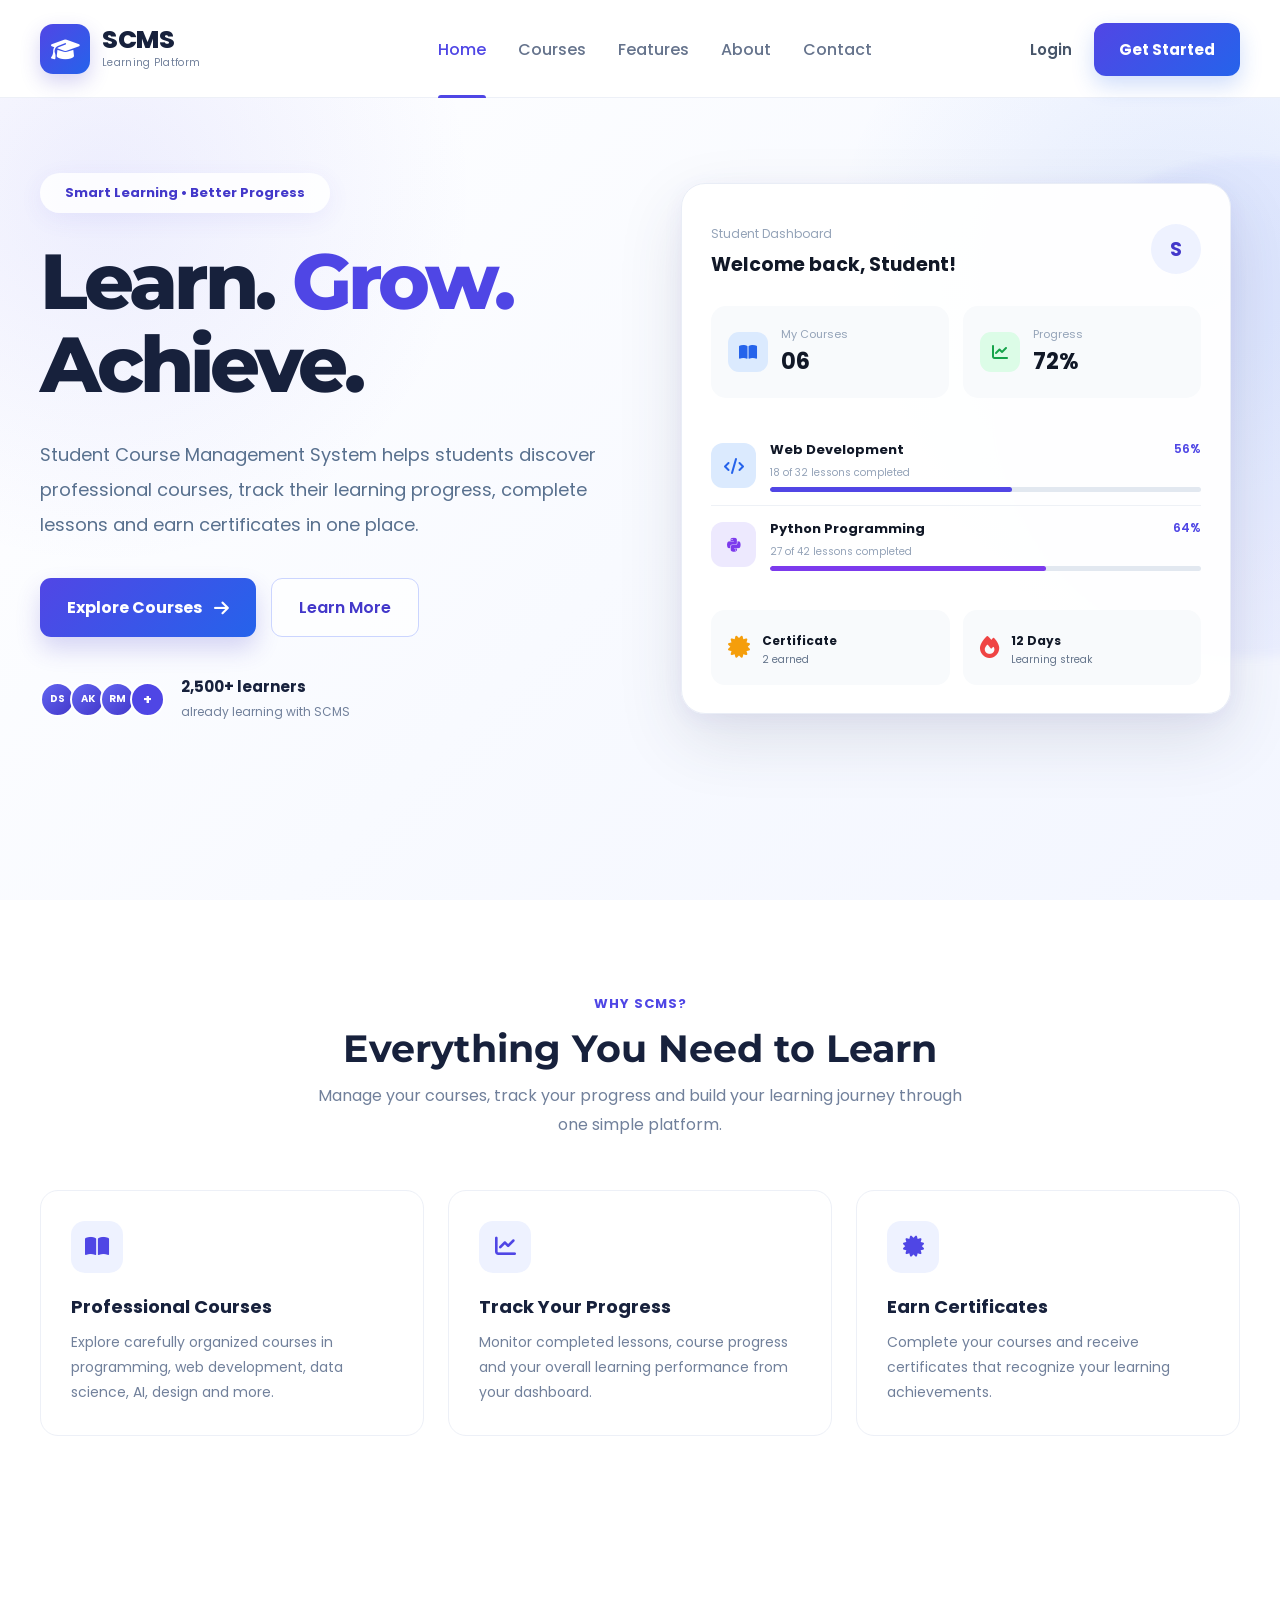
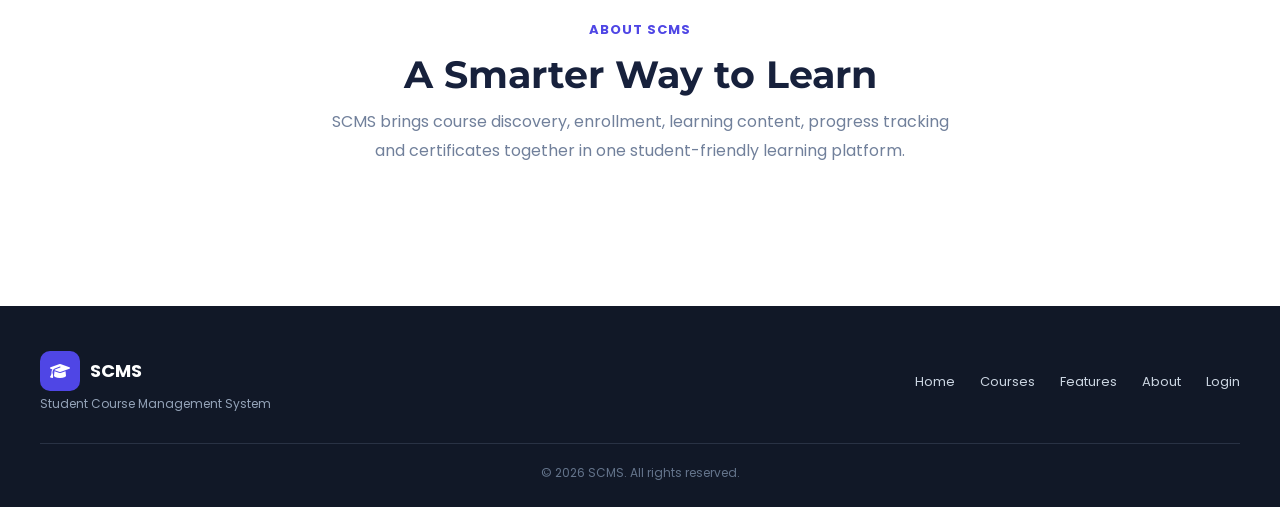
<file: index.html>
<!DOCTYPE html>
<html lang="en">
<head>
    <meta charset="UTF-8">
    <meta name="viewport" content="width=device-width, initial-scale=1.0">

    <title>SCMS | Student Course Management System</title>

    <link rel="preconnect" href="https://fonts.googleapis.com">
    <link rel="preconnect" href="https://fonts.gstatic.com" crossorigin>
    <link href="https://fonts.googleapis.com/css2?family=Montserrat:wght@500;600;700;800&family=Poppins:wght@400;500;600;700;800&display=swap" rel="stylesheet">

    <link rel="stylesheet"
          href="https://cdnjs.cloudflare.com/ajax/libs/font-awesome/6.5.2/css/all.min.css">

    <style>
        * {
            margin: 0;
            padding: 0;
            box-sizing: border-box;
        }

        html {
            scroll-behavior: smooth;
        }

        body {
            font-family: "Poppins", sans-serif;
            color: #17213c;
            background: #ffffff;
        }

        a {
            text-decoration: none;
            color: inherit;
        }

        button {
            font-family: inherit;
        }

        /* NAVBAR */

        .navbar {
            height: 98px;
            width: 100%;
            display: flex;
            align-items: center;
            border-bottom: 1px solid #edf0f7;
            background: rgba(255, 255, 255, 0.96);
            position: relative;
            z-index: 1000;
        }

        .nav-container {
            width: 1200px;
            max-width: calc(100% - 60px);
            margin: auto;
            display: flex;
            align-items: center;
            justify-content: space-between;
        }

        .brand {
            display: flex;
            align-items: center;
            gap: 12px;
        }

        .brand-icon {
            width: 50px;
            height: 50px;
            border-radius: 13px;
            background: linear-gradient(135deg, #5146e5, #2563eb);
            display: flex;
            align-items: center;
            justify-content: center;
            color: white;
            font-size: 23px;
            box-shadow: 0 8px 20px rgba(67, 56, 202, 0.22);
        }

        .brand-text h2 {
            font-size: 25px;
            font-weight: 800;
            line-height: 25px;
            letter-spacing: -0.5px;
        }

        .brand-text span {
            display: block;
            color: #71809b;
            font-size: 10px;
            margin-top: 3px;
            letter-spacing: 0.3px;
        }

        .nav-links {
            display: flex;
            align-items: center;
            gap: 32px;
            margin-left: 80px;
        }

        .nav-links a {
            height: 98px;
            display: flex;
            align-items: center;
            color: #65738c;
            font-size: 16px;
            font-weight: 500;
            position: relative;
            transition: 0.25s;
        }

        .nav-links a:hover,
        .nav-links a.active {
            color: #4f46e5;
        }

        .nav-links a.active::after {
            content: "";
            position: absolute;
            bottom: 0;
            left: 0;
            right: 0;
            height: 3px;
            background: #4f46e5;
            border-radius: 3px 3px 0 0;
        }

        .nav-actions {
            display: flex;
            align-items: center;
            gap: 22px;
        }

        .login-link {
            color: #475569;
            font-weight: 600;
            font-size: 15px;
        }

        .login-link:hover {
            color: #4f46e5;
        }

        .get-started {
            padding: 15px 25px;
            border-radius: 12px;
            color: white;
            background: linear-gradient(135deg, #5146e5, #2563eb);
            font-size: 15px;
            font-weight: 700;
            box-shadow: 0 9px 22px rgba(37, 99, 235, 0.22);
            transition: 0.25s;
        }

        .get-started:hover {
            transform: translateY(-2px);
            box-shadow: 0 13px 28px rgba(37, 99, 235, 0.3);
        }

        .mobile-menu {
            display: none;
            border: none;
            background: transparent;
            font-size: 23px;
            color: #334155;
            cursor: pointer;
        }

        /* HERO */

        .hero {
            min-height: calc(100vh - 98px);
            padding: 75px 0 85px;
            position: relative;
            overflow: hidden;
            background:
                radial-gradient(circle at 8% 12%, rgba(99, 102, 241, 0.11), transparent 27%),
                radial-gradient(circle at 94% 23%, rgba(37, 99, 235, 0.11), transparent 28%),
                linear-gradient(135deg, #ffffff 0%, #f8faff 52%, #f3f6ff 100%);
        }

        .hero::before {
            content: "";
            position: absolute;
            width: 500px;
            height: 500px;
            right: -220px;
            top: 60px;
            border-radius: 50%;
            background: rgba(129, 140, 248, 0.07);
            filter: blur(5px);
        }

        .hero-container {
            width: 1200px;
            max-width: calc(100% - 60px);
            margin: auto;
            display: grid;
            grid-template-columns: 1fr 1fr;
            align-items: center;
            gap: 65px;
        }

        .hero-left {
            position: relative;
            z-index: 2;
        }

        .hero-badge {
            display: inline-flex;
            align-items: center;
            padding: 10px 25px;
            border-radius: 30px;
            background: rgba(255, 255, 255, 0.85);
            color: #4338ca;
            font-size: 13px;
            font-weight: 700;
            box-shadow: 0 6px 25px rgba(79, 70, 229, 0.07);
            margin-bottom: 27px;
        }

        .hero-title {
            font-family: "Montserrat", sans-serif;
            font-size: 78px;
            line-height: 1.07;
            letter-spacing: -4px;
            font-weight: 800;
            color: #17213c;
            margin-bottom: 30px;
        }

        .hero-title .blue {
            color: #4f46e5;
        }

        .hero-description {
            max-width: 640px;
            color: #58708e;
            font-size: 18px;
            line-height: 1.95;
            margin-bottom: 36px;
        }

        .hero-buttons {
            display: flex;
            gap: 15px;
            align-items: center;
            margin-bottom: 38px;
        }

        .primary-btn {
            display: inline-flex;
            align-items: center;
            gap: 12px;
            padding: 17px 27px;
            border-radius: 11px;
            background: linear-gradient(135deg, #5146e5, #2563eb);
            color: white;
            font-size: 16px;
            font-weight: 700;
            box-shadow: 0 12px 24px rgba(67, 56, 202, 0.2);
            transition: 0.25s;
        }

        .primary-btn:hover {
            transform: translateY(-2px);
            box-shadow: 0 17px 30px rgba(67, 56, 202, 0.27);
        }

        .primary-btn i {
            font-size: 17px;
        }

        .secondary-btn {
            display: inline-flex;
            align-items: center;
            padding: 16px 27px;
            border-radius: 11px;
            border: 1px solid #cbd5ff;
            background: rgba(255, 255, 255, 0.7);
            color: #4338ca;
            font-size: 16px;
            font-weight: 600;
            transition: 0.25s;
        }

        .secondary-btn:hover {
            background: white;
            border-color: #6366f1;
            transform: translateY(-2px);
        }

        /* LEARNERS */

        .learners {
            display: flex;
            align-items: center;
            gap: 16px;
        }

        .avatars {
            display: flex;
            align-items: center;
        }

        .avatar {
            width: 35px;
            height: 35px;
            border-radius: 50%;
            margin-left: -5px;
            border: 2px solid white;
            background: linear-gradient(135deg, #6366f1, #4338ca);
            display: flex;
            align-items: center;
            justify-content: center;
            color: white;
            font-size: 10px;
            font-weight: 700;
        }

        .avatar:first-child {
            margin-left: 0;
        }

        .avatar.plus {
            background: #4f46e5;
            font-size: 14px;
        }

        .learner-text strong {
            display: block;
            color: #17213c;
            font-size: 15px;
        }

        .learner-text span {
            color: #71809b;
            font-size: 12px;
        }

        /* DASHBOARD PREVIEW */

        .hero-right {
            position: relative;
            min-height: 550px;
            display: flex;
            align-items: center;
            justify-content: center;
        }

        .dashboard-card {
            width: 550px;
            min-height: 505px;
            background: rgba(255, 255, 255, 0.96);
            border: 1px solid #e9edf6;
            border-radius: 24px;
            padding: 36px 29px 28px;
            box-shadow:
                0 25px 65px rgba(51, 65, 85, 0.13),
                0 5px 20px rgba(79, 70, 229, 0.06);
            position: relative;
            z-index: 2;
        }

        .dashboard-top {
            display: flex;
            justify-content: space-between;
            align-items: center;
            margin-bottom: 27px;
        }

        .welcome small {
            color: #94a3b8;
            font-size: 12px;
        }

        .welcome h3 {
            font-size: 19px;
            margin-top: 5px;
            color: #111827;
        }

        .student-avatar {
            width: 50px;
            height: 50px;
            border-radius: 50%;
            background: #eef2ff;
            color: #4338ca;
            display: flex;
            justify-content: center;
            align-items: center;
            font-size: 19px;
            font-weight: 700;
        }

        .dashboard-stats {
            display: grid;
            grid-template-columns: 1fr 1fr;
            gap: 14px;
            margin-bottom: 20px;
        }

        .dash-stat {
            padding: 20px 17px;
            border-radius: 15px;
            background: #f8fafc;
            display: flex;
            align-items: center;
            gap: 13px;
        }

        .stat-icon {
            width: 40px;
            height: 40px;
            border-radius: 11px;
            display: flex;
            justify-content: center;
            align-items: center;
            background: #dbeafe;
            color: #2563eb;
        }

        .stat-icon.green {
            background: #dcfce7;
            color: #16a34a;
        }

        .dash-stat small {
            display: block;
            color: #94a3b8;
            font-size: 11px;
            margin-bottom: 2px;
        }

        .dash-stat strong {
            font-size: 22px;
            color: #111827;
        }

        /* COURSE PROGRESS */

        .course-progress {
            padding: 9px 0;
        }

        .course-row {
            display: flex;
            align-items: center;
            gap: 14px;
            padding: 13px 0;
            border-bottom: 1px solid #eef1f6;
        }

        .course-row:last-child {
            border-bottom: none;
        }

        .course-icon {
            width: 45px;
            height: 45px;
            border-radius: 12px;
            display: flex;
            align-items: center;
            justify-content: center;
            background: #dbeafe;
            color: #2563eb;
            flex-shrink: 0;
        }

        .course-icon.python {
            background: #ede9fe;
            color: #7c3aed;
        }

        .course-info {
            flex: 1;
            min-width: 0;
        }

        .course-name {
            display: flex;
            justify-content: space-between;
            margin-bottom: 5px;
        }

        .course-name strong {
            font-size: 13px;
            color: #111827;
        }

        .course-name span {
            color: #4f46e5;
            font-size: 12px;
            font-weight: 600;
        }

        .lesson-text {
            font-size: 10px;
            color: #94a3b8;
            margin-bottom: 6px;
        }

        .progress-track {
            height: 5px;
            border-radius: 10px;
            background: #e2e8f0;
            overflow: hidden;
        }

        .progress-fill {
            height: 100%;
            border-radius: 10px;
            background: #5146e5;
        }

        .progress-fill.python {
            background: #7c3aed;
        }

        /* DASHBOARD BOTTOM */

        .dashboard-bottom {
            display: grid;
            grid-template-columns: 1fr 1fr;
            gap: 13px;
            margin-top: 17px;
        }

        .mini-stat {
            background: #f8fafc;
            padding: 17px;
            border-radius: 14px;
            display: flex;
            align-items: center;
            gap: 12px;
        }

        .mini-icon {
            font-size: 22px;
            color: #f59e0b;
        }

        .mini-icon.fire {
            color: #ef4444;
        }

        .mini-stat small {
            display: block;
            color: #64748b;
            font-size: 10px;
        }

        .mini-stat strong {
            font-size: 12px;
            color: #111827;
        }

        /* FLOATING NOTIFICATIONS */

        .floating-card {
            position: absolute;
            background: white;
            border-radius: 15px;
            padding: 14px 18px;
            display: flex;
            align-items: center;
            gap: 13px;
            box-shadow: 0 15px 35px rgba(30, 41, 59, 0.14);
            z-index: 4;
        }

        .floating-card.completed {
            top: 72px;
            left: -10px;
        }

        .floating-card.achievement {
            right: -20px;
            bottom: 65px;
        }

        .floating-icon {
            width: 37px;
            height: 37px;
            border-radius: 50%;
            display: flex;
            justify-content: center;
            align-items: center;
            background: #dcfce7;
            color: #16a34a;
        }

        .achievement .floating-icon {
            background: #fff7ed;
            color: #f59e0b;
        }

        .floating-text strong {
            display: block;
            color: #111827;
            font-size: 11px;
        }

        .floating-text span {
            display: block;
            color: #94a3b8;
            font-size: 10px;
            margin-top: 3px;
        }

        /* FEATURES SECTION */

        .features-section {
            padding: 90px 0;
            background: #ffffff;
        }

        .section-container {
            width: 1200px;
            max-width: calc(100% - 60px);
            margin: auto;
        }

        .section-heading {
            text-align: center;
            margin-bottom: 50px;
        }

        .section-heading span {
            color: #4f46e5;
            font-size: 13px;
            font-weight: 700;
            text-transform: uppercase;
            letter-spacing: 1px;
        }

        .section-heading h2 {
            font-family: "Montserrat", sans-serif;
            font-size: 38px;
            margin: 10px 0;
            color: #17213c;
        }

        .section-heading p {
            color: #71809b;
            max-width: 650px;
            margin: auto;
            line-height: 1.8;
        }

        .feature-grid {
            display: grid;
            grid-template-columns: repeat(3, 1fr);
            gap: 24px;
        }

        .feature-card {
            padding: 30px;
            border: 1px solid #edf0f7;
            border-radius: 18px;
            background: white;
            transition: 0.3s;
        }

        .feature-card:hover {
            transform: translateY(-7px);
            box-shadow: 0 18px 40px rgba(51, 65, 85, 0.09);
        }

        .feature-icon {
            width: 52px;
            height: 52px;
            border-radius: 14px;
            display: flex;
            align-items: center;
            justify-content: center;
            background: #eef2ff;
            color: #4f46e5;
            font-size: 21px;
            margin-bottom: 20px;
        }

        .feature-card h3 {
            font-size: 18px;
            margin-bottom: 10px;
        }

        .feature-card p {
            color: #71809b;
            font-size: 14px;
            line-height: 1.8;
        }

        /* FOOTER */

        footer {
            background: #111827;
            color: white;
            padding: 45px 0 25px;
        }

        .footer-container {
            width: 1200px;
            max-width: calc(100% - 60px);
            margin: auto;
            display: flex;
            justify-content: space-between;
            align-items: center;
        }

        .footer-brand {
            display: flex;
            align-items: center;
            gap: 10px;
        }

        .footer-brand-icon {
            width: 40px;
            height: 40px;
            border-radius: 10px;
            background: #4f46e5;
            display: flex;
            justify-content: center;
            align-items: center;
        }

        .footer-brand strong {
            font-size: 18px;
        }

        .footer-text {
            color: #94a3b8;
            font-size: 12px;
            margin-top: 4px;
        }

        .footer-links {
            display: flex;
            gap: 25px;
            color: #cbd5e1;
            font-size: 13px;
        }

        .footer-links a:hover {
            color: white;
        }

        .copyright {
            width: 1200px;
            max-width: calc(100% - 60px);
            margin: 30px auto 0;
            padding-top: 20px;
            border-top: 1px solid #293244;
            text-align: center;
            color: #64748b;
            font-size: 12px;
        }

        /* RESPONSIVE */

        @media (max-width: 1100px) {
            .hero-title {
                font-size: 62px;
            }

            .hero-container {
                gap: 30px;
            }

            .dashboard-card {
                width: 500px;
            }

            .floating-card.completed {
                left: -30px;
            }
        }

        @media (max-width: 900px) {
            .nav-links,
            .nav-actions {
                display: none;
            }

            .mobile-menu {
                display: block;
            }

            .hero {
                padding-top: 55px;
            }

            .hero-container {
                grid-template-columns: 1fr;
                text-align: center;
            }

            .hero-left {
                display: flex;
                flex-direction: column;
                align-items: center;
            }

            .hero-description {
                max-width: 700px;
            }

            .hero-right {
                min-height: 500px;
                margin-top: 10px;
            }

            .dashboard-card {
                width: min(550px, 100%);
            }

            .feature-grid {
                grid-template-columns: 1fr 1fr;
            }

            .footer-container {
                flex-direction: column;
                gap: 25px;
            }
        }

        @media (max-width: 600px) {
            .navbar {
                height: 78px;
            }

            .nav-container {
                max-width: calc(100% - 30px);
            }

            .brand-icon {
                width: 43px;
                height: 43px;
            }

            .brand-text h2 {
                font-size: 21px;
            }

            .hero {
                min-height: auto;
                padding: 50px 0 70px;
            }

            .hero-container,
            .section-container {
                max-width: calc(100% - 30px);
            }

            .hero-title {
                font-size: 45px;
                letter-spacing: -2px;
            }

            .hero-description {
                font-size: 15px;
                line-height: 1.8;
            }

            .hero-buttons {
                flex-direction: column;
                width: 100%;
            }

            .primary-btn,
            .secondary-btn {
                width: 100%;
                justify-content: center;
            }

            .learners {
                justify-content: center;
            }

            .hero-right {
                min-height: 430px;
            }

            .dashboard-card {
                padding: 24px 17px;
                min-height: auto;
                border-radius: 20px;
            }

            .dashboard-stats {
                gap: 8px;
            }

            .dash-stat {
                padding: 14px 10px;
            }

            .floating-card {
                transform: scale(0.82);
            }

            .floating-card.completed {
                left: -45px;
                top: 25px;
            }

            .floating-card.achievement {
                right: -45px;
                bottom: 25px;
            }

            .feature-grid {
                grid-template-columns: 1fr;
            }

            .section-heading h2 {
                font-size: 30px;
            }

            .footer-links {
                flex-wrap: wrap;
                justify-content: center;
            }

            .copyright {
                max-width: calc(100% - 30px);
            }
        }
    </style>
</head>

<body>

    <!-- NAVBAR -->
    <header class="navbar">
        <div class="nav-container">

            <a href="index.html" class="brand">
                <div class="brand-icon">
                    <i class="fa-solid fa-graduation-cap"></i>
                </div>

                <div class="brand-text">
                    <h2>SCMS</h2>
                    <span>Learning Platform</span>
                </div>
            </a>

            <nav class="nav-links">
                <a href="index.html" class="active">Home</a>
                <a href="student/courses.html">Courses</a>
                <a href="#features">Features</a>
                <a href="#about">About</a>
                <a href="#contact">Contact</a>
            </nav>

            <div class="nav-actions">
                <a href="student/login.html" class="login-link">Login</a>
                <a href="student/register.html" class="get-started">Get Started</a>
            </div>

            <button class="mobile-menu" id="mobileMenu">
                <i class="fa-solid fa-bars"></i>
            </button>

        </div>
    </header>


    <!-- HERO -->
    <section class="hero">

        <div class="hero-container">

            <!-- LEFT -->
            <div class="hero-left">

                <div class="hero-badge">
                    Smart Learning • Better Progress
                </div>

                <h1 class="hero-title">
                    Learn.
                    <span class="blue">Grow.</span><br>
                    Achieve.
                </h1>

                <p class="hero-description">
                    Student Course Management System helps students discover
                    professional courses, track their learning progress,
                    complete lessons and earn certificates in one place.
                </p>

                <div class="hero-buttons">

                    <a href="student/courses.html" class="primary-btn">
                        Explore Courses
                        <i class="fa-solid fa-arrow-right"></i>
                    </a>

                    <a href="#about" class="secondary-btn">
                        Learn More
                    </a>

                </div>

                <div class="learners">

                    <div class="avatars">
                        <div class="avatar">DS</div>
                        <div class="avatar">AK</div>
                        <div class="avatar">RM</div>
                        <div class="avatar plus">+</div>
                    </div>

                    <div class="learner-text">
                        <strong>2,500+ learners</strong>
                        <span>already learning with SCMS</span>
                    </div>

                </div>

            </div>


            <!-- RIGHT DASHBOARD -->
            <div class="hero-right">

                <div class="dashboard-card">

                    <div class="dashboard-top">

                        <div class="welcome">
                            <small>Student Dashboard</small>
                            <h3>Welcome back, Student!</h3>
                        </div>

                        <div class="student-avatar">
                            S
                        </div>

                    </div>


                    <div class="dashboard-stats">

                        <div class="dash-stat">

                            <div class="stat-icon">
                                <i class="fa-solid fa-book-open"></i>
                            </div>

                            <div>
                                <small>My Courses</small>
                                <strong>06</strong>
                            </div>

                        </div>

                        <div class="dash-stat">

                            <div class="stat-icon green">
                                <i class="fa-solid fa-chart-line"></i>
                            </div>

                            <div>
                                <small>Progress</small>
                                <strong>72%</strong>
                            </div>

                        </div>

                    </div>


                    <div class="course-progress">

                        <div class="course-row">

                            <div class="course-icon">
                                <i class="fa-solid fa-code"></i>
                            </div>

                            <div class="course-info">

                                <div class="course-name">
                                    <strong>Web Development</strong>
                                    <span>56%</span>
                                </div>

                                <div class="lesson-text">
                                    18 of 32 lessons completed
                                </div>

                                <div class="progress-track">
                                    <div class="progress-fill"
                                         style="width:56%;">
                                    </div>
                                </div>

                            </div>

                        </div>


                        <div class="course-row">

                            <div class="course-icon python">
                                <i class="fa-brands fa-python"></i>
                            </div>

                            <div class="course-info">

                                <div class="course-name">
                                    <strong>Python Programming</strong>
                                    <span>64%</span>
                                </div>

                                <div class="lesson-text">
                                    27 of 42 lessons completed
                                </div>

                                <div class="progress-track">
                                    <div class="progress-fill python"
                                         style="width:64%;">
                                    </div>
                                </div>

                            </div>

                        </div>

                    </div>


                    <div class="dashboard-bottom">

                        <div class="mini-stat">

                            <div class="mini-icon">
                                <i class="fa-solid fa-certificate"></i>
                            </div>

                            <div>
                                <strong>Certificate</strong>
                                <small>2 earned</small>
                            </div>

                        </div>

                        <div class="mini-stat">

                            <div class="mini-icon fire">
                                <i class="fa-solid fa-fire"></i>
                            </div>

                            <div>
                                <strong>12 Days</strong>
                                <small>Learning streak</small>
                            </div>

                        </div>

                    </div>

                </div>


               

            </div>

        </div>

    </section>


    <!-- FEATURES -->
    <section class="features-section" id="features">

        <div class="section-container">

            <div class="section-heading">

                <span>Why SCMS?</span>

                <h2>Everything You Need to Learn</h2>

                <p>
                    Manage your courses, track your progress and build your
                    learning journey through one simple platform.
                </p>

            </div>


            <div class="feature-grid">

                <div class="feature-card">

                    <div class="feature-icon">
                        <i class="fa-solid fa-book-open"></i>
                    </div>

                    <h3>Professional Courses</h3>

                    <p>
                        Explore carefully organized courses in programming,
                        web development, data science, AI, design and more.
                    </p>

                </div>


                <div class="feature-card">

                    <div class="feature-icon">
                        <i class="fa-solid fa-chart-line"></i>
                    </div>

                    <h3>Track Your Progress</h3>

                    <p>
                        Monitor completed lessons, course progress and your
                        overall learning performance from your dashboard.
                    </p>

                </div>


                <div class="feature-card">

                    <div class="feature-icon">
                        <i class="fa-solid fa-certificate"></i>
                    </div>

                    <h3>Earn Certificates</h3>

                    <p>
                        Complete your courses and receive certificates that
                        recognize your learning achievements.
                    </p>

                </div>

            </div>

        </div>

    </section>


    <!-- ABOUT -->
    <section class="features-section" id="about">

        <div class="section-container">

            <div class="section-heading">

                <span>About SCMS</span>

                <h2>A Smarter Way to Learn</h2>

                <p>
                    SCMS brings course discovery, enrollment, learning
                    content, progress tracking and certificates together
                    in one student-friendly learning platform.
                </p>

            </div>

        </div>

    </section>


    <!-- FOOTER -->
    <footer id="contact">

        <div class="footer-container">

            <div>

                <div class="footer-brand">

                    <div class="footer-brand-icon">
                        <i class="fa-solid fa-graduation-cap"></i>
                    </div>

                    <strong>SCMS</strong>

                </div>

                <div class="footer-text">
                    Student Course Management System
                </div>

            </div>


            <div class="footer-links">

                <a href="index.html">Home</a>
                <a href="student/courses.html">Courses</a>
                <a href="#features">Features</a>
                <a href="#about">About</a>
                <a href="student/login.html">Login</a>

            </div>

        </div>


        <div class="copyright">
            © 2026 SCMS. All rights reserved.
        </div>

    </footer>


    <script>
        const mobileMenu = document.getElementById("mobileMenu");

        mobileMenu.addEventListener("click", function () {

            const nav = document.querySelector(".nav-links");
            const actions = document.querySelector(".nav-actions");

            if (nav.style.display === "flex") {
                nav.style.display = "none";
                actions.style.display = "none";
            } else {
                nav.style.display = "flex";
                actions.style.display = "flex";

                nav.style.position = "absolute";
                nav.style.top = "78px";
                nav.style.left = "0";
                nav.style.right = "0";
                nav.style.height = "auto";
                nav.style.padding = "20px";
                nav.style.background = "#ffffff";
                nav.style.flexDirection = "column";
                nav.style.margin = "0";
                nav.style.gap = "20px";
                nav.style.boxShadow = "0 10px 25px rgba(0,0,0,0.08)";

                actions.style.position = "absolute";
                actions.style.top = "370px";
                actions.style.left = "0";
                actions.style.right = "0";
                actions.style.padding = "20px";
                actions.style.background = "#ffffff";
                actions.style.justifyContent = "center";
                actions.style.boxShadow = "0 15px 25px rgba(0,0,0,0.08)";
            }

        });
    </script>

</body>
</html>
</file>
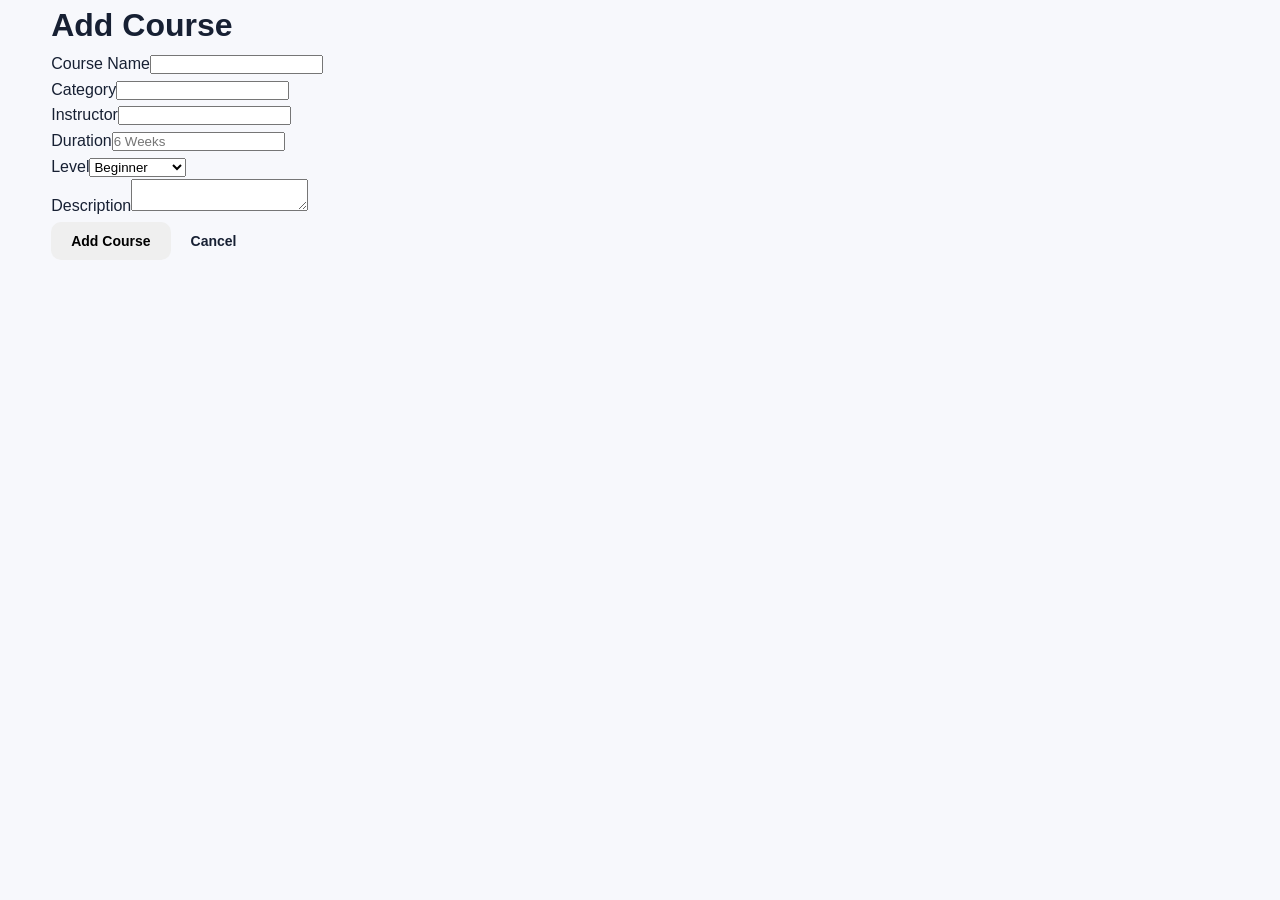
<file: admin/add-course.html>
<!DOCTYPE html>
<html lang="en">
<head>
<meta charset="UTF-8">
<meta name="viewport" content="width=device-width, initial-scale=1.0">
<title>Add Course | SCMS</title>
<link rel="stylesheet" href="../css/style.css">
</head>
<body>
<script>renderNav("admin")</script><main class="page"><div class="container"><div class="form-card"><h1>Add Course</h1><div id="msg"></div><form id="form"><div class="form-group"><label>Course Name</label><input id="title" required></div><div class="form-group"><label>Category</label><input id="category" required></div><div class="form-group"><label>Instructor</label><input id="instructor" required></div><div class="form-group"><label>Duration</label><input id="duration" placeholder="6 Weeks" required></div><div class="form-group"><label>Level</label><select id="level"><option>Beginner</option><option>Intermediate</option><option>Advanced</option></select></div><div class="form-group"><label>Description</label><textarea id="description" required></textarea></div><div class="form-actions"><button class="btn">Add Course</button><a class="btn secondary" href="courses.html">Cancel</a></div></form></div></div></main>
<script>if(protect("admin"))form.onsubmit=e=>{e.preventDefault();let l=getData("scms_courses",[]);l.push({id:Date.now(),title:title.value,category:category.value,instructor:instructor.value,duration:duration.value,level:level.value,description:description.value});saveData("scms_courses",l);location.href="courses.html"}</script>

<script src="../js/main.js"></script>
</body>
</html>
</file>
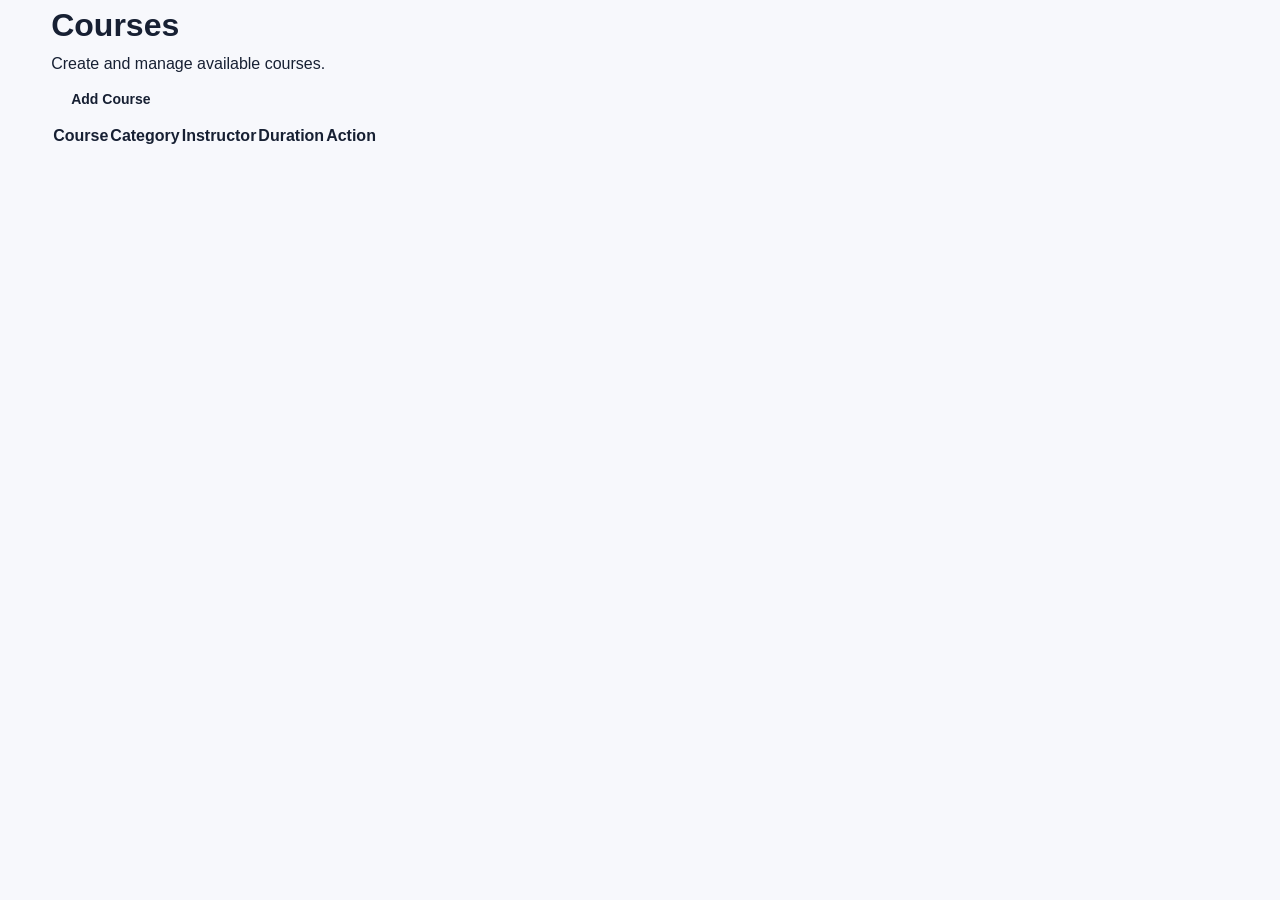
<file: admin/courses.html>
<!DOCTYPE html>
<html lang="en">
<head>
<meta charset="UTF-8">
<meta name="viewport" content="width=device-width, initial-scale=1.0">
<title>Courses | SCMS</title>
<link rel="stylesheet" href="../css/style.css">
</head>
<body>
<script>renderNav("admin")</script><main class="page"><div class="container"><div class="filter-bar"><div><h1 style="margin:0">Courses</h1><p class="muted">Create and manage available courses.</p></div><a class="btn" href="add-course.html">Add Course</a></div><div class="table-wrap"><table><thead><tr><th>Course</th><th>Category</th><th>Instructor</th><th>Duration</th><th>Action</th></tr></thead><tbody id="rows"></tbody></table></div></div></main>
<script>if(protect("admin")){let list=getData("scms_courses",courses);rows.innerHTML=list.map(c=>`<tr><td>${c.title}</td><td>${c.category}</td><td>${c.instructor}</td><td>${c.duration}</td><td class="actions"><a class="btn secondary" href="edit-course.html?id=${c.id}">Edit</a><button class="btn danger" onclick="removeCourse(${c.id})">Delete</button></td></tr>`).join("");window.removeCourse=id=>{if(confirm("Delete this course?")){let l=getData("scms_courses",[]).filter(c=>c.id!==id);saveData("scms_courses",l);location.reload()}}}</script>

<script src="../js/main.js"></script>
</body>
</html>
</file>
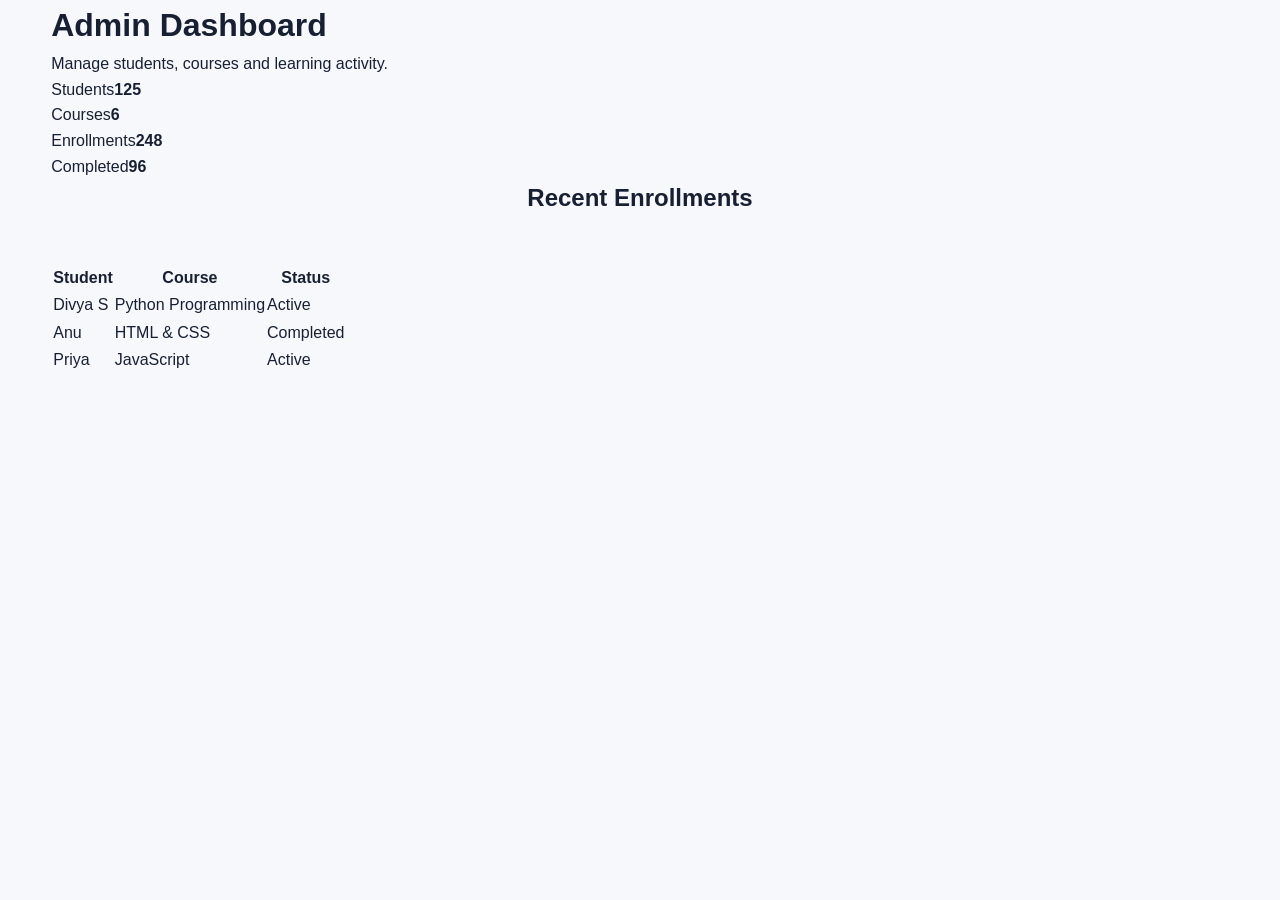
<file: admin/dashboard.html>
<!DOCTYPE html>
<html lang="en">
<head>
<meta charset="UTF-8">
<meta name="viewport" content="width=device-width, initial-scale=1.0">
<title>Admin Dashboard | SCMS</title>
<link rel="stylesheet" href="../css/style.css">
</head>
<body>
<script>renderNav("admin")</script><main class="page"><div class="container"><h1>Admin Dashboard</h1><p class="muted">Manage students, courses and learning activity.</p><div class="stats"><div class="stat">Students<strong>125</strong></div><div class="stat">Courses<strong>6</strong></div><div class="stat">Enrollments<strong>248</strong></div><div class="stat">Completed<strong>96</strong></div></div><h2 class="section-title">Recent Enrollments</h2><div class="table-wrap"><table><thead><tr><th>Student</th><th>Course</th><th>Status</th></tr></thead><tbody><tr><td>Divya S</td><td>Python Programming</td><td><span class="badge">Active</span></td></tr><tr><td>Anu</td><td>HTML & CSS</td><td><span class="badge">Completed</span></td></tr><tr><td>Priya</td><td>JavaScript</td><td><span class="badge">Active</span></td></tr></tbody></table></div></div></main><script>protect("admin")</script>

<script src="../js/main.js"></script>
</body>
</html>
</file>
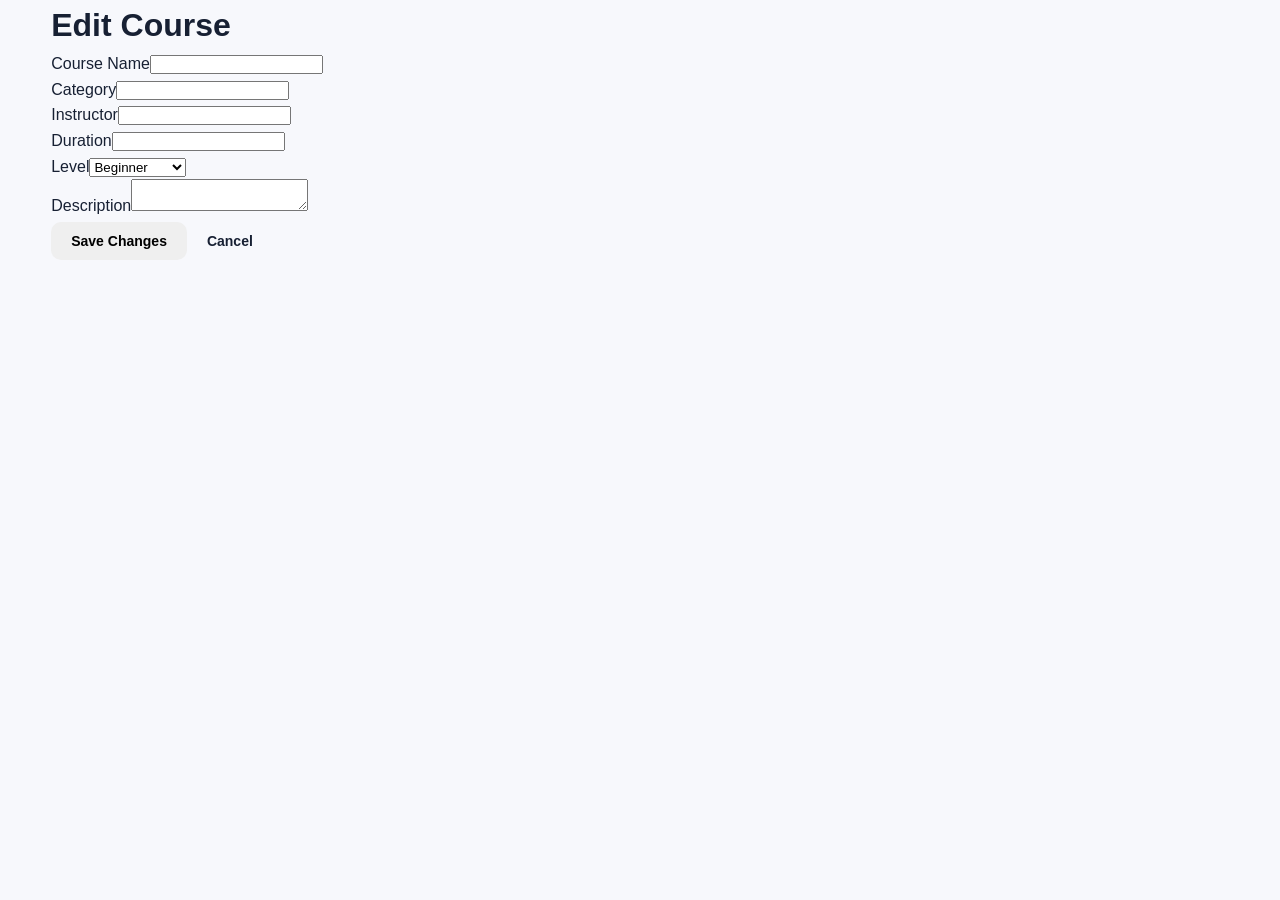
<file: admin/edit-course.html>
<!DOCTYPE html>
<html lang="en">
<head>
<meta charset="UTF-8">
<meta name="viewport" content="width=device-width, initial-scale=1.0">
<title>Edit Course | SCMS</title>
<link rel="stylesheet" href="../css/style.css">
</head>
<body>
<script>renderNav("admin")</script><main class="page"><div class="container"><div class="form-card"><h1>Edit Course</h1><form id="form"><div class="form-group"><label>Course Name</label><input id="title" required></div><div class="form-group"><label>Category</label><input id="category" required></div><div class="form-group"><label>Instructor</label><input id="instructor" required></div><div class="form-group"><label>Duration</label><input id="duration" required></div><div class="form-group"><label>Level</label><select id="level"><option>Beginner</option><option>Intermediate</option><option>Advanced</option></select></div><div class="form-group"><label>Description</label><textarea id="description" required></textarea></div><div class="form-actions"><button class="btn">Save Changes</button><a class="btn secondary" href="courses.html">Cancel</a></div></form></div></div></main>
<script>if(protect("admin")){let id=Number(new URLSearchParams(location.search).get("id"));let l=getData("scms_courses",courses);let c=l.find(x=>x.id===id)||l[0];title.value=c.title;category.value=c.category;instructor.value=c.instructor;duration.value=c.duration;level.value=c.level;description.value=c.description;form.onsubmit=e=>{e.preventDefault();Object.assign(c,{title:title.value,category:category.value,instructor:instructor.value,duration:duration.value,level:level.value,description:description.value});saveData("scms_courses",l);location.href="courses.html"}}}</script>

<script src="../js/main.js"></script>
</body>
</html>
</file>
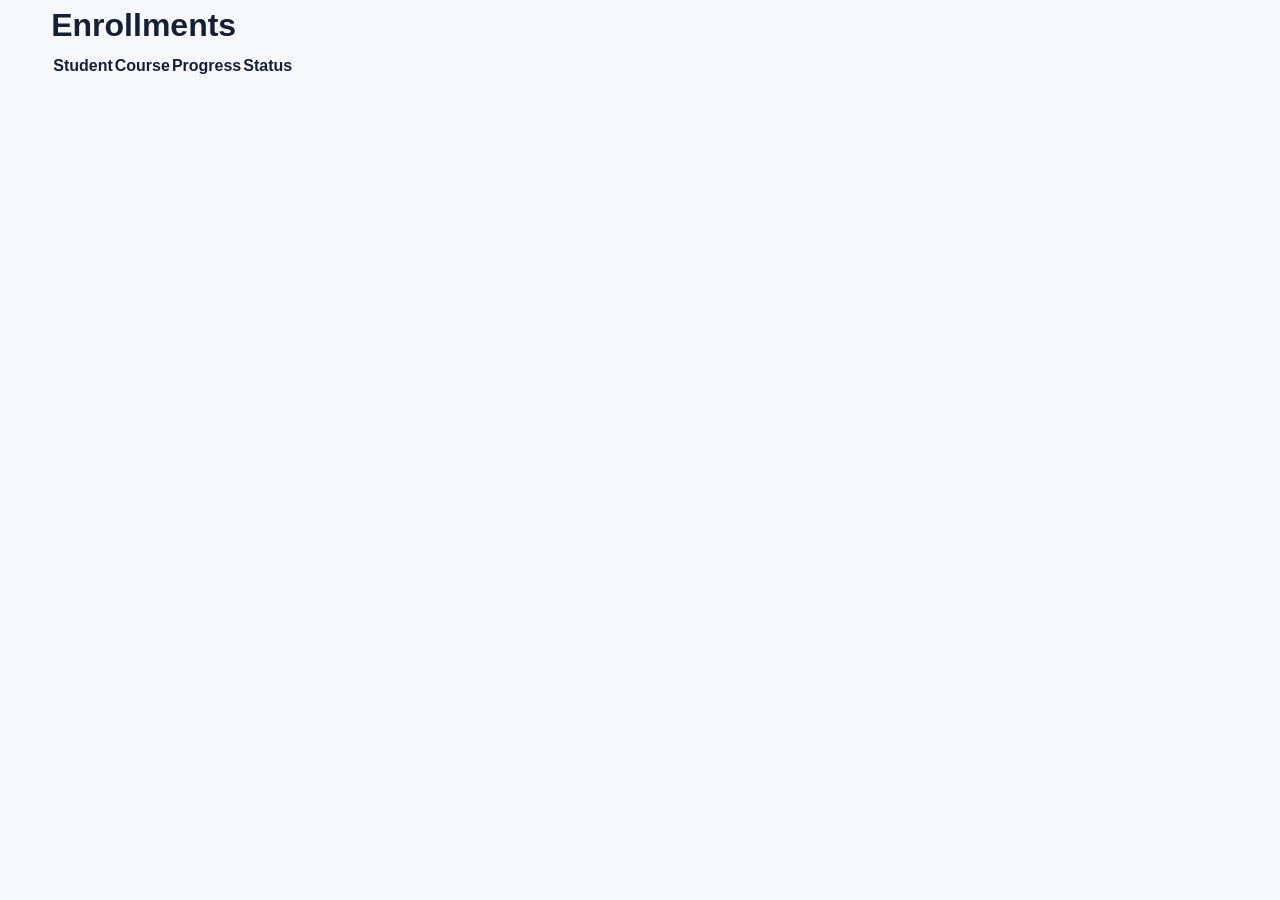
<file: admin/enrollments.html>
<!DOCTYPE html>
<html lang="en">
<head>
<meta charset="UTF-8">
<meta name="viewport" content="width=device-width, initial-scale=1.0">
<title>Enrollments | SCMS</title>
<link rel="stylesheet" href="../css/style.css">
</head>
<body>
<script>renderNav("admin")</script><main class="page"><div class="container"><h1>Enrollments</h1><div class="table-wrap"><table><thead><tr><th>Student</th><th>Course</th><th>Progress</th><th>Status</th></tr></thead><tbody id="rows"></tbody></table></div></div></main>
<script>if(protect("admin")){let e=getData("scms_enrollments",[]);let list=getData("scms_courses",courses);rows.innerHTML=e.map(x=>{let c=list.find(c=>c.id===x.courseId)||{title:"Unknown"};return `<tr><td>${x.student}</td><td>${c.title}</td><td>${x.progress}%</td><td><span class="badge">${x.status}</span></td></tr>`}).join("")||'<tr><td colspan="4">No enrollments yet.</td></tr>'}</script>

<script src="../js/main.js"></script>
</body>
</html>
</file>
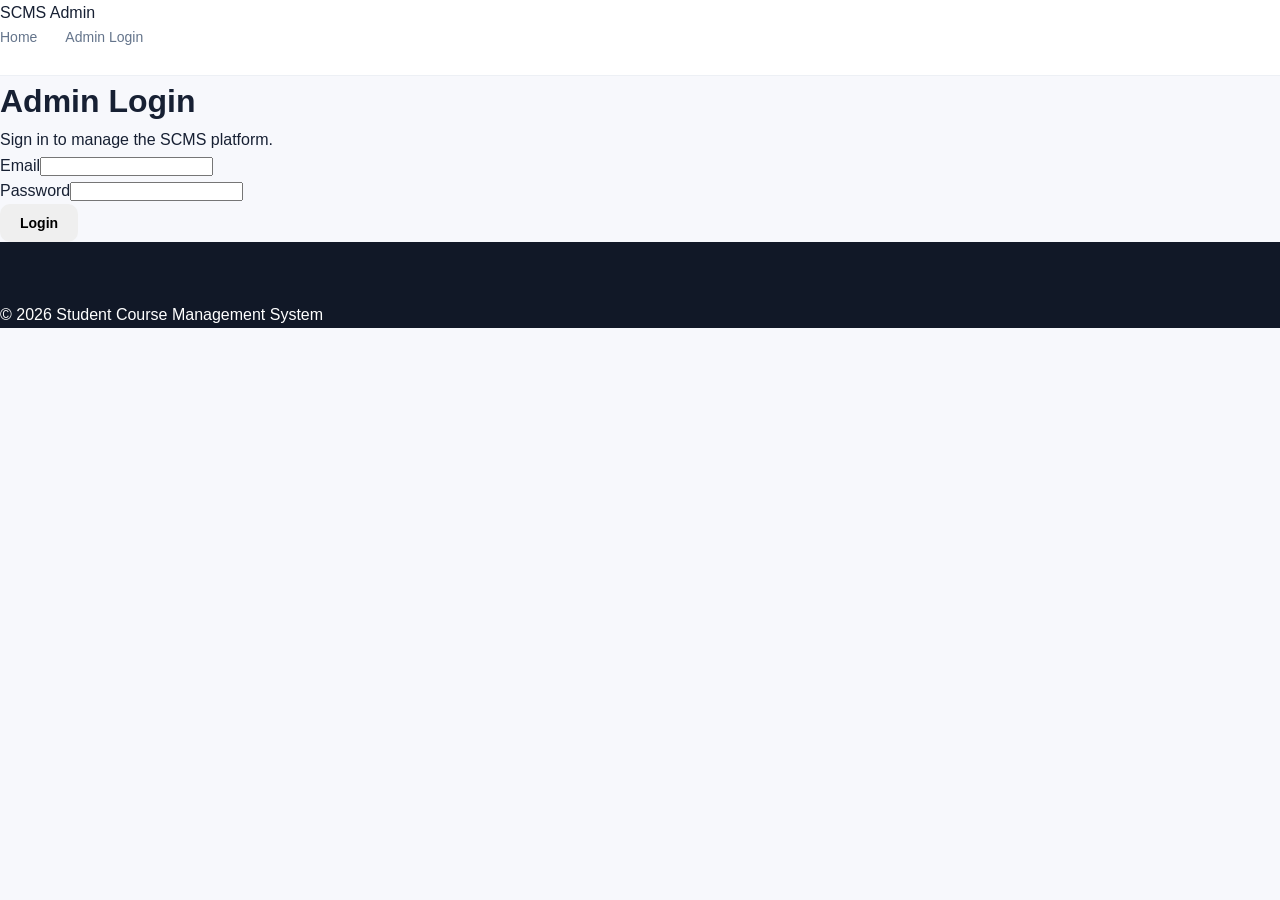
<file: admin/login.html>
<!DOCTYPE html>
<html lang="en"><head><meta charset="UTF-8"><meta name="viewport" content="width=device-width, initial-scale=1.0"><title>Admin Login | SCMS</title><link rel="stylesheet" href="../css/style.css"></head>
<body><header class="navbar"><a class="logo" href="../index.html">SCMS Admin</a><nav class="nav-links"><a href="../index.html">Home</a><a href="login.html">Admin Login</a></nav></header>
<main class="auth-page"><div class="auth-card"><h1>Admin Login</h1><p class="muted">Sign in to manage the SCMS platform.</p><div id="msg"></div><form id="form"><div class="form-group"><label>Email</label><input id="email" type="email" required></div><div class="form-group"><label>Password</label><input id="password" type="password" required></div><button class="btn" type="submit">Login</button></form></div></main><footer class="footer"><p>© 2026 Student Course Management System</p></footer>
<script src="../js/main.js"></script><script>form.onsubmit=e=>{e.preventDefault();if(loginAdmin(email.value,password.value))location.href="dashboard.html";else msg.innerHTML='<div class="alert error">Invalid admin credentials.</div>'}</script></body></html>
</file>
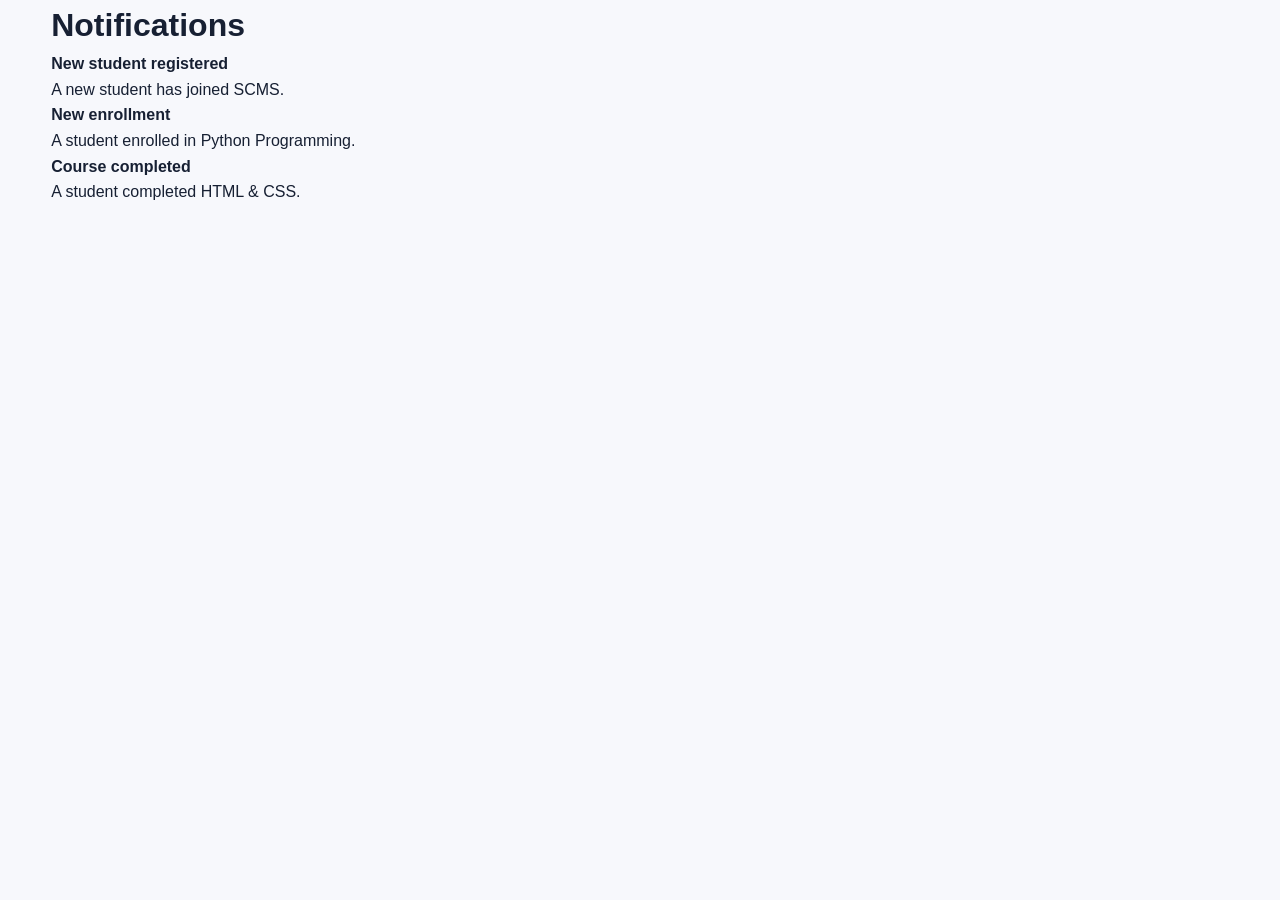
<file: admin/notifications.html>
<!DOCTYPE html>
<html lang="en">
<head>
<meta charset="UTF-8">
<meta name="viewport" content="width=device-width, initial-scale=1.0">
<title>Notifications | SCMS</title>
<link rel="stylesheet" href="../css/style.css">
</head>
<body>
<script>renderNav("admin")</script><main class="page"><div class="container"><h1>Notifications</h1><div class="card"><div class="notification"><strong>New student registered</strong><br><span class="muted">A new student has joined SCMS.</span></div><div class="notification"><strong>New enrollment</strong><br><span class="muted">A student enrolled in Python Programming.</span></div><div class="notification"><strong>Course completed</strong><br><span class="muted">A student completed HTML & CSS.</span></div></div></div></main>

<script src="../js/main.js"></script>
</body>
</html>
</file>
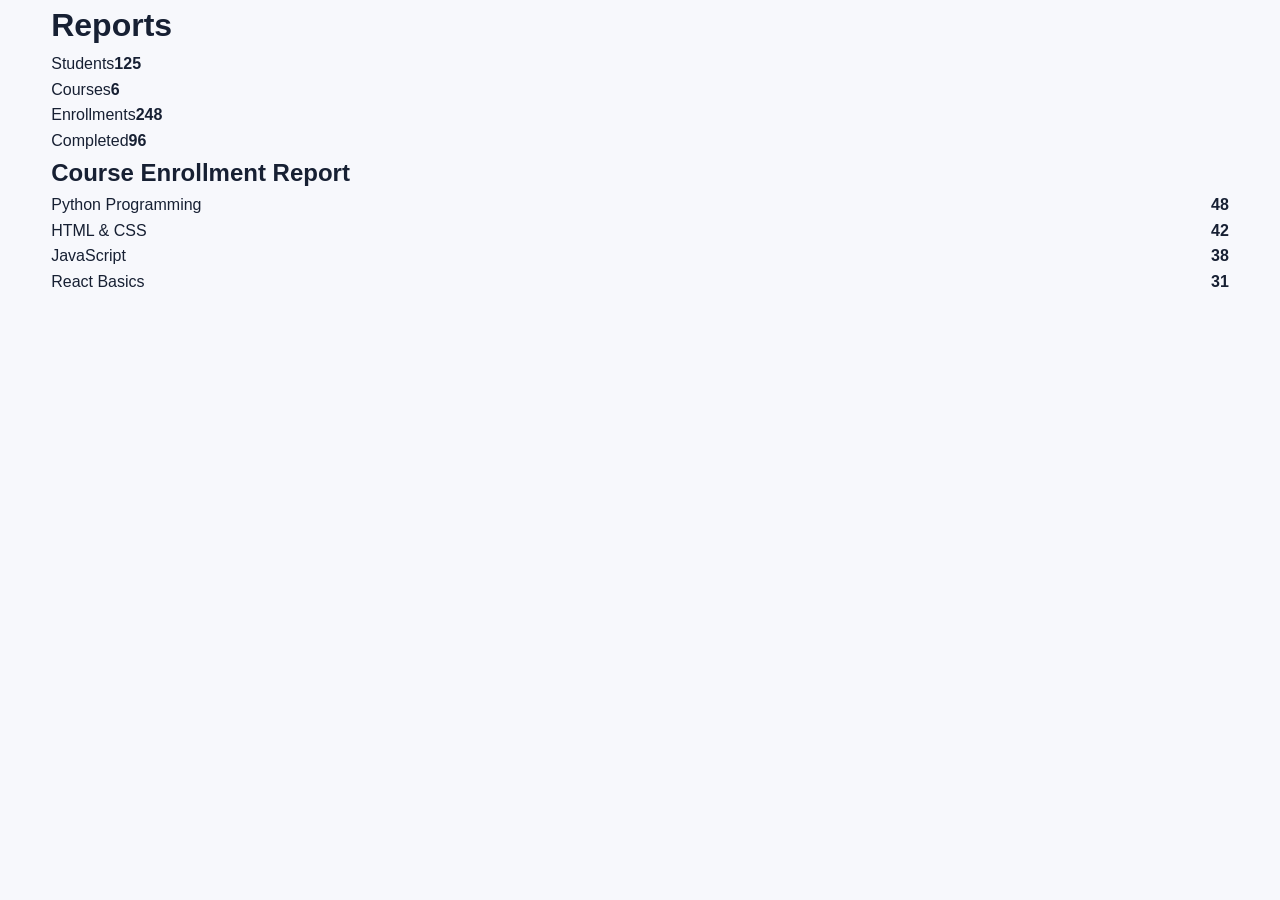
<file: admin/reports.html>
<!DOCTYPE html>
<html lang="en">
<head>
<meta charset="UTF-8">
<meta name="viewport" content="width=device-width, initial-scale=1.0">
<title>Reports | SCMS</title>
<link rel="stylesheet" href="../css/style.css">
</head>
<body>
<script>renderNav("admin")</script><main class="page"><div class="container"><h1>Reports</h1><div class="stats"><div class="stat">Students<strong>125</strong></div><div class="stat">Courses<strong>6</strong></div><div class="stat">Enrollments<strong>248</strong></div><div class="stat">Completed<strong>96</strong></div></div><div class="card"><h2>Course Enrollment Report</h2><div class="notification">Python Programming <strong style="float:right">48</strong></div><div class="notification">HTML & CSS <strong style="float:right">42</strong></div><div class="notification">JavaScript <strong style="float:right">38</strong></div><div class="notification">React Basics <strong style="float:right">31</strong></div></div></div></main>

<script src="../js/main.js"></script>
</body>
</html>
</file>
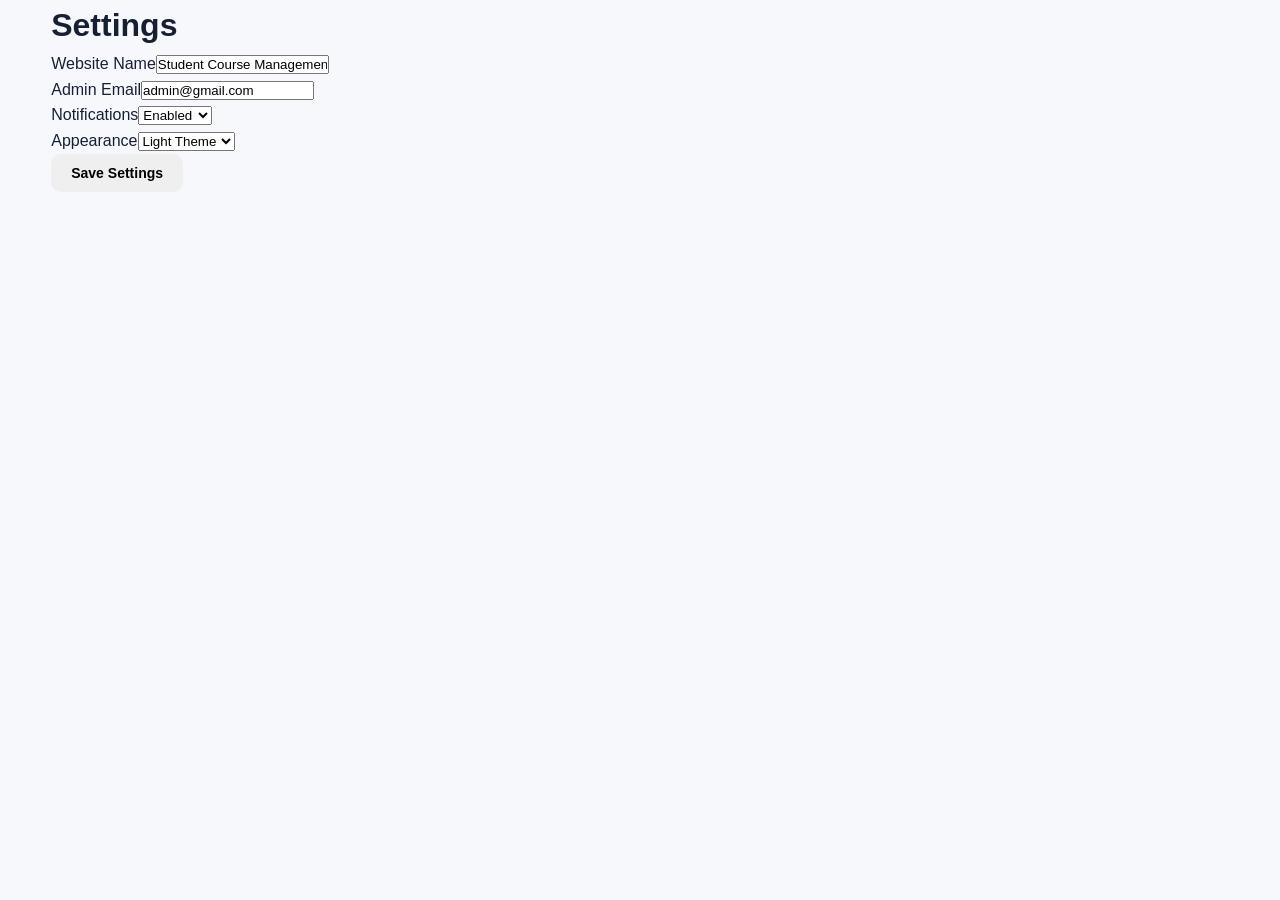
<file: admin/settings.html>
<!DOCTYPE html>
<html lang="en">
<head>
<meta charset="UTF-8">
<meta name="viewport" content="width=device-width, initial-scale=1.0">
<title>Settings | SCMS</title>
<link rel="stylesheet" href="../css/style.css">
</head>
<body>
<script>renderNav("admin")</script><main class="page"><div class="container"><div class="form-card" style="margin-left:0"><h1>Settings</h1><div id="msg"></div><form id="form"><div class="form-group"><label>Website Name</label><input id="siteName" value="Student Course Management System"></div><div class="form-group"><label>Admin Email</label><input id="email" type="email" value="admin@gmail.com"></div><div class="form-group"><label>Notifications</label><select id="notifications"><option>Enabled</option><option>Disabled</option></select></div><div class="form-group"><label>Appearance</label><select><option>Light Theme</option></select></div><button class="btn">Save Settings</button></form></div></div></main>
<script>if(protect("admin"))form.onsubmit=e=>{e.preventDefault();saveData("scms_settings",{siteName:siteName.value,email:email.value,notifications:notifications.value});msg.innerHTML='<div class="alert">Settings saved successfully.</div>'}</script>

<script src="../js/main.js"></script>
</body>
</html>
</file>
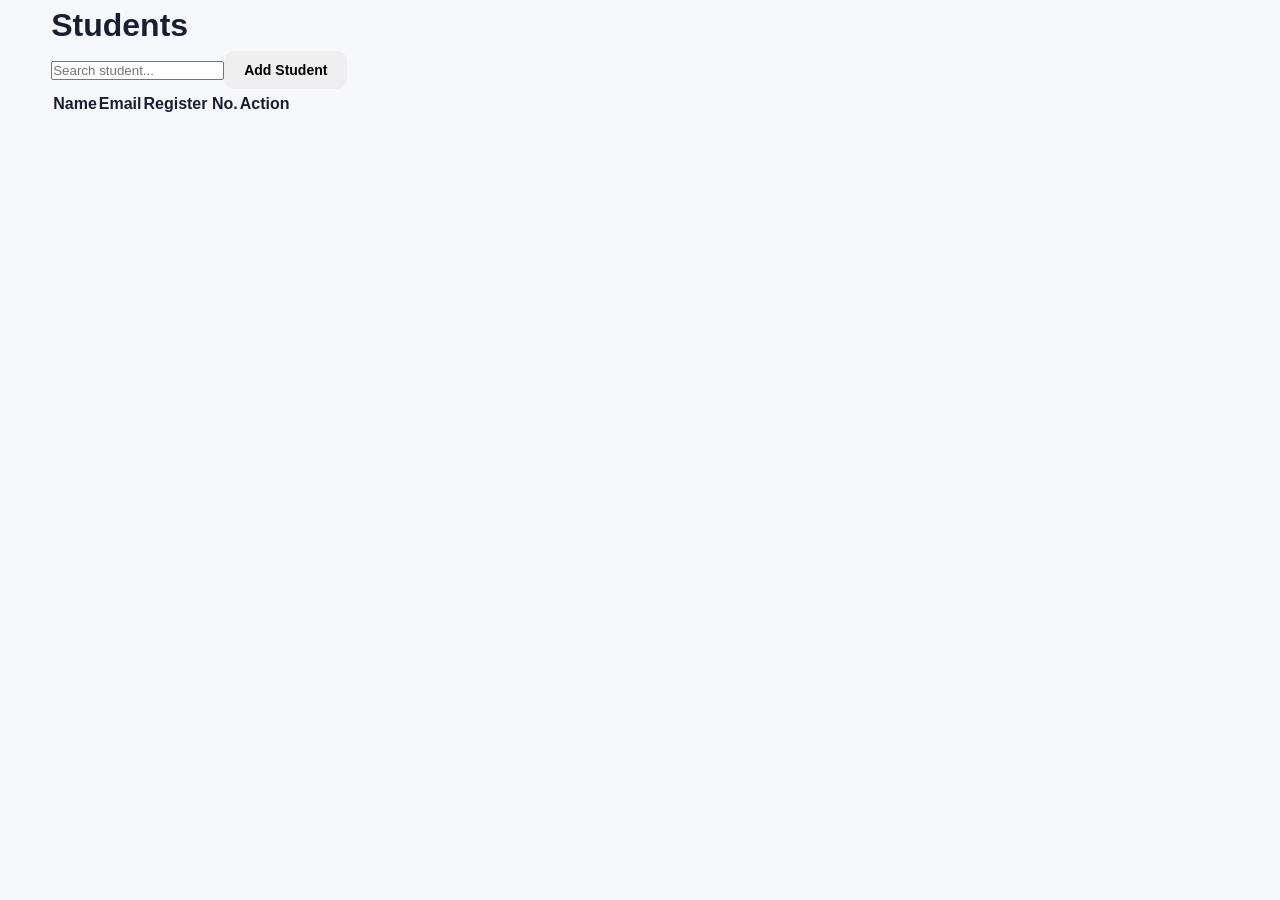
<file: admin/students.html>
<!DOCTYPE html>
<html lang="en">
<head>
<meta charset="UTF-8">
<meta name="viewport" content="width=device-width, initial-scale=1.0">
<title>Students | SCMS</title>
<link rel="stylesheet" href="../css/style.css">
</head>
<body>
<script>renderNav("admin")</script><main class="page"><div class="container"><h1>Students</h1><div class="filter-bar"><input id="search" placeholder="Search student..."><button class="btn" onclick="addDemo()">Add Student</button></div><div class="table-wrap"><table><thead><tr><th>Name</th><th>Email</th><th>Register No.</th><th>Action</th></tr></thead><tbody id="rows"></tbody></table></div></div></main>
<script>if(protect("admin")){function show(){let list=getData("scms_registered_students",[]);let q=search.value.toLowerCase();rows.innerHTML=list.filter(s=>(s.name+s.email+s.registerNo).toLowerCase().includes(q)).map((s,i)=>`<tr><td>${s.name}</td><td>${s.email}</td><td>${s.registerNo}</td><td><button class="btn danger" onclick="del(${i})">Delete</button></td></tr>`).join("")||'<tr><td colspan="4">No registered students found.</td></tr>'}function del(i){let l=getData("scms_registered_students",[]);l.splice(i,1);saveData("scms_registered_students",l);show()}function addDemo(){let l=getData("scms_registered_students",[]);l.push({name:"New Student",email:"student"+Date.now()+"@example.com",registerNo:"SCMS"+Date.now(),password:"student123"});saveData("scms_registered_students",l);show()}search.oninput=show;show()}</script>

<script src="../js/main.js"></script>
</body>
</html>
</file>
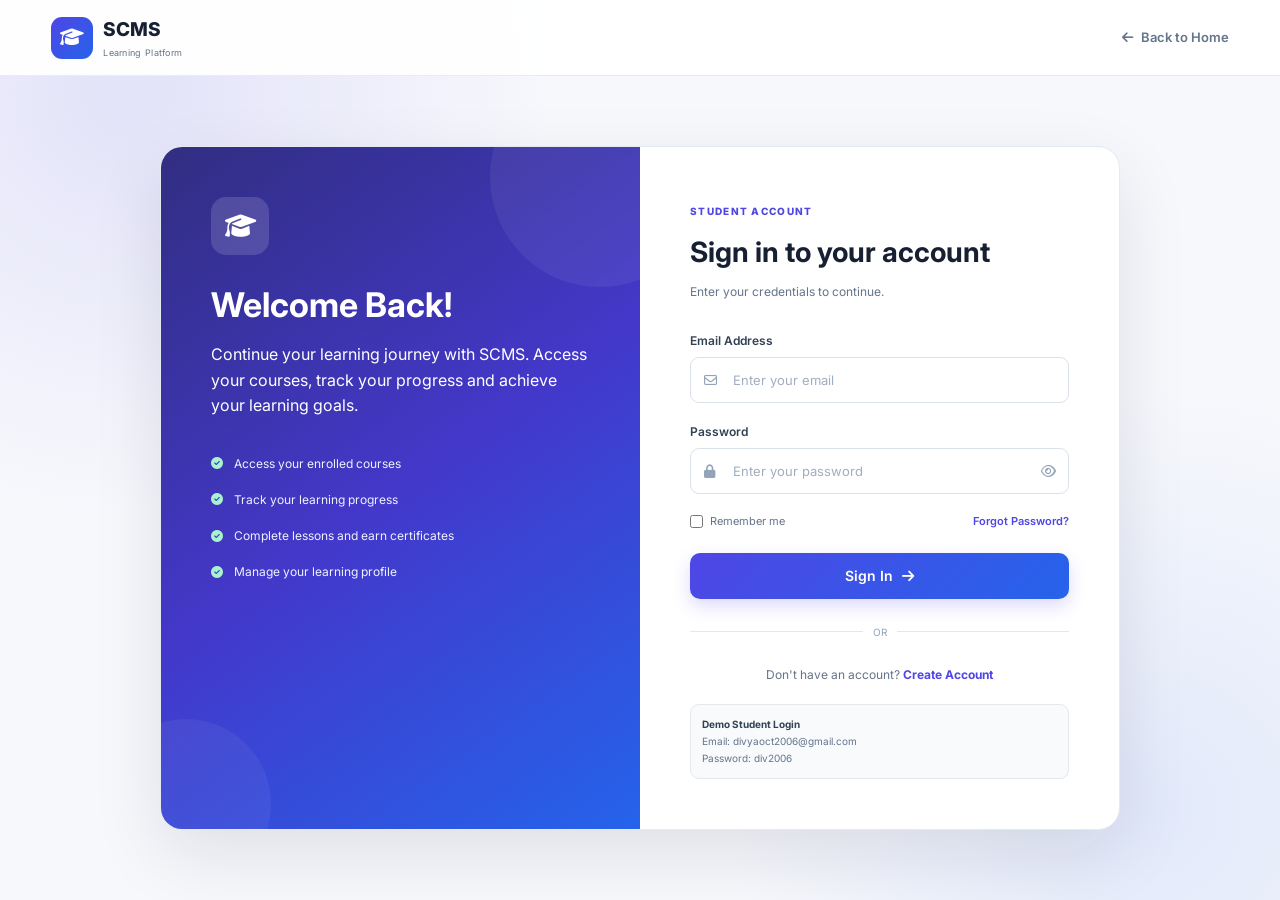
<file: student/certificate.html>
<!DOCTYPE html>
<html lang="en">
<head>
<meta charset="UTF-8">
<meta name="viewport" content="width=device-width, initial-scale=1.0">
<title>Certificates | SCMS</title>

<style>
*{
    margin:0;
    padding:0;
    box-sizing:border-box;
}

body{
    font-family:Arial,sans-serif;
    background:#f5f7ff;
    color:#1e293b;
}

.sidebar{
    position:fixed;
    left:0;
    top:0;
    width:250px;
    height:100vh;
    background:linear-gradient(180deg,#4338ca,#2563eb);
    color:white;
    padding:25px 15px;
}

.logo{
    display:flex;
    align-items:center;
    gap:12px;
    padding:0 12px 30px;
}

.logo-icon{
    width:45px;
    height:45px;
    border-radius:12px;
    background:white;
    color:#4338ca;
    display:flex;
    align-items:center;
    justify-content:center;
    font-size:22px;
    font-weight:bold;
}

.logo h2{
    font-size:20px;
}

.logo span{
    font-size:11px;
    opacity:.8;
}

.menu{
    display:flex;
    flex-direction:column;
    gap:7px;
}

.menu a{
    color:#e0e7ff;
    text-decoration:none;
    padding:13px 15px;
    border-radius:10px;
    font-size:14px;
}

.menu a:hover,
.menu a.active{
    background:rgba(255,255,255,.18);
    color:white;
}

.logout{
    position:absolute;
    bottom:25px;
    left:15px;
    right:15px;
}

.main{
    margin-left:250px;
    min-height:100vh;
}

.topbar{
    height:75px;
    background:white;
    border-bottom:1px solid #e5e7eb;
    display:flex;
    justify-content:space-between;
    align-items:center;
    padding:0 35px;
}

.topbar h3{
    font-size:21px;
}

.profile{
    display:flex;
    align-items:center;
    gap:12px;
}

.avatar{
    width:42px;
    height:42px;
    background:#e0e7ff;
    color:#4338ca;
    border-radius:50%;
    display:flex;
    align-items:center;
    justify-content:center;
    font-weight:bold;
}

.content{
    padding:35px;
}

.hero{
    background:linear-gradient(135deg,#4338ca,#2563eb);
    color:white;
    padding:30px;
    border-radius:18px;
    margin-bottom:25px;
}

.hero h1{
    font-size:28px;
    margin-bottom:8px;
}

.hero p{
    opacity:.9;
}

.stats{
    display:grid;
    grid-template-columns:repeat(3,1fr);
    gap:20px;
    margin-bottom:30px;
}

.stat{
    background:white;
    padding:22px;
    border-radius:15px;
    box-shadow:0 5px 20px rgba(0,0,0,.06);
}

.stat small{
    color:#64748b;
}

.stat h2{
    color:#4338ca;
    font-size:28px;
    margin-top:8px;
}

.section-title{
    font-size:21px;
    margin-bottom:18px;
}

.certificates{
    display:grid;
    grid-template-columns:repeat(2,1fr);
    gap:20px;
}

.certificate-card{
    background:white;
    border-radius:16px;
    padding:25px;
    box-shadow:0 5px 20px rgba(0,0,0,.06);
}

.cert-icon{
    font-size:40px;
    margin-bottom:15px;
}

.certificate-card h3{
    margin-bottom:8px;
}

.certificate-card p{
    color:#64748b;
    font-size:14px;
    margin-bottom:7px;
}

.btn{
    display:inline-block;
    border:none;
    background:#4338ca;
    color:white;
    padding:10px 17px;
    border-radius:8px;
    cursor:pointer;
    margin-top:12px;
}

.empty{
    background:white;
    padding:45px;
    border-radius:15px;
    text-align:center;
    color:#64748b;
    grid-column:1/-1;
}

.modal{
    display:none;
    position:fixed;
    inset:0;
    background:rgba(0,0,0,.65);
    justify-content:center;
    align-items:center;
    padding:20px;
    z-index:2000;
}

.modal.show{
    display:flex;
}

.certificate{
    background:white;
    width:850px;
    max-width:100%;
    padding:55px;
    text-align:center;
    border:10px solid #4338ca;
}

.certificate h1{
    color:#4338ca;
    font-family:Georgia,serif;
    font-size:38px;
    margin:15px 0;
}

.certificate h2{
    font-size:28px;
    margin:15px 0;
}

.line{
    width:160px;
    height:2px;
    background:#d97706;
    margin:20px auto;
}

.close{
    background:#64748b;
}

.mobile{
    display:none;
}

@media(max-width:850px){

    .certificates{
        grid-template-columns:1fr;
    }

    .stats{
        grid-template-columns:1fr;
    }
}

@media(max-width:700px){

    .sidebar{
        transform:translateX(-100%);
        transition:.3s;
        z-index:1000;
    }

    .sidebar.show{
        transform:translateX(0);
    }

    .main{
        margin-left:0;
    }

    .mobile{
        display:block;
        background:#4338ca;
        color:white;
        border:none;
        padding:9px 12px;
        border-radius:7px;
        font-size:18px;
    }

    .content{
        padding:20px;
    }

    .topbar{
        padding:0 20px;
    }

    .certificate{
        padding:30px 15px;
    }

    .certificate h1{
        font-size:28px;
    }

    .certificate h2{
        font-size:22px;
    }
}

@media print{

    body *{
        visibility:hidden;
    }

    .certificate,
    .certificate *{
        visibility:visible;
    }

    .certificate{
        position:absolute;
        left:0;
        top:0;
        width:100%;
    }
}
</style>
</head>

<body>

<aside class="sidebar" id="sidebar">

    <div class="logo">

        <div class="logo-icon">S</div>

        <div>
            <h2>SCMS</h2>
            <span>Learning Portal</span>
        </div>

    </div>

    <nav class="menu">

        <a href="dashboard.html">🏠 Dashboard</a>

        <a href="courses.html">📚 Browse Courses</a>

        <a href="my-courses.html">🎓 My Courses</a>

        <a href="progress.html">📊 Progress</a>

        <a href="certificate.html" class="active">
            🏆 Certificates
        </a>

        <a href="notifications.html">
            🔔 Notifications
        </a>

        <a href="profile.html">👤 Profile</a>

        <a href="help.html">❓ Help</a>

    </nav>

    <div class="logout">

        <a href="#" onclick="logoutUser()">
            🚪 Logout
        </a>

    </div>

</aside>

<main class="main">

<header class="topbar">

    <div style="display:flex;align-items:center;gap:15px">

        <button class="mobile"
                onclick="toggleSidebar()">
            ☰
        </button>

        <h3>My Certificates</h3>

    </div>

    <div class="profile">

        <div class="avatar" id="avatar">S</div>

        <span id="studentName">Student</span>

    </div>

</header>

<section class="content">

    <div class="hero">

        <h1>Learning Achievements 🏆</h1>

        <p>
            View the certificates you have earned
            by successfully completing courses.
        </p>

    </div>

    <div class="stats">

        <div class="stat">

            <small>Total Certificates</small>

            <h2 id="totalCertificates">0</h2>

        </div>

        <div class="stat">

            <small>Completed Courses</small>

            <h2 id="completedCourses">0</h2>

        </div>

        <div class="stat">

            <small>Learning Status</small>

            <h2 id="learningStatus">Learning</h2>

        </div>

    </div>

    <h2 class="section-title">
        Earned Certificates
    </h2>

    <div id="certificateList"
         class="certificates">
    </div>

</section>

</main>

<div class="modal" id="certificateModal">

    <div class="certificate">

        <div style="font-size:50px">
            🏆
        </div>

        <h1>Certificate of Completion</h1>

        <p>This certificate is proudly presented to</p>

        <h2 id="certificateStudent">
            Student Name
        </h2>

        <div class="line"></div>

        <p>
            for successfully completing
        </p>

        <h2 id="certificateCourse">
            Course Name
        </h2>

        <p id="certificateDate"></p>

        <p style="margin-top:25px">
            Student Course Management System
        </p>

        <button class="btn"
                onclick="window.print()">
            Print Certificate
        </button>

        <button class="btn close"
                onclick="closeCertificate()">
            Close
        </button>

    </div>

</div>

<script>

const courseData = {

    "html-css":{
        title:"HTML & CSS Fundamentals",
        lessons:8
    },

    "javascript":{
        title:"JavaScript Essentials",
        lessons:10
    },

    "react":{
        title:"React Development",
        lessons:10
    },

    "python":{
        title:"Python Programming",
        lessons:12
    },

    "java":{
        title:"Java Programming",
        lessons:12
    },

    "dsa":{
        title:"Data Structures & Algorithms",
        lessons:14
    },

    "sql":{
        title:"SQL & Database Management",
        lessons:9
    },

    "data-science":{
        title:"Data Science Fundamentals",
        lessons:12
    },

    "machine-learning":{
        title:"Machine Learning Basics",
        lessons:14
    },

    "uiux":{
        title:"UI/UX Design Fundamentals",
        lessons:8
    },

    "git":{
        title:"Git & GitHub",
        lessons:6
    },

    "cloud":{
        title:"Cloud Computing Fundamentals",
        lessons:10
    }

};

function getStudent(){

    let data =
        localStorage.getItem("studentSession");

    if(data){

        try{
            return JSON.parse(data);
        }catch(error){}
    }

    data =
        localStorage.getItem("loggedInStudent");

    if(data){

        try{
            return JSON.parse(data);
        }catch(error){}
    }

    return null;
}

function getEnrollments(){

    const data =
        localStorage.getItem("enrolledCourses");

    if(!data){
        return [];
    }

    try{
        return JSON.parse(data);
    }catch(error){
        return [];
    }
}

function getProgress(courseId,enrollment){

    const saved =
        localStorage.getItem(
            "courseProgress_" + courseId
        );

    if(saved){

        try{

            const data = JSON.parse(saved);

            if(Array.isArray(data.completed)){

                const course =
                    courseData[courseId];

                if(course){

                    return Math.round(
                        (
                            data.completed.length /
                            course.lessons
                        ) * 100
                    );

                }

            }

        }catch(error){}
    }

    if(
        enrollment &&
        typeof enrollment.progress === "number"
    ){

        return enrollment.progress;

    }

    return 0;
}

function loadPage(){

    const student = getStudent();

    if(!student){

        window.location.href="login.html";

        return;
    }

    const name =
        student.name ||
        student.fullName ||
        "Student";

    document.getElementById(
        "studentName"
    ).textContent = name;

    document.getElementById(
        "avatar"
    ).textContent =
        name.charAt(0).toUpperCase();

    let enrollments =
        getEnrollments();

    if(student.email){

        enrollments =
            enrollments.filter(
                enrollment =>
                    !enrollment.studentEmail ||
                    enrollment.studentEmail === student.email
            );

    }

    const completed =
        enrollments.filter(enrollment => {

            const id =
                enrollment.courseId ||
                enrollment.id;

            return getProgress(
                id,
                enrollment
            ) >= 100;

        });

    document.getElementById(
        "totalCertificates"
    ).textContent =
        completed.length;

    document.getElementById(
        "completedCourses"
    ).textContent =
        completed.length;

    document.getElementById(
        "learningStatus"
    ).textContent =
        completed.length > 0
        ? "Completed"
        : "Learning";

    const list =
        document.getElementById(
            "certificateList"
        );

    if(completed.length === 0){

        list.innerHTML = `

            <div class="empty">

                <h3>No Certificates Yet</h3>

                <p>
                    Complete a course to receive
                    your certificate.
                </p>

                <a
                    href="my-courses.html"
                    class="btn"
                    style="text-decoration:none;">
                    Continue Learning
                </a>

            </div>

        `;

        return;
    }

    list.innerHTML = "";

    completed.forEach(enrollment => {

        const id =
            enrollment.courseId ||
            enrollment.id;

        const course =
            courseData[id];

        if(!course){
            return;
        }

        list.innerHTML += `

            <div class="certificate-card">

                <div class="cert-icon">
                    🏆
                </div>

                <h3>
                    ${course.title}
                </h3>

                <p>
                    Certificate of Completion
                </p>

                <p>
                    Awarded to:
                    <strong>${name}</strong>
                </p>

                <button
                    class="btn"
                    onclick="openCertificate('${id}')">
                    View Certificate
                </button>

            </div>

        `;

    });

}

function openCertificate(id){

    const student = getStudent();

    const course = courseData[id];

    if(!student || !course){
        return;
    }

    const name =
        student.name ||
        student.fullName ||
        "Student";

    document.getElementById(
        "certificateStudent"
    ).textContent = name;

    document.getElementById(
        "certificateCourse"
    ).textContent =
        course.title;

    document.getElementById(
        "certificateDate"
    ).textContent =
        "Issued on " +
        new Date().toLocaleDateString();

    document.getElementById(
        "certificateModal"
    ).classList.add("show");

}

function closeCertificate(){

    document.getElementById(
        "certificateModal"
    ).classList.remove("show");

}

function toggleSidebar(){

    document.getElementById(
        "sidebar"
    ).classList.toggle("show");

}

function logoutUser(){

    localStorage.removeItem("studentSession");

    localStorage.removeItem("loggedInStudent");

    window.location.href =
        "login.html";

}

loadPage();

</script>

</body>
</html>
</file>
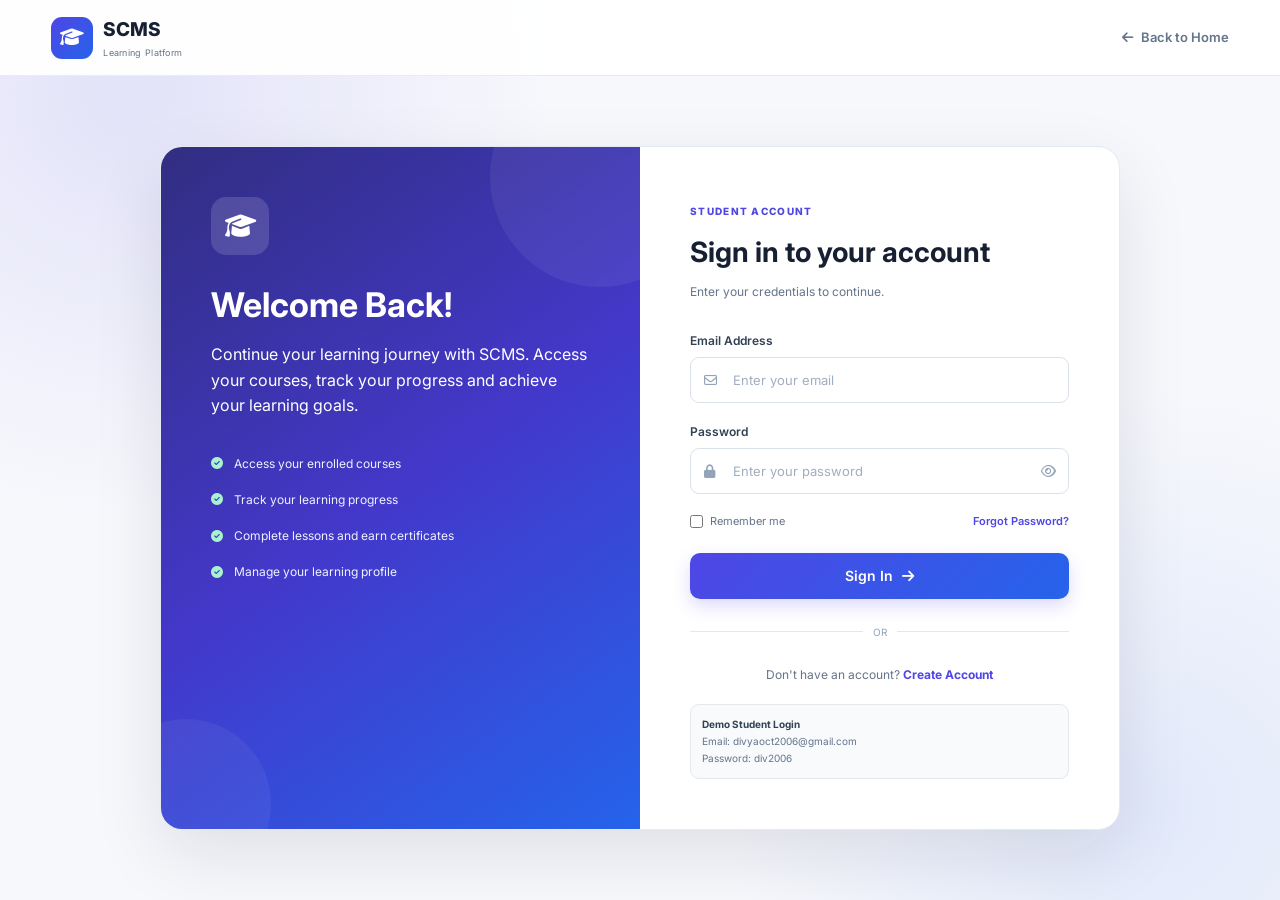
<file: student/course-content.html>
<!DOCTYPE html>
<html lang="en">
<head>
    <meta charset="UTF-8">
    <meta name="viewport" content="width=device-width, initial-scale=1.0">

    <title>Course Content - SCMS</title>

    <link rel="preconnect" href="https://fonts.googleapis.com">
    <link rel="preconnect" href="https://fonts.gstatic.com" crossorigin>

    <link href="https://fonts.googleapis.com/css2?family=Montserrat:wght@500;600;700&family=Poppins:wght@300;400;500;600;700&display=swap" rel="stylesheet">

    <link rel="stylesheet"
          href="https://cdnjs.cloudflare.com/ajax/libs/font-awesome/6.5.2/css/all.min.css">

    <link rel="stylesheet" href="../css/style.css">

    <style>
        * {
            box-sizing: border-box;
        }

        body {
            margin: 0;
            font-family: "Poppins", sans-serif;
            background: #f5f7fb;
            color: #1e293b;
        }

        .page-wrapper {
            display: flex;
            min-height: 100vh;
        }

        /* SIDEBAR */

        .sidebar {
            width: 250px;
            min-height: 100vh;
            background: linear-gradient(180deg, #4338ca, #2563eb);
            color: white;
            position: fixed;
            left: 0;
            top: 0;
            bottom: 0;
            z-index: 1000;
            overflow-y: auto;
        }

        .sidebar-logo {
            padding: 25px 22px;
            display: flex;
            align-items: center;
            gap: 12px;
            border-bottom: 1px solid rgba(255,255,255,0.15);
        }

        .sidebar-logo-icon {
            width: 42px;
            height: 42px;
            border-radius: 12px;
            background: rgba(255,255,255,0.18);
            display: flex;
            align-items: center;
            justify-content: center;
            font-size: 20px;
        }

        .sidebar-logo h2 {
            margin: 0;
            font-size: 19px;
            font-weight: 700;
        }

        .sidebar-logo span {
            display: block;
            font-size: 11px;
            opacity: 0.75;
        }

        .sidebar-menu {
            padding: 20px 12px;
        }

        .menu-title {
            font-size: 11px;
            text-transform: uppercase;
            letter-spacing: 1px;
            opacity: 0.6;
            padding: 10px 13px;
            margin-bottom: 5px;
        }

        .sidebar-menu a {
            display: flex;
            align-items: center;
            gap: 13px;
            color: rgba(255,255,255,0.82);
            text-decoration: none;
            padding: 13px 14px;
            border-radius: 10px;
            margin-bottom: 5px;
            font-size: 14px;
            transition: 0.25s;
        }

        .sidebar-menu a i {
            width: 20px;
            text-align: center;
        }

        .sidebar-menu a:hover,
        .sidebar-menu a.active {
            background: rgba(255,255,255,0.16);
            color: white;
        }

        .sidebar-menu a.active {
            box-shadow: inset 3px 0 0 white;
        }

        .logout-link {
            margin-top: 20px;
            border-top: 1px solid rgba(255,255,255,0.12);
            padding-top: 18px !important;
        }

        /* MAIN */

        .main-content {
            margin-left: 250px;
            width: calc(100% - 250px);
            min-height: 100vh;
        }

        /* TOPBAR */

        .topbar {
            height: 75px;
            background: white;
            border-bottom: 1px solid #e5e7eb;
            display: flex;
            align-items: center;
            justify-content: space-between;
            padding: 0 32px;
            position: sticky;
            top: 0;
            z-index: 900;
        }

        .topbar-left {
            display: flex;
            align-items: center;
            gap: 12px;
        }

        .topbar-left h1 {
            margin: 0;
            font-size: 20px;
            font-family: "Montserrat", sans-serif;
            color: #172033;
        }

        .topbar-left p {
            margin: 3px 0 0;
            font-size: 12px;
            color: #64748b;
        }

        .topbar-right {
            display: flex;
            align-items: center;
            gap: 20px;
        }

        .notification-icon {
            width: 40px;
            height: 40px;
            border-radius: 10px;
            background: #f1f5f9;
            display: flex;
            align-items: center;
            justify-content: center;
            color: #475569;
            text-decoration: none;
            position: relative;
        }

        .notification-dot {
            position: absolute;
            width: 8px;
            height: 8px;
            background: #ef4444;
            border-radius: 50%;
            top: 8px;
            right: 8px;
            border: 2px solid white;
        }

        .profile-box {
            display: flex;
            align-items: center;
            gap: 10px;
        }

        .profile-avatar {
            width: 40px;
            height: 40px;
            border-radius: 50%;
            background: linear-gradient(135deg, #4338ca, #2563eb);
            color: white;
            display: flex;
            align-items: center;
            justify-content: center;
            font-weight: 600;
        }

        .profile-info strong {
            display: block;
            font-size: 13px;
        }

        .profile-info span {
            display: block;
            font-size: 11px;
            color: #64748b;
        }

        .mobile-menu-btn {
            display: none;
            border: none;
            background: #eef2ff;
            color: #4338ca;
            width: 40px;
            height: 40px;
            border-radius: 9px;
            cursor: pointer;
        }

        /* CONTENT */

        .content {
            padding: 30px;
        }

        .course-header {
            background: linear-gradient(135deg, #4338ca, #2563eb);
            color: white;
            border-radius: 18px;
            padding: 28px;
            margin-bottom: 25px;
        }

        .course-header-top {
            display: flex;
            justify-content: space-between;
            align-items: flex-start;
            gap: 20px;
        }

        .course-header h2 {
            margin: 0 0 8px;
            font-family: "Montserrat", sans-serif;
            font-size: 25px;
        }

        .course-header p {
            margin: 0;
            color: rgba(255,255,255,0.85);
            font-size: 13px;
            max-width: 700px;
            line-height: 1.7;
        }

        .course-category {
            display: inline-block;
            background: rgba(255,255,255,0.17);
            border: 1px solid rgba(255,255,255,0.25);
            padding: 6px 11px;
            border-radius: 20px;
            font-size: 10px;
            margin-bottom: 10px;
        }

        .header-progress {
            margin-top: 22px;
        }

        .header-progress-label {
            display: flex;
            justify-content: space-between;
            margin-bottom: 7px;
            font-size: 11px;
        }

        .header-progress-bar {
            height: 9px;
            background: rgba(255,255,255,0.2);
            border-radius: 20px;
            overflow: hidden;
        }

        .header-progress-fill {
            height: 100%;
            background: white;
            border-radius: 20px;
            transition: width 0.4s ease;
        }

        /* LAYOUT */

        .learning-layout {
            display: grid;
            grid-template-columns: 310px 1fr;
            gap: 22px;
            align-items: start;
        }

        /* MODULE SIDEBAR */

        .modules-card {
            background: white;
            border: 1px solid #e5e7eb;
            border-radius: 16px;
            overflow: hidden;
            box-shadow: 0 5px 18px rgba(15,23,42,0.04);
            position: sticky;
            top: 100px;
        }

        .modules-title {
            padding: 18px 20px;
            border-bottom: 1px solid #e5e7eb;
        }

        .modules-title h3 {
            margin: 0;
            font-size: 16px;
            font-family: "Montserrat", sans-serif;
        }

        .modules-title p {
            margin: 4px 0 0;
            color: #64748b;
            font-size: 11px;
        }

        .module {
            border-bottom: 1px solid #edf0f4;
        }

        .module:last-child {
            border-bottom: none;
        }

        .module-header {
            padding: 15px 18px;
            display: flex;
            align-items: center;
            justify-content: space-between;
            gap: 10px;
            cursor: pointer;
            background: #fff;
        }

        .module-header:hover {
            background: #f8fafc;
        }

        .module-name {
            display: flex;
            align-items: center;
            gap: 10px;
            font-size: 12px;
            font-weight: 600;
        }

        .module-number {
            width: 27px;
            height: 27px;
            border-radius: 8px;
            background: #eef2ff;
            color: #4338ca;
            display: flex;
            align-items: center;
            justify-content: center;
            font-size: 10px;
            flex-shrink: 0;
        }

        .module-arrow {
            color: #94a3b8;
            transition: 0.2s;
        }

        .module.open .module-arrow {
            transform: rotate(180deg);
        }

        .lessons {
            display: none;
            background: #f8fafc;
            padding: 5px 10px 10px;
        }

        .module.open .lessons {
            display: block;
        }

        .lesson {
            padding: 10px 11px;
            border-radius: 8px;
            display: flex;
            align-items: center;
            gap: 9px;
            cursor: pointer;
            transition: 0.2s;
            margin-bottom: 3px;
        }

        .lesson:hover {
            background: #eef2ff;
        }

        .lesson.active {
            background: #e0e7ff;
            color: #4338ca;
        }

        .lesson.completed {
            color: #16a34a;
        }

        .lesson-icon {
            width: 24px;
            height: 24px;
            border-radius: 6px;
            background: white;
            display: flex;
            align-items: center;
            justify-content: center;
            font-size: 9px;
            color: #64748b;
            flex-shrink: 0;
        }

        .lesson.completed .lesson-icon {
            background: #dcfce7;
            color: #16a34a;
        }

        .lesson.active .lesson-icon {
            background: #4338ca;
            color: white;
        }

        .lesson-info {
            min-width: 0;
        }

        .lesson-title {
            font-size: 11px;
            line-height: 1.4;
            font-weight: 500;
        }

        .lesson-duration {
            font-size: 9px;
            color: #94a3b8;
            margin-top: 2px;
        }

        /* LESSON CONTENT */

        .lesson-card {
            background: white;
            border: 1px solid #e5e7eb;
            border-radius: 16px;
            overflow: hidden;
            box-shadow: 0 5px 18px rgba(15,23,42,0.04);
        }

        .video-area {
            height: 330px;
            background: linear-gradient(135deg, #111827, #1e293b);
            display: flex;
            align-items: center;
            justify-content: center;
            position: relative;
        }

        .video-content {
            text-align: center;
            color: white;
        }

        .play-button {
            width: 72px;
            height: 72px;
            border-radius: 50%;
            border: none;
            background: #4338ca;
            color: white;
            font-size: 24px;
            cursor: pointer;
            box-shadow: 0 8px 25px rgba(67,56,202,0.45);
            transition: 0.25s;
        }

        .play-button:hover {
            transform: scale(1.08);
            background: #4f46e5;
        }

        .video-content h3 {
            margin: 17px 0 4px;
            font-size: 17px;
        }

        .video-content p {
            margin: 0;
            font-size: 11px;
            color: #cbd5e1;
        }

        .video-label {
            position: absolute;
            top: 18px;
            left: 18px;
            background: rgba(255,255,255,0.1);
            padding: 6px 10px;
            border-radius: 7px;
            font-size: 10px;
            color: #cbd5e1;
        }

        .lesson-content {
            padding: 26px;
        }

        .lesson-top {
            display: flex;
            justify-content: space-between;
            align-items: flex-start;
            gap: 20px;
            margin-bottom: 18px;
        }

        .lesson-top h2 {
            margin: 0 0 5px;
            font-family: "Montserrat", sans-serif;
            font-size: 21px;
            color: #172033;
        }

        .lesson-top p {
            margin: 0;
            color: #64748b;
            font-size: 11px;
        }

        .lesson-status {
            padding: 7px 11px;
            border-radius: 20px;
            background: #fef3c7;
            color: #b45309;
            font-size: 10px;
            white-space: nowrap;
        }

        .lesson-status.completed {
            background: #dcfce7;
            color: #15803d;
        }

        .lesson-description {
            color: #475569;
            font-size: 13px;
            line-height: 1.8;
            margin-bottom: 20px;
        }

        .learning-points {
            background: #f8fafc;
            border-radius: 12px;
            padding: 18px;
            margin-bottom: 22px;
        }

        .learning-points h3 {
            margin: 0 0 12px;
            font-size: 14px;
        }

        .learning-points ul {
            margin: 0;
            padding-left: 20px;
        }

        .learning-points li {
            color: #64748b;
            font-size: 12px;
            margin-bottom: 7px;
        }

        .lesson-actions {
            border-top: 1px solid #e5e7eb;
            padding-top: 20px;
            display: flex;
            justify-content: space-between;
            gap: 12px;
        }

        .lesson-btn {
            border: none;
            padding: 11px 17px;
            border-radius: 9px;
            font-family: "Poppins", sans-serif;
            font-size: 11px;
            font-weight: 600;
            cursor: pointer;
            display: inline-flex;
            align-items: center;
            gap: 7px;
        }

        .prev-btn {
            background: #f1f5f9;
            color: #475569;
        }

        .prev-btn:hover {
            background: #e2e8f0;
        }

        .next-btn {
            background: #4338ca;
            color: white;
        }

        .next-btn:hover {
            background: #3730a3;
        }

        .complete-btn {
            background: #16a34a;
            color: white;
        }

        .complete-btn:hover {
            background: #15803d;
        }

        .complete-btn.completed {
            background: #dcfce7;
            color: #15803d;
            cursor: default;
        }

        /* COMPLETION */

        .completion-message {
            display: none;
            margin-top: 20px;
            background: linear-gradient(135deg, #ecfdf5, #f0fdf4);
            border: 1px solid #bbf7d0;
            border-radius: 14px;
            padding: 20px;
            text-align: center;
        }

        .completion-message.show {
            display: block;
        }

        .completion-icon {
            width: 55px;
            height: 55px;
            background: #16a34a;
            color: white;
            border-radius: 50%;
            margin: 0 auto 10px;
            display: flex;
            align-items: center;
            justify-content: center;
            font-size: 22px;
        }

        .completion-message h3 {
            margin: 0 0 5px;
            color: #166534;
        }

        .completion-message p {
            margin: 0 0 15px;
            font-size: 11px;
            color: #15803d;
        }

        .certificate-link {
            display: inline-flex;
            background: #166534;
            color: white;
            text-decoration: none;
            padding: 9px 14px;
            border-radius: 8px;
            font-size: 11px;
            font-weight: 600;
        }

        /* TOAST */

        .toast {
            position: fixed;
            right: 25px;
            bottom: 25px;
            background: #172033;
            color: white;
            padding: 13px 18px;
            border-radius: 10px;
            font-size: 12px;
            box-shadow: 0 10px 25px rgba(0,0,0,0.2);
            opacity: 0;
            transform: translateY(15px);
            pointer-events: none;
            transition: 0.3s;
            z-index: 3000;
        }

        .toast.show {
            opacity: 1;
            transform: translateY(0);
        }

        /* RESPONSIVE */

        @media (max-width: 1050px) {
            .learning-layout {
                grid-template-columns: 270px 1fr;
            }

            .video-area {
                height: 280px;
            }
        }

        @media (max-width: 850px) {

            .sidebar {
                transform: translateX(-100%);
                transition: 0.3s;
            }

            .sidebar.open {
                transform: translateX(0);
            }

            .main-content {
                margin-left: 0;
                width: 100%;
            }

            .mobile-menu-btn {
                display: block;
            }

            .learning-layout {
                grid-template-columns: 1fr;
            }

            .modules-card {
                position: static;
            }

            .modules-title {
                cursor: pointer;
            }

            .topbar {
                padding: 0 18px;
            }

            .content {
                padding: 20px;
            }
        }

        @media (max-width: 600px) {

            .profile-info {
                display: none;
            }

            .course-header {
                padding: 22px;
            }

            .course-header h2 {
                font-size: 20px;
            }

            .course-header-top {
                flex-direction: column;
            }

            .video-area {
                height: 230px;
            }

            .lesson-content {
                padding: 20px;
            }

            .lesson-top {
                flex-direction: column;
            }

            .lesson-actions {
                flex-wrap: wrap;
            }

            .lesson-btn {
                flex: 1;
                justify-content: center;
            }
        }
    </style>
</head>

<body>

<div class="page-wrapper">

    <!-- SIDEBAR -->

    <aside class="sidebar" id="sidebar">

        <div class="sidebar-logo">

            <div class="sidebar-logo-icon">
                <i class="fas fa-graduation-cap"></i>
            </div>

            <div>
                <h2>SCMS</h2>
                <span>Learning Management</span>
            </div>

        </div>


        <nav class="sidebar-menu">

            <div class="menu-title">
                Main Menu
            </div>

            <a href="dashboard.html">
                <i class="fas fa-chart-pie"></i>
                <span>Dashboard</span>
            </a>

            <a href="courses.html">
                <i class="fas fa-book-open"></i>
                <span>Browse Courses</span>
            </a>

            <a href="my-courses.html">
                <i class="fas fa-layer-group"></i>
                <span>My Courses</span>
            </a>

            <a href="course-content.html" class="active">
                <i class="fas fa-play-circle"></i>
                <span>Course Content</span>
            </a>

            <a href="progress.html">
                <i class="fas fa-chart-line"></i>
                <span>My Progress</span>
            </a>

            <a href="certificate.html">
                <i class="fas fa-certificate"></i>
                <span>Certificates</span>
            </a>


            <div class="menu-title">
                Account
            </div>

            <a href="notifications.html">
                <i class="fas fa-bell"></i>
                <span>Notifications</span>
            </a>

            <a href="profile.html">
                <i class="fas fa-user"></i>
                <span>My Profile</span>
            </a>

            <a href="help.html">
                <i class="fas fa-circle-question"></i>
                <span>Help & Support</span>
            </a>

            <a href="#" class="logout-link" id="logoutBtn">
                <i class="fas fa-right-from-bracket"></i>
                <span>Logout</span>
            </a>

        </nav>

    </aside>


    <!-- MAIN -->

    <main class="main-content">

        <!-- TOPBAR -->

        <header class="topbar">

            <div class="topbar-left">

                <button class="mobile-menu-btn" id="mobileMenuBtn">
                    <i class="fas fa-bars"></i>
                </button>

                <div>
                    <h1>Course Learning</h1>
                    <p id="topCourseName">
                        Continue your course
                    </p>
                </div>

            </div>


            <div class="topbar-right">

                <a href="notifications.html"
                   class="notification-icon">

                    <i class="fas fa-bell"></i>

                    <span class="notification-dot"></span>

                </a>


                <div class="profile-box">

                    <div class="profile-avatar"
                         id="profileAvatar">
                        D
                    </div>

                    <div class="profile-info">

                        <strong id="profileName">
                            Student
                        </strong>

                        <span>
                            Student
                        </span>

                    </div>

                </div>

            </div>

        </header>


        <!-- CONTENT -->

        <section class="content">


            <!-- COURSE HEADER -->

            <div class="course-header">

                <div class="course-header-top">

                    <div>

                        <span class="course-category"
                              id="courseCategory">
                            Course
                        </span>

                        <h2 id="courseTitle">
                            Loading Course...
                        </h2>

                        <p id="courseDescription">
                            Loading course information...
                        </p>

                    </div>

                </div>


                <div class="header-progress">

                    <div class="header-progress-label">

                        <span>
                            Your Course Progress
                        </span>

                        <strong id="progressText">
                            0%
                        </strong>

                    </div>

                    <div class="header-progress-bar">

                        <div class="header-progress-fill"
                             id="progressFill"
                             style="width:0%">
                        </div>

                    </div>

                </div>

            </div>


            <!-- LEARNING LAYOUT -->

            <div class="learning-layout">


                <!-- MODULES -->

                <div class="modules-card">

                    <div class="modules-title">

                        <h3>
                            Course Curriculum
                        </h3>

                        <p id="lessonCountText">
                            Lessons
                        </p>

                    </div>

                    <div id="modulesContainer"></div>

                </div>


                <!-- LESSON -->

                <div>

                    <div class="lesson-card">


                        <!-- VIDEO -->

                        <div class="video-area">

                            <span class="video-label">
                                <i class="fas fa-video"></i>
                                Lesson Preview
                            </span>

                            <div class="video-content">

                                <button class="play-button"
                                        id="playButton">

                                    <i class="fas fa-play"></i>

                                </button>

                                <h3 id="videoTitle">
                                    Lesson
                                </h3>

                                <p>
                                    Video learning content
                                </p>

                            </div>

                        </div>


                        <!-- LESSON CONTENT -->

                        <div class="lesson-content">

                            <div class="lesson-top">

                                <div>

                                    <h2 id="lessonTitle">
                                        Select a lesson
                                    </h2>

                                    <p id="lessonMeta">
                                        Choose a lesson from the curriculum
                                    </p>

                                </div>

                                <span class="lesson-status"
                                      id="lessonStatus">
                                    Not Started
                                </span>

                            </div>


                            <div class="lesson-description"
                                 id="lessonDescription">

                                Select a lesson from the course curriculum
                                to start learning.

                            </div>


                            <div class="learning-points">

                                <h3>
                                    <i class="fas fa-lightbulb"></i>
                                    What You Will Learn
                                </h3>

                                <ul id="learningPoints">

                                    <li>
                                        Select a lesson to see learning objectives.
                                    </li>

                                </ul>

                            </div>


                            <div class="lesson-actions">

                                <button class="lesson-btn prev-btn"
                                        id="previousBtn">

                                    <i class="fas fa-arrow-left"></i>
                                    Previous

                                </button>


                                <button class="lesson-btn complete-btn"
                                        id="completeBtn">

                                    <i class="fas fa-check"></i>
                                    Mark as Complete

                                </button>


                                <button class="lesson-btn next-btn"
                                        id="nextBtn">

                                    Next
                                    <i class="fas fa-arrow-right"></i>

                                </button>

                            </div>

                        </div>

                    </div>


                    <!-- COMPLETION -->

                    <div class="completion-message"
                         id="completionMessage">

                        <div class="completion-icon">
                            <i class="fas fa-trophy"></i>
                        </div>

                        <h3>
                            Congratulations! 🎉
                        </h3>

                        <p>
                            You have successfully completed this course.
                        </p>

                        <a href="certificate.html"
                           class="certificate-link">

                            <i class="fas fa-certificate"></i>
                            View Certificate

                        </a>

                    </div>

                </div>

            </div>

        </section>

    </main>

</div>


<div class="toast" id="toast"></div>


<script src="../js/data.js"></script>
<script src="../js/state.js"></script>
<script src="../js/auth.js"></script>
<script src="../js/ui.js"></script>
<script src="../js/validation.js"></script>


<script>

document.addEventListener("DOMContentLoaded", function () {

    /* ==============================
       STUDENT
    ============================== */

    let student = null;

    if (typeof getCurrentStudent === "function") {
        student = getCurrentStudent();
    }

    if (!student) {

        try {
            student = JSON.parse(
                localStorage.getItem("studentSession")
            );
        } catch (error) {
            student = null;
        }

    }

    if (!student) {

        try {
            student = JSON.parse(
                localStorage.getItem("loggedInStudent")
            );
        } catch (error) {
            student = null;
        }

    }


    if (!student) {

        window.location.href = "login.html";
        return;

    }


    const studentName =
        student.name || "Student";

    document.getElementById("profileName").textContent =
        studentName;

    document.getElementById("profileAvatar").textContent =
        studentName.charAt(0).toUpperCase();


    /* ==============================
       COURSE ID
    ============================== */

    const params =
        new URLSearchParams(window.location.search);

    const courseId =
        params.get("id") || "html-css";


    /* ==============================
       COURSE DATA
    ============================== */

    const courseData = {

        "html-css": {

            title: "HTML & CSS Fundamentals",

            category: "Web Development",

            description:
                "Learn how to create beautiful and responsive websites using HTML and CSS.",

            modules: [

                {
                    title: "Introduction to Web Development",
                    lessons: [
                        {
                            title: "What is HTML?",
                            duration: "12 min",
                            description:
                                "Understand what HTML is and how it is used to structure web pages.",
                            points: [
                                "Understand the purpose of HTML",
                                "Learn how HTML documents are structured",
                                "Understand HTML elements and tags"
                            ]
                        },
                        {
                            title: "HTML Document Structure",
                            duration: "15 min",
                            description:
                                "Learn the basic structure of a complete HTML document.",
                            points: [
                                "DOCTYPE declaration",
                                "HTML, head and body elements",
                                "Basic page structure"
                            ]
                        },
                        {
                            title: "HTML Headings and Paragraphs",
                            duration: "10 min",
                            description:
                                "Learn how to organize text using headings and paragraphs.",
                            points: [
                                "Heading elements",
                                "Paragraph elements",
                                "Text organization"
                            ]
                        }
                    ]
                },

                {
                    title: "HTML Elements",
                    lessons: [
                        {
                            title: "Links and Images",
                            duration: "14 min",
                            description:
                                "Learn how to add links and images to web pages.",
                            points: [
                                "Anchor elements",
                                "Image elements",
                                "Relative and absolute paths"
                            ]
                        },
                        {
                            title: "HTML Lists",
                            duration: "11 min",
                            description:
                                "Create ordered and unordered lists using HTML.",
                            points: [
                                "Ordered lists",
                                "Unordered lists",
                                "Nested lists"
                            ]
                        },
                        {
                            title: "HTML Forms",
                            duration: "18 min",
                            description:
                                "Understand how forms collect information from users.",
                            points: [
                                "Input elements",
                                "Labels and buttons",
                                "Basic form structure"
                            ]
                        }
                    ]
                },

                {
                    title: "CSS Fundamentals",
                    lessons: [
                        {
                            title: "Introduction to CSS",
                            duration: "13 min",
                            description:
                                "Understand CSS and how it controls the appearance of web pages.",
                            points: [
                                "What CSS is",
                                "CSS syntax",
                                "Applying CSS to HTML"
                            ]
                        },
                        {
                            title: "Colors and Typography",
                            duration: "16 min",
                            description:
                                "Learn how to style text and colors using CSS.",
                            points: [
                                "Color properties",
                                "Font properties",
                                "Text styling"
                            ]
                        },
                        {
                            title: "Box Model",
                            duration: "17 min",
                            description:
                                "Understand margin, border, padding and content.",
                            points: [
                                "CSS box model",
                                "Margin and padding",
                                "Borders and sizing"
                            ]
                        }
                    ]
                },

                {
                    title: "Responsive Web Design",
                    lessons: [
                        {
                            title: "CSS Flexbox",
                            duration: "20 min",
                            description:
                                "Learn how Flexbox makes it easier to create flexible layouts.",
                            points: [
                                "Flex containers",
                                "Main and cross axis",
                                "Alignment and spacing"
                            ]
                        },
                        {
                            title: "CSS Grid",
                            duration: "20 min",
                            description:
                                "Learn how CSS Grid can create modern page layouts.",
                            points: [
                                "Grid rows and columns",
                                "Grid areas",
                                "Responsive layouts"
                            ]
                        },
                        {
                            title: "Media Queries",
                            duration: "15 min",
                            description:
                                "Make websites responsive across different screen sizes.",
                            points: [
                                "Media query syntax",
                                "Mobile responsive design",
                                "Desktop and mobile layouts"
                            ]
                        }
                    ]
                }

            ]

        },


        "javascript": {

            title: "JavaScript Essentials",

            category: "Frontend Development",

            description:
                "Learn JavaScript fundamentals and create interactive web applications.",

            modules: [

                {
                    title: "JavaScript Basics",
                    lessons: [
                        {
                            title: "Introduction to JavaScript",
                            duration: "15 min",
                            description:
                                "Understand JavaScript and its role in modern websites.",
                            points: [
                                "What JavaScript is",
                                "JavaScript in browsers",
                                "Adding JavaScript to HTML"
                            ]
                        },
                        {
                            title: "Variables and Data Types",
                            duration: "18 min",
                            description:
                                "Learn how JavaScript stores and works with information.",
                            points: [
                                "let and const",
                                "Strings and numbers",
                                "Boolean values"
                            ]
                        }
                    ]
                },

                {
                    title: "Functions and Logic",
                    lessons: [
                        {
                            title: "Functions",
                            duration: "20 min",
                            description:
                                "Learn how functions organize reusable JavaScript code.",
                            points: [
                                "Function declaration",
                                "Parameters",
                                "Return values"
                            ]
                        },
                        {
                            title: "Conditional Statements",
                            duration: "16 min",
                            description:
                                "Use conditions to control program execution.",
                            points: [
                                "if statements",
                                "else statements",
                                "Comparison operators"
                            ]
                        }
                    ]
                },

                {
                    title: "DOM Manipulation",
                    lessons: [
                        {
                            title: "Understanding the DOM",
                            duration: "18 min",
                            description:
                                "Learn how JavaScript interacts with HTML elements.",
                            points: [
                                "DOM structure",
                                "Selecting elements",
                                "Changing content"
                            ]
                        },
                        {
                            title: "Events",
                            duration: "20 min",
                            description:
                                "Make web pages respond to user actions.",
                            points: [
                                "Click events",
                                "Input events",
                                "Event listeners"
                            ]
                        }
                    ]
                }

            ]

        },


        "python": {

            title: "Python Programming",

            category: "Programming",

            description:
                "Learn Python programming from basics to practical applications.",

            modules: [

                {
                    title: "Python Basics",
                    lessons: [
                        {
                            title: "Introduction to Python",
                            duration: "15 min",
                            description:
                                "Understand Python and its applications.",
                            points: [
                                "Python features",
                                "Python installation",
                                "First Python program"
                            ]
                        },
                        {
                            title: "Variables and Data Types",
                            duration: "18 min",
                            description:
                                "Learn how Python handles different types of data.",
                            points: [
                                "Variables",
                                "Strings",
                                "Numbers and booleans"
                            ]
                        }
                    ]
                },

                {
                    title: "Control Flow",
                    lessons: [
                        {
                            title: "Conditional Statements",
                            duration: "18 min",
                            description:
                                "Learn how to make decisions in Python programs.",
                            points: [
                                "if statements",
                                "elif",
                                "else"
                            ]
                        },
                        {
                            title: "Loops",
                            duration: "20 min",
                            description:
                                "Repeat tasks using Python loops.",
                            points: [
                                "for loops",
                                "while loops",
                                "break and continue"
                            ]
                        }
                    ]
                },

                {
                    title: "Functions",
                    lessons: [
                        {
                            title: "Creating Functions",
                            duration: "20 min",
                            description:
                                "Create reusable blocks of Python code.",
                            points: [
                                "Function definition",
                                "Parameters",
                                "Return values"
                            ]
                        }
                    ]
                }

            ]

        }

    };


    /* ==============================
       DEFAULT COURSE
    ============================== */

    if (!courseData[courseId]) {

        courseData[courseId] = {

            title:
                "Course Learning",

            category:
                "Online Course",

            description:
                "Continue learning through the available lessons in this course.",

            modules: [

                {
                    title: "Course Introduction",
                    lessons: [
                        {
                            title: "Introduction",
                            duration: "15 min",
                            description:
                                "Introduction to the course and the main concepts you will learn.",
                            points: [
                                "Understand course objectives",
                                "Learn the main concepts",
                                "Prepare for the upcoming lessons"
                            ]
                        },
                        {
                            title: "Core Concepts",
                            duration: "20 min",
                            description:
                                "Learn the important concepts covered by this course.",
                            points: [
                                "Understand key concepts",
                                "Practice important skills",
                                "Build a strong foundation"
                            ]
                        },
                        {
                            title: "Practical Application",
                            duration: "25 min",
                            description:
                                "Apply the concepts learned through practical examples.",
                            points: [
                                "Apply learned concepts",
                                "Solve practical problems",
                                "Build confidence"
                            ]
                        }
                    ]
                },

                {
                    title: "Advanced Topics",
                    lessons: [
                        {
                            title: "Advanced Concepts",
                            duration: "20 min",
                            description:
                                "Explore advanced concepts related to the course.",
                            points: [
                                "Advanced concepts",
                                "Practical examples",
                                "Problem solving"
                            ]
                        },
                        {
                            title: "Final Project",
                            duration: "30 min",
                            description:
                                "Complete a practical project using the concepts learned.",
                            points: [
                                "Plan the project",
                                "Implement the solution",
                                "Review the final result"
                            ]
                        }
                    ]
                }

            ]

        };

    }


    const course =
        courseData[courseId];


    /* ==============================
       FLATTEN LESSONS
    ============================== */

    let allLessons = [];

    course.modules.forEach(function (module, moduleIndex) {

        module.lessons.forEach(function (lesson, lessonIndex) {

            allLessons.push({

                moduleIndex: moduleIndex,

                lessonIndex: lessonIndex,

                moduleTitle: module.title,

                ...lesson

            });

        });

    });


    /* ==============================
       COURSE STATE
    ============================== */

    const progressKey =
        "courseProgress_" + courseId;

    let courseState = {

        completed: [],

        currentLesson: 0

    };


    try {

        const saved =
            JSON.parse(
                localStorage.getItem(progressKey)
            );

        if (saved) {
            courseState = saved;
        }

    } catch (error) {

        courseState = {
            completed: [],
            currentLesson: 0
        };

    }


    if (!Array.isArray(courseState.completed)) {
        courseState.completed = [];
    }


    if (
        courseState.currentLesson < 0 ||
        courseState.currentLesson >= allLessons.length
    ) {

        courseState.currentLesson = 0;

    }


    /* ==============================
       ELEMENTS
    ============================== */

    const modulesContainer =
        document.getElementById("modulesContainer");

    const lessonTitle =
        document.getElementById("lessonTitle");

    const lessonMeta =
        document.getElementById("lessonMeta");

    const lessonDescription =
        document.getElementById("lessonDescription");

    const learningPoints =
        document.getElementById("learningPoints");

    const lessonStatus =
        document.getElementById("lessonStatus");

    const completeBtn =
        document.getElementById("completeBtn");

    const previousBtn =
        document.getElementById("previousBtn");

    const nextBtn =
        document.getElementById("nextBtn");

    const videoTitle =
        document.getElementById("videoTitle");

    const progressText =
        document.getElementById("progressText");

    const progressFill =
        document.getElementById("progressFill");

    const completionMessage =
        document.getElementById("completionMessage");


    /* ==============================
       COURSE HEADER
    ============================== */

    document.getElementById("courseCategory").textContent =
        course.category;

    document.getElementById("courseTitle").textContent =
        course.title;

    document.getElementById("courseDescription").textContent =
        course.description;

    document.getElementById("topCourseName").textContent =
        course.title;

    document.getElementById("lessonCountText").textContent =
        allLessons.length + " lessons";


    /* ==============================
       SAVE STATE
    ============================== */

    function saveCourseState() {

        localStorage.setItem(
            progressKey,
            JSON.stringify(courseState)
        );

    }


    /* ==============================
       UPDATE ENROLLMENT
    ============================== */

    function updateEnrollmentProgress(progress) {

        let enrolledCourses = [];

        try {

            enrolledCourses =
                JSON.parse(
                    localStorage.getItem("enrolledCourses")
                );

        } catch (error) {

            enrolledCourses = [];

        }


        if (!Array.isArray(enrolledCourses)) {
            enrolledCourses = [];
        }


        let changed = false;


        enrolledCourses.forEach(function (item) {

            const itemId =
                item.courseId ||
                item.id ||
                item.courseKey;

            if (itemId === courseId) {

                item.progress = progress;

                item.status =
                    progress >= 100
                        ? "Completed"
                        : "Active";

                changed = true;

            }

        });


        if (changed) {

            localStorage.setItem(
                "enrolledCourses",
                JSON.stringify(enrolledCourses)
            );

        }

    }


    /* ==============================
       CALCULATE PROGRESS
    ============================== */

    function calculateProgress() {

        if (allLessons.length === 0) {
            return 0;
        }

        return Math.round(
            (courseState.completed.length /
                allLessons.length) * 100
        );

    }


    /* ==============================
       RENDER PROGRESS
    ============================== */

    function renderProgress() {

        const progress =
            calculateProgress();

        progressText.textContent =
            progress + "%";

        progressFill.style.width =
            progress + "%";

        updateEnrollmentProgress(progress);


        if (progress >= 100) {

            completionMessage.classList.add("show");

        } else {

            completionMessage.classList.remove("show");

        }

    }


    /* ==============================
       RENDER MODULES
    ============================== */

    function renderModules() {

        modulesContainer.innerHTML = "";


        course.modules.forEach(function (module, moduleIndex) {

            const moduleElement =
                document.createElement("div");

            moduleElement.className =
                "module";


            const moduleHeader =
                document.createElement("div");

            moduleHeader.className =
                "module-header";


            moduleHeader.innerHTML = `

                <div class="module-name">

                    <span class="module-number">
                        ${moduleIndex + 1}
                    </span>

                    <span>
                        ${module.title}
                    </span>

                </div>

                <i class="fas fa-chevron-down module-arrow"></i>

            `;


            const lessonsElement =
                document.createElement("div");

            lessonsElement.className =
                "lessons";


            module.lessons.forEach(function (lesson, lessonIndex) {

                const globalIndex =
                    getGlobalLessonIndex(
                        moduleIndex,
                        lessonIndex
                    );


                const lessonElement =
                    document.createElement("div");

                lessonElement.className =
                    "lesson";


                if (
                    courseState.currentLesson ===
                    globalIndex
                ) {

                    lessonElement.classList.add("active");

                }


                if (
                    courseState.completed.includes(
                        globalIndex
                    )
                ) {

                    lessonElement.classList.add("completed");

                }


                const completed =
                    courseState.completed.includes(
                        globalIndex
                    );


                lessonElement.innerHTML = `

                    <div class="lesson-icon">

                        <i class="fas ${
                            completed
                                ? "fa-check"
                                : "fa-play"
                        }"></i>

                    </div>

                    <div class="lesson-info">

                        <div class="lesson-title">
                            ${lesson.title}
                        </div>

                        <div class="lesson-duration">
                            ${lesson.duration}
                        </div>

                    </div>

                `;


                lessonElement.addEventListener(
                    "click",
                    function () {

                        courseState.currentLesson =
                            globalIndex;

                        saveCourseState();

                        renderModules();

                        renderLesson();

                    }
                );


                lessonsElement.appendChild(
                    lessonElement
                );

            });


            moduleHeader.addEventListener(
                "click",
                function () {

                    moduleElement.classList.toggle(
                        "open"
                    );

                }
            );


            moduleElement.appendChild(
                moduleHeader
            );

            moduleElement.appendChild(
                lessonsElement
            );

            modulesContainer.appendChild(
                moduleElement
            );


            const currentModule =
                allLessons[
                    courseState.currentLesson
                ]?.moduleIndex;


            if (currentModule === moduleIndex) {

                moduleElement.classList.add("open");

            }

        });

    }


    /* ==============================
       GLOBAL LESSON INDEX
    ============================== */

    function getGlobalLessonIndex(
        moduleIndex,
        lessonIndex
    ) {

        let index = 0;

        for (
            let i = 0;
            i < moduleIndex;
            i++
        ) {

            index +=
                course.modules[i].lessons.length;

        }

        return index + lessonIndex;

    }


    /* ==============================
       RENDER LESSON
    ============================== */

    function renderLesson() {

        const current =
            allLessons[
                courseState.currentLesson
            ];


        if (!current) {
            return;
        }


        lessonTitle.textContent =
            current.title;

        videoTitle.textContent =
            current.title;


        lessonMeta.textContent =
            current.moduleTitle +
            " • " +
            current.duration;


        lessonDescription.textContent =
            current.description;


        learningPoints.innerHTML = "";


        current.points.forEach(function (point) {

            const li =
                document.createElement("li");

            li.textContent =
                point;

            learningPoints.appendChild(li);

        });


        const completed =
            courseState.completed.includes(
                courseState.currentLesson
            );


        if (completed) {

            lessonStatus.textContent =
                "Completed";

            lessonStatus.classList.add(
                "completed"
            );

            completeBtn.innerHTML =
                '<i class="fas fa-check"></i> Completed';

            completeBtn.classList.add(
                "completed"
            );

            completeBtn.disabled = true;

        } else {

            lessonStatus.textContent =
                "Not Completed";

            lessonStatus.classList.remove(
                "completed"
            );

            completeBtn.innerHTML =
                '<i class="fas fa-check"></i> Mark as Complete';

            completeBtn.classList.remove(
                "completed"
            );

            completeBtn.disabled = false;

        }


        previousBtn.disabled =
            courseState.currentLesson === 0;


        if (
            courseState.currentLesson ===
            allLessons.length - 1
        ) {

            nextBtn.innerHTML =
                'Finish <i class="fas fa-flag-checkered"></i>';

        } else {

            nextBtn.innerHTML =
                'Next <i class="fas fa-arrow-right"></i>';

        }


        renderProgress();

        renderModules();

    }


    /* ==============================
       COMPLETE LESSON
    ============================== */

    completeBtn.addEventListener(
        "click",
        function () {

            const current =
                courseState.currentLesson;


            if (
                !courseState.completed.includes(
                    current
                )
            ) {

                courseState.completed.push(
                    current
                );

                courseState.completed.sort(
                    function (a, b) {
                        return a - b;
                    }
                );


                saveCourseState();

                renderLesson();

                showToast(
                    "Lesson marked as completed!"
                );


                if (
                    calculateProgress() >= 100
                ) {

                    showToast(
                        "Congratulations! Course completed."
                    );

                }

            }

        }
    );


    /* ==============================
       NEXT
    ============================== */

    nextBtn.addEventListener(
        "click",
        function () {

            const current =
                courseState.currentLesson;


            if (
                current <
                allLessons.length - 1
            ) {

                courseState.currentLesson =
                    current + 1;

                saveCourseState();

                renderLesson();

                window.scrollTo({
                    top: 0,
                    behavior: "smooth"
                });

            } else {

                if (
                    !courseState.completed.includes(
                        current
                    )
                ) {

                    courseState.completed.push(
                        current
                    );

                    saveCourseState();

                    renderLesson();

                }


                if (
                    calculateProgress() >= 100
                ) {

                    showToast(
                        "You completed the course!"
                    );

                } else {

                    showToast(
                        "This is the last lesson."
                    );

                }

            }

        }
    );


    /* ==============================
       PREVIOUS
    ============================== */

    previousBtn.addEventListener(
        "click",
        function () {

            if (
                courseState.currentLesson > 0
            ) {

                courseState.currentLesson--;

                saveCourseState();

                renderLesson();

                window.scrollTo({
                    top: 0,
                    behavior: "smooth"
                });

            }

        }
    );


    /* ==============================
       VIDEO BUTTON
    ============================== */

    document.getElementById("playButton")
        .addEventListener(
            "click",
            function () {

                showToast(
                    "Video preview will be available when course videos are connected."
                );

            }
        );


    /* ==============================
       TOAST
    ============================== */

    function showToast(message) {

        const toast =
            document.getElementById("toast");

        toast.textContent =
            message;

        toast.classList.add("show");


        setTimeout(function () {

            toast.classList.remove("show");

        }, 2500);

    }


    /* ==============================
       MOBILE SIDEBAR
    ============================== */

    document.getElementById("mobileMenuBtn")
        .addEventListener(
            "click",
            function () {

                document
                    .getElementById("sidebar")
                    .classList.toggle("open");

            }
        );


    document
        .querySelectorAll(".sidebar-menu a")
        .forEach(function (link) {

            link.addEventListener(
                "click",
                function () {

                    if (
                        window.innerWidth <= 850
                    ) {

                        document
                            .getElementById("sidebar")
                            .classList.remove("open");

                    }

                }
            );

        });


    /* ==============================
       LOGOUT
    ============================== */

    document.getElementById("logoutBtn")
        .addEventListener(
            "click",
            function (event) {

                event.preventDefault();


                if (
                    typeof logoutStudent ===
                    "function"
                ) {

                    logoutStudent();

                } else {

                    localStorage.removeItem(
                        "studentSession"
                    );

                    localStorage.removeItem(
                        "loggedInStudent"
                    );

                }


                window.location.href =
                    "login.html";

            }
        );


    /* ==============================
       INITIAL LOAD
    ============================== */

    renderModules();

    renderLesson();

});

</script>

</body>
</html>
</file>
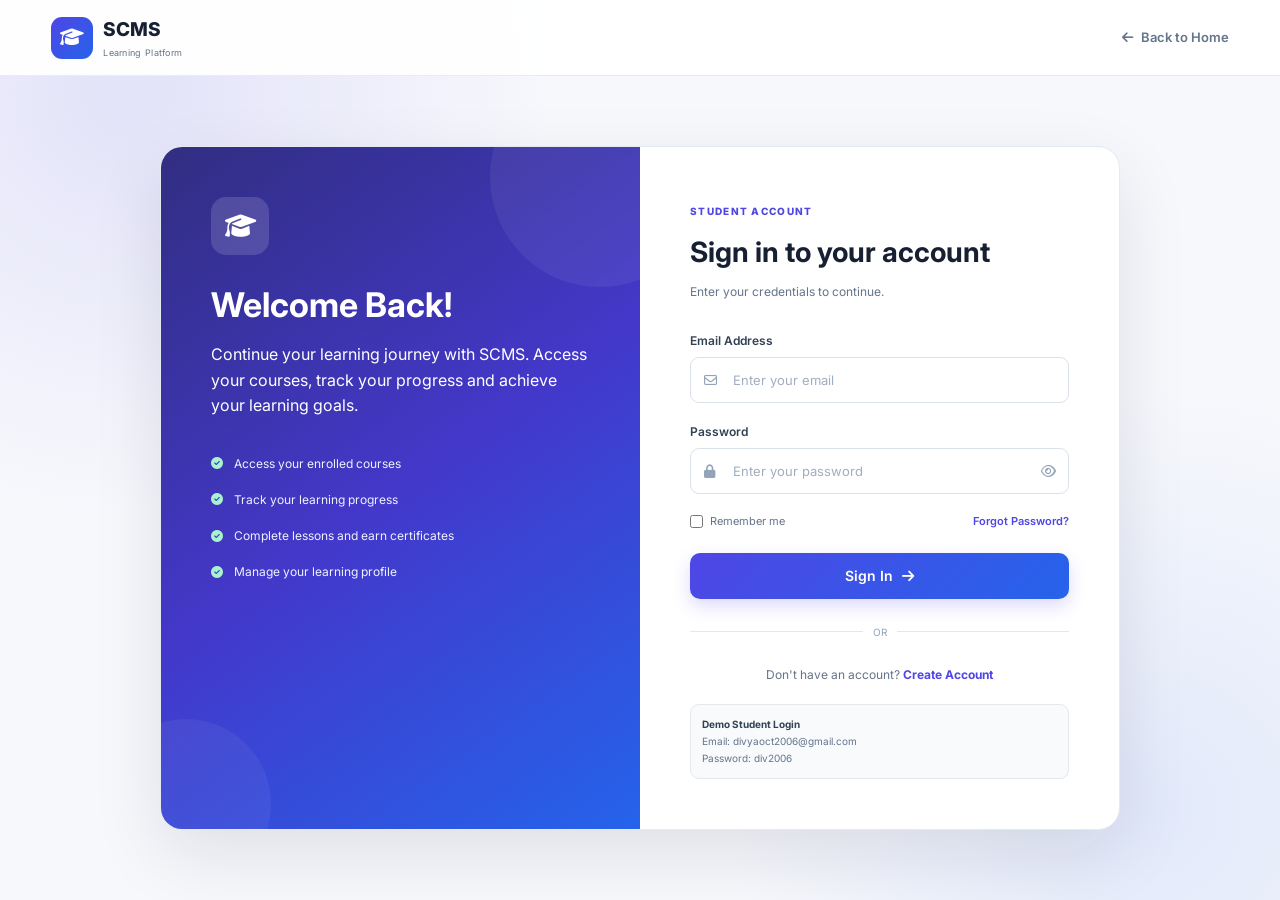
<file: student/course-details.html>
<!DOCTYPE html>
<html lang="en">
<head>
    <meta charset="UTF-8">
    <meta name="viewport" content="width=device-width, initial-scale=1.0">

    <title>Course Details | SCMS</title>

    <link rel="preconnect" href="https://fonts.googleapis.com">
    <link rel="preconnect" href="https://fonts.gstatic.com" crossorigin>

    <link href="https://fonts.googleapis.com/css2?family=Montserrat:wght@500;600;700;800&family=Poppins:wght@400;500;600;700&display=swap" rel="stylesheet">

    <link rel="stylesheet" href="../css/style.css">

    <style>

        * {
            box-sizing: border-box;
        }

        body {
            margin: 0;
            font-family: "Poppins", sans-serif;
            background: #f5f7fb;
            color: #1f2937;
        }

        .dashboard-layout {
            display: flex;
            min-height: 100vh;
        }

        /* SIDEBAR */

        .sidebar {
            width: 260px;
            background: linear-gradient(180deg, #4338ca, #2563eb);
            color: white;
            position: fixed;
            left: 0;
            top: 0;
            bottom: 0;
            z-index: 1000;
            overflow-y: auto;
        }

        .sidebar-brand {
            height: 85px;
            display: flex;
            align-items: center;
            padding: 0 22px;
            border-bottom: 1px solid rgba(255,255,255,0.15);
        }

        .brand-icon {
            width: 44px;
            height: 44px;
            border-radius: 12px;
            background: rgba(255,255,255,0.15);
            display: flex;
            align-items: center;
            justify-content: center;
            font-size: 21px;
            margin-right: 12px;
        }

        .brand-text h2 {
            margin: 0;
            font-size: 18px;
            font-family: "Montserrat", sans-serif;
        }

        .brand-text span {
            font-size: 10px;
            opacity: 0.8;
        }

        .sidebar-menu {
            padding: 22px 14px;
        }

        .menu-title {
            font-size: 11px;
            text-transform: uppercase;
            letter-spacing: 1px;
            opacity: 0.6;
            padding: 0 14px 10px;
        }

        .sidebar-menu a {
            display: flex;
            align-items: center;
            gap: 13px;
            padding: 13px 15px;
            margin-bottom: 5px;
            color: rgba(255,255,255,0.82);
            text-decoration: none;
            border-radius: 10px;
            font-size: 13px;
            transition: 0.25s;
        }

        .sidebar-menu a:hover,
        .sidebar-menu a.active {
            background: rgba(255,255,255,0.16);
            color: white;
        }

        .sidebar-menu a.active {
            box-shadow: inset 3px 0 0 white;
        }

        .menu-icon {
            width: 20px;
            text-align: center;
            font-size: 16px;
        }

        .sidebar-bottom {
            padding: 15px 14px 25px;
        }

        .logout-btn {
            width: 100%;
            border: 1px solid rgba(255,255,255,0.2);
            background: rgba(255,255,255,0.08);
            color: white;
            padding: 12px;
            border-radius: 10px;
            cursor: pointer;
            font-family: "Poppins";
        }

        /* MAIN */

        .main-content {
            margin-left: 260px;
            width: calc(100% - 260px);
            min-height: 100vh;
        }

        /* TOPBAR */

        .topbar {
            height: 85px;
            background: white;
            border-bottom: 1px solid #e5e7eb;
            display: flex;
            align-items: center;
            justify-content: space-between;
            padding: 0 32px;
            position: sticky;
            top: 0;
            z-index: 500;
        }

        .mobile-menu {
            display: none;
            border: none;
            background: #eef2ff;
            color: #4338ca;
            width: 40px;
            height: 40px;
            border-radius: 9px;
            cursor: pointer;
        }

        .page-heading h1 {
            margin: 0;
            font-family: "Montserrat";
            font-size: 21px;
        }

        .page-heading p {
            margin: 4px 0 0;
            font-size: 12px;
            color: #6b7280;
        }

        .topbar-right {
            display: flex;
            align-items: center;
            gap: 20px;
        }

        .notification-icon {
            width: 40px;
            height: 40px;
            border-radius: 10px;
            background: #f5f3ff;
            color: #4338ca;
            display: flex;
            align-items: center;
            justify-content: center;
            text-decoration: none;
            position: relative;
        }

        .notification-dot {
            position: absolute;
            top: 8px;
            right: 8px;
            width: 7px;
            height: 7px;
            border-radius: 50%;
            background: #ef4444;
            border: 2px solid white;
        }

        .student-profile {
            display: flex;
            align-items: center;
            gap: 10px;
            text-decoration: none;
            color: #1f2937;
        }

        .student-avatar {
            width: 42px;
            height: 42px;
            border-radius: 50%;
            background: linear-gradient(135deg, #4338ca, #2563eb);
            color: white;
            display: flex;
            align-items: center;
            justify-content: center;
            font-weight: 700;
            font-size: 14px;
        }

        .student-name {
            font-size: 13px;
            font-weight: 600;
        }

        .student-role {
            display: block;
            font-size: 10px;
            color: #9ca3af;
            font-weight: 400;
        }

        /* CONTENT */

        .content-wrapper {
            padding: 30px 32px 45px;
        }

        .back-link {
            display: inline-flex;
            align-items: center;
            gap: 7px;
            color: #4338ca;
            text-decoration: none;
            font-size: 11px;
            font-weight: 600;
            margin-bottom: 18px;
        }

        /* HERO */

        .course-hero {
            background: linear-gradient(120deg, #4338ca, #2563eb);
            color: white;
            border-radius: 18px;
            padding: 32px;
            position: relative;
            overflow: hidden;
            margin-bottom: 24px;
        }

        .course-hero::after {
            content: "";
            position: absolute;
            width: 270px;
            height: 270px;
            border-radius: 50%;
            background: rgba(255,255,255,0.08);
            right: -70px;
            top: -100px;
        }

        .hero-content {
            position: relative;
            z-index: 2;
            max-width: 780px;
        }

        .category-badge {
            display: inline-block;
            background: rgba(255,255,255,0.16);
            padding: 7px 11px;
            border-radius: 7px;
            font-size: 10px;
            margin-bottom: 13px;
        }

        .course-hero h2 {
            margin: 0 0 10px;
            font-family: "Montserrat";
            font-size: 30px;
            line-height: 1.3;
        }

        .hero-description {
            margin: 0 0 18px;
            font-size: 13px;
            line-height: 1.8;
            opacity: 0.88;
        }

        .hero-rating {
            display: flex;
            align-items: center;
            flex-wrap: wrap;
            gap: 9px;
            font-size: 11px;
        }

        .stars {
            color: #fbbf24;
            letter-spacing: 2px;
        }

        /* COURSE META */

        .hero-meta {
            display: flex;
            flex-wrap: wrap;
            gap: 25px;
            margin-top: 22px;
            padding-top: 18px;
            border-top: 1px solid rgba(255,255,255,0.2);
        }

        .hero-meta-item {
            display: flex;
            align-items: center;
            gap: 9px;
        }

        .hero-meta-icon {
            width: 34px;
            height: 34px;
            border-radius: 8px;
            background: rgba(255,255,255,0.12);
            display: flex;
            align-items: center;
            justify-content: center;
        }

        .hero-meta-item span {
            display: block;
            font-size: 9px;
            opacity: 0.7;
        }

        .hero-meta-item strong {
            display: block;
            font-size: 11px;
        }

        /* MAIN GRID */

        .details-grid {
            display: grid;
            grid-template-columns: minmax(0, 1.7fr) minmax(280px, 0.8fr);
            gap: 23px;
            align-items: start;
        }

        .left-column,
        .right-column {
            display: flex;
            flex-direction: column;
            gap: 20px;
        }

        .panel {
            background: white;
            border: 1px solid #e7e9ef;
            border-radius: 15px;
            padding: 23px;
        }

        .panel-title {
            margin: 0 0 18px;
            font-family: "Montserrat";
            font-size: 17px;
            color: #111827;
        }

        .panel-description {
            margin: 0;
            color: #697386;
            font-size: 11px;
            line-height: 1.9;
        }

        /* VIDEO PREVIEW */

        .video-preview {
            height: 260px;
            border-radius: 12px;
            background: linear-gradient(135deg, #312e81, #2563eb);
            display: flex;
            align-items: center;
            justify-content: center;
            position: relative;
            overflow: hidden;
        }

        .video-preview::before {
            content: "";
            width: 220px;
            height: 220px;
            position: absolute;
            border-radius: 50%;
            background: rgba(255,255,255,0.06);
            left: -70px;
            bottom: -100px;
        }

        .play-button {
            width: 70px;
            height: 70px;
            border-radius: 50%;
            background: white;
            color: #4338ca;
            border: none;
            font-size: 25px;
            cursor: pointer;
            position: relative;
            z-index: 2;
            padding-left: 5px;
            box-shadow: 0 8px 25px rgba(0,0,0,0.2);
            transition: 0.25s;
        }

        .play-button:hover {
            transform: scale(1.08);
        }

        .preview-text {
            position: absolute;
            bottom: 18px;
            left: 20px;
            color: white;
            z-index: 2;
        }

        .preview-text strong {
            display: block;
            font-size: 13px;
        }

        .preview-text span {
            font-size: 9px;
            opacity: 0.75;
        }

        /* LEARNING */

        .learning-grid {
            display: grid;
            grid-template-columns: 1fr 1fr;
            gap: 11px;
        }

        .learning-item {
            display: flex;
            gap: 9px;
            align-items: flex-start;
            padding: 11px;
            border-radius: 9px;
            background: #f8fafc;
        }

        .learning-check {
            color: #059669;
            font-weight: 700;
        }

        .learning-item span:last-child {
            color: #5f6879;
            font-size: 10px;
            line-height: 1.6;
        }

        /* CURRICULUM */

        .module {
            border: 1px solid #e7e9ef;
            border-radius: 11px;
            margin-bottom: 11px;
            overflow: hidden;
        }

        .module:last-child {
            margin-bottom: 0;
        }

        .module-header {
            width: 100%;
            border: none;
            background: #fafbff;
            padding: 15px;
            display: flex;
            justify-content: space-between;
            align-items: center;
            cursor: pointer;
            font-family: "Poppins";
            text-align: left;
        }

        .module-title {
            display: flex;
            align-items: center;
            gap: 11px;
        }

        .module-number {
            width: 31px;
            height: 31px;
            border-radius: 8px;
            background: #eef2ff;
            color: #4338ca;
            display: flex;
            align-items: center;
            justify-content: center;
            font-size: 10px;
            font-weight: 700;
        }

        .module-title strong {
            display: block;
            color: #374151;
            font-size: 11px;
        }

        .module-title span {
            display: block;
            color: #9ca3af;
            font-size: 9px;
            margin-top: 2px;
        }

        .module-arrow {
            color: #6b7280;
            transition: 0.25s;
        }

        .module.open .module-arrow {
            transform: rotate(180deg);
        }

        .lessons {
            display: none;
            border-top: 1px solid #edf0f4;
        }

        .module.open .lessons {
            display: block;
        }

        .lesson {
            padding: 12px 16px;
            border-bottom: 1px solid #f0f2f5;
            display: flex;
            align-items: center;
            gap: 10px;
        }

        .lesson:last-child {
            border-bottom: none;
        }

        .lesson-icon {
            color: #4338ca;
            width: 25px;
        }

        .lesson-info {
            flex: 1;
        }

        .lesson-info strong {
            display: block;
            font-size: 10px;
            color: #4b5563;
        }

        .lesson-info span {
            display: block;
            font-size: 8px;
            color: #9ca3af;
            margin-top: 2px;
        }

        .lesson-time {
            color: #9ca3af;
            font-size: 9px;
        }

        /* REQUIREMENTS */

        .requirements {
            display: flex;
            flex-direction: column;
            gap: 10px;
        }

        .requirement {
            display: flex;
            gap: 10px;
            font-size: 10px;
            color: #687386;
            line-height: 1.6;
        }

        .requirement-icon {
            color: #4338ca;
        }

        /* ENROLL CARD */

        .enroll-card {
            position: sticky;
            top: 105px;
        }

        .enroll-card h3 {
            margin: 0 0 6px;
            font-family: "Montserrat";
            font-size: 18px;
        }

        .enroll-card > p {
            margin: 0 0 18px;
            color: #8b93a3;
            font-size: 10px;
            line-height: 1.6;
        }

        .price-box {
            background: #f5f3ff;
            border-radius: 10px;
            padding: 16px;
            margin-bottom: 16px;
        }

        .price-box span {
            display: block;
            color: #8b93a3;
            font-size: 9px;
        }

        .price-box strong {
            color: #4338ca;
            font-family: "Montserrat";
            font-size: 22px;
        }

        .enroll-main-btn {
            width: 100%;
            height: 46px;
            border: none;
            border-radius: 9px;
            background: #4338ca;
            color: white;
            font-family: "Poppins";
            font-weight: 600;
            cursor: pointer;
            transition: 0.25s;
        }

        .enroll-main-btn:hover {
            background: #3730a3;
            transform: translateY(-2px);
        }

        .enroll-main-btn.enrolled {
            background: #059669;
        }

        .guarantee {
            text-align: center;
            color: #9ca3af;
            font-size: 9px;
            margin-top: 11px;
        }

        /* INFO LIST */

        .info-list {
            display: flex;
            flex-direction: column;
        }

        .info-row {
            display: flex;
            align-items: center;
            justify-content: space-between;
            padding: 11px 0;
            border-bottom: 1px solid #edf0f4;
        }

        .info-row:last-child {
            border-bottom: none;
        }

        .info-row span {
            color: #9299a8;
            font-size: 10px;
        }

        .info-row strong {
            color: #374151;
            font-size: 10px;
            text-align: right;
        }

        /* INSTRUCTOR */

        .instructor-card {
            display: flex;
            align-items: center;
            gap: 13px;
        }

        .instructor-big-avatar {
            width: 52px;
            height: 52px;
            border-radius: 50%;
            background: #eef2ff;
            color: #4338ca;
            display: flex;
            align-items: center;
            justify-content: center;
            font-weight: 700;
        }

        .instructor-card strong {
            display: block;
            font-size: 12px;
        }

        .instructor-card span {
            display: block;
            color: #9299a8;
            font-size: 9px;
            margin-top: 3px;
        }

        /* CERTIFICATE */

        .certificate-box {
            background: linear-gradient(135deg, #faf5ff, #eef2ff);
            border: 1px solid #ddd6fe;
            border-radius: 11px;
            padding: 17px;
            text-align: center;
        }

        .certificate-box-icon {
            font-size: 28px;
            margin-bottom: 7px;
        }

        .certificate-box h4 {
            margin: 0 0 5px;
            font-family: "Montserrat";
            font-size: 12px;
        }

        .certificate-box p {
            margin: 0;
            color: #7b8495;
            font-size: 9px;
            line-height: 1.6;
        }

        /* TOAST */

        .toast {
            position: fixed;
            right: 25px;
            bottom: 25px;
            background: #111827;
            color: white;
            padding: 13px 18px;
            border-radius: 9px;
            font-size: 11px;
            box-shadow: 0 10px 30px rgba(0,0,0,0.2);
            transform: translateY(100px);
            opacity: 0;
            transition: 0.3s;
            z-index: 3000;
        }

        .toast.show {
            transform: translateY(0);
            opacity: 1;
        }

        /* RESPONSIVE */

        .sidebar-overlay {
            display: none;
            position: fixed;
            inset: 0;
            background: rgba(15,23,42,0.45);
            z-index: 900;
        }

        @media (max-width: 1000px) {

            .details-grid {
                grid-template-columns: 1fr;
            }

            .enroll-card {
                position: static;
            }

        }

        @media (max-width: 850px) {

            .sidebar {
                transform: translateX(-100%);
                transition: 0.3s;
            }

            .sidebar.open {
                transform: translateX(0);
            }

            .sidebar-overlay.show {
                display: block;
            }

            .main-content {
                margin-left: 0;
                width: 100%;
            }

            .mobile-menu {
                display: block;
            }

            .page-heading {
                display: none;
            }

        }

        @media (max-width: 600px) {

            .content-wrapper {
                padding: 20px 15px 35px;
            }

            .topbar {
                padding: 0 18px;
            }

            .student-name {
                display: none;
            }

            .course-hero {
                padding: 23px;
            }

            .course-hero h2 {
                font-size: 23px;
            }

            .hero-meta {
                gap: 15px;
            }

            .learning-grid {
                grid-template-columns: 1fr;
            }

            .video-preview {
                height: 210px;
            }

        }

    </style>
</head>

<body>

<div class="dashboard-layout">

    <!-- SIDEBAR -->

    <aside class="sidebar" id="sidebar">

        <div class="sidebar-brand">

            <div class="brand-icon">
                🎓
            </div>

            <div class="brand-text">
                <h2>SCMS</h2>
                <span>Learning Portal</span>
            </div>

        </div>

        <nav class="sidebar-menu">

            <div class="menu-title">
                Main Menu
            </div>

            <a href="dashboard.html">
                <span class="menu-icon">🏠</span>
                Dashboard
            </a>

            <a href="courses.html" class="active">
                <span class="menu-icon">📚</span>
                Browse Courses
            </a>

            <a href="my-courses.html">
                <span class="menu-icon">🎯</span>
                My Courses
            </a>

            <a href="progress.html">
                <span class="menu-icon">📊</span>
                My Progress
            </a>

            <a href="certificate.html">
                <span class="menu-icon">🏆</span>
                Certificates
            </a>

            <div class="menu-title" style="margin-top:22px;">
                Account
            </div>

            <a href="notifications.html">
                <span class="menu-icon">🔔</span>
                Notifications
            </a>

            <a href="profile.html">
                <span class="menu-icon">👤</span>
                My Profile
            </a>

            <a href="help.html">
                <span class="menu-icon">❓</span>
                Help & Support
            </a>

        </nav>

        <div class="sidebar-bottom">

            <button class="logout-btn" id="logoutBtn">
                🚪 &nbsp; Logout
            </button>

        </div>

    </aside>

    <div class="sidebar-overlay" id="sidebarOverlay"></div>

    <!-- MAIN -->

    <main class="main-content">

        <header class="topbar">

            <div style="display:flex;align-items:center;gap:13px;">

                <button class="mobile-menu" id="mobileMenu">
                    ☰
                </button>

                <div class="page-heading">

                    <h1>Course Details</h1>

                    <p>
                        Explore the course before you start learning.
                    </p>

                </div>

            </div>

            <div class="topbar-right">

                <a href="notifications.html"
                   class="notification-icon">

                    🔔

                    <span class="notification-dot"></span>

                </a>

                <a href="profile.html"
                   class="student-profile">

                    <div class="student-avatar"
                         id="studentAvatar">
                        DS
                    </div>

                    <div class="student-name">

                        <span id="studentName">
                            Student
                        </span>

                        <span class="student-role">
                            Learner
                        </span>

                    </div>

                </a>

            </div>

        </header>

        <div class="content-wrapper">

            <a href="courses.html" class="back-link">
                ← Back to Browse Courses
            </a>

            <!-- COURSE HERO -->

            <section class="course-hero">

                <div class="hero-content">

                    <span class="category-badge"
                          id="courseCategory">
                        Web Development
                    </span>

                    <h2 id="courseTitle">
                        HTML & CSS Fundamentals
                    </h2>

                    <p class="hero-description"
                       id="courseDescription">
                        Learn how to create modern, responsive and
                        professional websites using HTML and CSS.
                    </p>

                    <div class="hero-rating">

                        <span class="stars">
                            ★★★★★
                        </span>

                        <strong id="courseRating">
                            4.8
                        </strong>

                        <span>
                            Course Rating
                        </span>

                        <span>•</span>

                        <span id="studentCount">
                            1,240 students
                        </span>

                    </div>

                    <div class="hero-meta">

                        <div class="hero-meta-item">

                            <div class="hero-meta-icon">
                                ⏱️
                            </div>

                            <div>
                                <span>Duration</span>
                                <strong id="courseDuration">
                                    4 Weeks
                                </strong>
                            </div>

                        </div>

                        <div class="hero-meta-item">

                            <div class="hero-meta-icon">
                                📖
                            </div>

                            <div>
                                <span>Lessons</span>
                                <strong id="courseLessons">
                                    25 Lessons
                                </strong>
                            </div>

                        </div>

                        <div class="hero-meta-item">

                            <div class="hero-meta-icon">
                                📈
                            </div>

                            <div>
                                <span>Level</span>
                                <strong id="courseLevel">
                                    Beginner
                                </strong>
                            </div>

                        </div>

                        <div class="hero-meta-item">

                            <div class="hero-meta-icon">
                                👨‍🏫
                            </div>

                            <div>
                                <span>Instructor</span>
                                <strong id="courseInstructor">
                                    John David
                                </strong>
                            </div>

                        </div>

                    </div>

                </div>

            </section>

            <!-- DETAILS -->

            <div class="details-grid">

                <div class="left-column">

                    <!-- PREVIEW -->

                    <section class="panel">

                        <h3 class="panel-title">
                            Course Preview
                        </h3>

                        <div class="video-preview">

                            <button class="play-button"
                                    id="previewButton">
                                ▶
                            </button>

                            <div class="preview-text">

                                <strong>
                                    Course Introduction
                                </strong>

                                <span>
                                    Preview lesson
                                </span>

                            </div>

                        </div>

                    </section>

                    <!-- OVERVIEW -->

                    <section class="panel">

                        <h3 class="panel-title">
                            About This Course
                        </h3>

                        <p class="panel-description"
                           id="aboutCourse">
                            This course provides a practical introduction
                            to the fundamental concepts required to create
                            modern websites. You will learn how to structure
                            webpages with HTML and style them using CSS.
                            The course includes practical examples,
                            exercises and project-based learning.
                        </p>

                    </section>

                    <!-- LEARNING OUTCOMES -->

                    <section class="panel">

                        <h3 class="panel-title">
                            What You Will Learn
                        </h3>

                        <div class="learning-grid"
                             id="learningList">

                            <div class="learning-item">
                                <span class="learning-check">✓</span>
                                <span>Create structured webpages using HTML.</span>
                            </div>

                            <div class="learning-item">
                                <span class="learning-check">✓</span>
                                <span>Design responsive layouts using CSS.</span>
                            </div>

                            <div class="learning-item">
                                <span class="learning-check">✓</span>
                                <span>Use Flexbox and CSS Grid effectively.</span>
                            </div>

                            <div class="learning-item">
                                <span class="learning-check">✓</span>
                                <span>Create mobile-friendly interfaces.</span>
                            </div>

                            <div class="learning-item">
                                <span class="learning-check">✓</span>
                                <span>Build reusable webpage components.</span>
                            </div>

                            <div class="learning-item">
                                <span class="learning-check">✓</span>
                                <span>Complete a practical website project.</span>
                            </div>

                        </div>

                    </section>

                    <!-- CURRICULUM -->

                    <section class="panel">

                        <h3 class="panel-title">
                            Course Curriculum
                        </h3>

                        <div id="curriculum">

                            <div class="module open">

                                <button class="module-header">

                                    <div class="module-title">

                                        <div class="module-number">
                                            01
                                        </div>

                                        <div>

                                            <strong>
                                                Introduction to Web Development
                                            </strong>

                                            <span>
                                                5 lessons • 45 minutes
                                            </span>

                                        </div>

                                    </div>

                                    <span class="module-arrow">
                                        ▼
                                    </span>

                                </button>

                                <div class="lessons">

                                    <div class="lesson">

                                        <div class="lesson-icon">
                                            ▶
                                        </div>

                                        <div class="lesson-info">

                                            <strong>
                                                Introduction to Websites
                                            </strong>

                                            <span>
                                                Video Lesson
                                            </span>

                                        </div>

                                        <span class="lesson-time">
                                            08:30
                                        </span>

                                    </div>

                                    <div class="lesson">

                                        <div class="lesson-icon">
                                            📄
                                        </div>

                                        <div class="lesson-info">

                                            <strong>
                                                How the Web Works
                                            </strong>

                                            <span>
                                                Reading
                                            </span>

                                        </div>

                                        <span class="lesson-time">
                                            07:20
                                        </span>

                                    </div>

                                    <div class="lesson">

                                        <div class="lesson-icon">
                                            ▶
                                        </div>

                                        <div class="lesson-info">

                                            <strong>
                                                HTML Basics
                                            </strong>

                                            <span>
                                                Video Lesson
                                            </span>

                                        </div>

                                        <span class="lesson-time">
                                            12:10
                                        </span>

                                    </div>

                                    <div class="lesson">

                                        <div class="lesson-icon">
                                            📝
                                        </div>

                                        <div class="lesson-info">

                                            <strong>
                                                HTML Practice
                                            </strong>

                                            <span>
                                                Exercise
                                            </span>

                                        </div>

                                        <span class="lesson-time">
                                            10:00
                                        </span>

                                    </div>

                                </div>

                            </div>

                            <div class="module">

                                <button class="module-header">

                                    <div class="module-title">

                                        <div class="module-number">
                                            02
                                        </div>

                                        <div>

                                            <strong>
                                                HTML Structure & Elements
                                            </strong>

                                            <span>
                                                5 lessons • 55 minutes
                                            </span>

                                        </div>

                                    </div>

                                    <span class="module-arrow">
                                        ▼
                                    </span>

                                </button>

                                <div class="lessons">

                                    <div class="lesson">

                                        <div class="lesson-icon">
                                            ▶
                                        </div>

                                        <div class="lesson-info">

                                            <strong>
                                                HTML Elements
                                            </strong>

                                            <span>
                                                Video Lesson
                                            </span>

                                        </div>

                                        <span class="lesson-time">
                                            12:30
                                        </span>

                                    </div>

                                    <div class="lesson">

                                        <div class="lesson-icon">
                                            ▶
                                        </div>

                                        <div class="lesson-info">

                                            <strong>
                                                Forms and Inputs
                                            </strong>

                                            <span>
                                                Video Lesson
                                            </span>

                                        </div>

                                        <span class="lesson-time">
                                            14:20
                                        </span>

                                    </div>

                                    <div class="lesson">

                                        <div class="lesson-icon">
                                            📄
                                        </div>

                                        <div class="lesson-info">

                                            <strong>
                                                Semantic HTML
                                            </strong>

                                            <span>
                                                Reading
                                            </span>

                                        </div>

                                        <span class="lesson-time">
                                            09:00
                                        </span>

                                    </div>

                                </div>

                            </div>

                            <div class="module">

                                <button class="module-header">

                                    <div class="module-title">

                                        <div class="module-number">
                                            03
                                        </div>

                                        <div>

                                            <strong>
                                                CSS Fundamentals
                                            </strong>

                                            <span>
                                                5 lessons • 60 minutes
                                            </span>

                                        </div>

                                    </div>

                                    <span class="module-arrow">
                                        ▼
                                    </span>

                                </button>

                                <div class="lessons">

                                    <div class="lesson">

                                        <div class="lesson-icon">
                                            ▶
                                        </div>

                                        <div class="lesson-info">

                                            <strong>
                                                CSS Selectors
                                            </strong>

                                            <span>
                                                Video Lesson
                                            </span>

                                        </div>

                                        <span class="lesson-time">
                                            11:30
                                        </span>

                                    </div>

                                    <div class="lesson">

                                        <div class="lesson-icon">
                                            ▶
                                        </div>

                                        <div class="lesson-info">

                                            <strong>
                                                Colors and Typography
                                            </strong>

                                            <span>
                                                Video Lesson
                                            </span>

                                        </div>

                                        <span class="lesson-time">
                                            13:20
                                        </span>

                                    </div>

                                    <div class="lesson">

                                        <div class="lesson-icon">
                                            📝
                                        </div>

                                        <div class="lesson-info">

                                            <strong>
                                                CSS Practice Project
                                            </strong>

                                            <span>
                                                Exercise
                                            </span>

                                        </div>

                                        <span class="lesson-time">
                                            20:00
                                        </span>

                                    </div>

                                </div>

                            </div>

                            <div class="module">

                                <button class="module-header">

                                    <div class="module-title">

                                        <div class="module-number">
                                            04
                                        </div>

                                        <div>

                                            <strong>
                                                Responsive Web Design
                                            </strong>

                                            <span>
                                                5 lessons • 65 minutes
                                            </span>

                                        </div>

                                    </div>

                                    <span class="module-arrow">
                                        ▼
                                    </span>

                                </button>

                                <div class="lessons">

                                    <div class="lesson">

                                        <div class="lesson-icon">
                                            ▶
                                        </div>

                                        <div class="lesson-info">

                                            <strong>
                                                Flexbox
                                            </strong>

                                            <span>
                                                Video Lesson
                                            </span>

                                        </div>

                                        <span class="lesson-time">
                                            15:00
                                        </span>

                                    </div>

                                    <div class="lesson">

                                        <div class="lesson-icon">
                                            ▶
                                        </div>

                                        <div class="lesson-info">

                                            <strong>
                                                CSS Grid
                                            </strong>

                                            <span>
                                                Video Lesson
                                            </span>

                                        </div>

                                        <span class="lesson-time">
                                            16:20
                                        </span>

                                    </div>

                                    <div class="lesson">

                                        <div class="lesson-icon">
                                            📝
                                        </div>

                                        <div class="lesson-info">

                                            <strong>
                                                Responsive Project
                                            </strong>

                                            <span>
                                                Project
                                            </span>

                                        </div>

                                        <span class="lesson-time">
                                            25:00
                                        </span>

                                    </div>

                                </div>

                            </div>

                        </div>

                    </section>

                    <!-- REQUIREMENTS -->

                    <section class="panel">

                        <h3 class="panel-title">
                            Requirements
                        </h3>

                        <div class="requirements">

                            <div class="requirement">
                                <span class="requirement-icon">✓</span>
                                <span>
                                    Basic computer knowledge.
                                </span>
                            </div>

                            <div class="requirement">
                                <span class="requirement-icon">✓</span>
                                <span>
                                    A modern web browser such as Chrome, Edge or Firefox.
                                </span>
                            </div>

                            <div class="requirement">
                                <span class="requirement-icon">✓</span>
                                <span>
                                    No previous web development experience is required.
                                </span>
                            </div>

                        </div>

                    </section>

                </div>

                <!-- RIGHT COLUMN -->

                <div class="right-column">

                    <!-- ENROLL -->

                    <section class="panel enroll-card">

                        <h3>
                            Start Learning Today
                        </h3>

                        <p>
                            Enroll in this course and begin your learning
                            journey with practical lessons and exercises.
                        </p>

                        <div class="price-box">

                            <span>
                                Course Access
                            </span>

                            <strong>
                                Free
                            </strong>

                        </div>

                        <button class="enroll-main-btn"
                                id="enrollMainBtn">
                            Enroll Now
                        </button>

                        <div class="guarantee">
                            ✓ Full course access after enrollment
                        </div>

                    </section>

                    <!-- COURSE INFORMATION -->

                    <section class="panel">

                        <h3 class="panel-title">
                            Course Information
                        </h3>

                        <div class="info-list">

                            <div class="info-row">

                                <span>
                                    Level
                                </span>

                                <strong id="infoLevel">
                                    Beginner
                                </strong>

                            </div>

                            <div class="info-row">

                                <span>
                                    Duration
                                </span>

                                <strong id="infoDuration">
                                    4 Weeks
                                </strong>

                            </div>

                            <div class="info-row">

                                <span>
                                    Lessons
                                </span>

                                <strong id="infoLessons">
                                    25
                                </strong>

                            </div>

                            <div class="info-row">

                                <span>
                                    Category
                                </span>

                                <strong id="infoCategory">
                                    Web Development
                                </strong>

                            </div>

                            <div class="info-row">

                                <span>
                                    Language
                                </span>

                                <strong>
                                    English
                                </strong>

                            </div>

                            <div class="info-row">

                                <span>
                                    Certificate
                                </span>

                                <strong>
                                    Yes
                                </strong>

                            </div>

                        </div>

                    </section>

                    <!-- INSTRUCTOR -->

                    <section class="panel">

                        <h3 class="panel-title">
                            Instructor
                        </h3>

                        <div class="instructor-card">

                            <div class="instructor-big-avatar"
                                 id="instructorAvatar">
                                JD
                            </div>

                            <div>

                                <strong id="instructorName">
                                    John David
                                </strong>

                                <span>
                                    Course Instructor
                                </span>

                            </div>

                        </div>

                    </section>

                    <!-- CERTIFICATE -->

                    <section class="panel">

                        <div class="certificate-box">

                            <div class="certificate-box-icon">
                                🏆
                            </div>

                            <h4>
                                Certificate of Completion
                            </h4>

                            <p>
                                Complete all required lessons and earn
                                a certificate that you can view and print
                                from your certificate page.
                            </p>

                        </div>

                    </section>

                </div>

            </div>

        </div>

    </main>

</div>

<div class="toast" id="toast"></div>

<script src="../js/data.js"></script>
<script src="../js/state.js"></script>
<script src="../js/auth.js"></script>
<script src="../js/ui.js"></script>
<script src="../js/validation.js"></script>

<script>

document.addEventListener("DOMContentLoaded", function () {

    /* LOGIN CHECK */

    if (typeof isStudentLoggedIn === "function") {

        if (!isStudentLoggedIn()) {

            window.location.href = "login.html";
            return;

        }

    }

    /* STUDENT */

    let student = null;

    try {

        if (typeof getCurrentStudent === "function") {

            student = getCurrentStudent();

        } else {

            student = JSON.parse(
                localStorage.getItem("studentSession")
            );

        }

    } catch (error) {

        student = null;

    }

    if (!student) {

        student = {
            name: "Divya S",
            email: "divyaoct2006@gmail.com"
        };

    }

    const fullName =
        student.name ||
        student.fullName ||
        "Student";

    document.getElementById("studentName").textContent =
        fullName;

    document.getElementById("studentAvatar").textContent =
        fullName
            .split(" ")
            .map(word => word.charAt(0))
            .join("")
            .substring(0, 2)
            .toUpperCase();

    /* COURSE DATA */

    const courses = {

        "html-css": {

            category: "Web Development",

            title: "HTML & CSS Fundamentals",

            description:
                "Learn how to create modern, responsive and professional websites using HTML and CSS.",

            rating: "4.8",

            students: "1,240 students",

            duration: "4 Weeks",

            lessons: "25 Lessons",

            level: "Beginner",

            instructor: "John David",

            instructorInitials: "JD",

            about:
                "This course provides a practical introduction to the fundamental concepts required to create modern websites. You will learn how to structure webpages with HTML and style them using CSS. The course includes practical examples, exercises and project-based learning."

        },

        "javascript": {

            category: "Frontend Development",

            title: "JavaScript Essentials",

            description:
                "Master JavaScript fundamentals and create interactive web applications.",

            rating: "4.7",

            students: "980 students",

            duration: "6 Weeks",

            lessons: "36 Lessons",

            level: "Intermediate",

            instructor: "Emily Smith",

            instructorInitials: "ES",

            about:
                "Learn the core concepts of JavaScript and use them to build interactive and dynamic web experiences. The course covers variables, functions, objects, arrays, DOM manipulation and modern JavaScript concepts."

        },

        "react": {

            category: "Frontend Development",

            title: "React Development",

            description:
                "Build modern component-based applications using React.",

            rating: "4.9",

            students: "875 students",

            duration: "6 Weeks",

            lessons: "38 Lessons",

            level: "Intermediate",

            instructor: "Alex Martin",

            instructorInitials: "AM",

            about:
                "Build modern frontend applications using React components, state management, props, hooks and reusable UI patterns."

        },

        "python": {

            category: "Programming",

            title: "Python Programming",

            description:
                "Learn Python programming from basic syntax to practical applications.",

            rating: "4.9",

            students: "1,530 students",

            duration: "8 Weeks",

            lessons: "40 Lessons",

            level: "Beginner",

            instructor: "Robert Kumar",

            instructorInitials: "RK",

            about:
                "Start your programming journey with Python. Learn variables, data types, conditions, loops, functions, collections, file handling and practical programming techniques."

        },

        "java": {

            category: "Programming",

            title: "Java Programming",

            description:
                "Understand object-oriented programming through practical Java development.",

            rating: "4.6",

            students: "760 students",

            duration: "8 Weeks",

            lessons: "42 Lessons",

            level: "Intermediate",

            instructor: "David Wilson",

            instructorInitials: "DW",

            about:
                "Learn Java programming with a strong focus on object-oriented programming, classes, objects, inheritance, polymorphism and practical application development."

        },

        "dsa": {

            category: "Computer Science",

            title: "Data Structures & Algorithms",

            description:
                "Learn efficient data structures and algorithmic problem solving.",

            rating: "4.8",

            students: "920 students",

            duration: "8 Weeks",

            lessons: "45 Lessons",

            level: "Advanced",

            instructor: "Sarah Kumar",

            instructorInitials: "SK",

            about:
                "Develop strong problem-solving skills through arrays, linked lists, stacks, queues, trees, graphs, searching, sorting and algorithm analysis."

        },

        "sql": {

            category: "Database",

            title: "SQL & Database Management",

            description:
                "Work with relational databases and write powerful SQL queries.",

            rating: "4.7",

            students: "1,110 students",

            duration: "5 Weeks",

            lessons: "30 Lessons",

            level: "Intermediate",

            instructor: "Michael Nathan",

            instructorInitials: "MN",

            about:
                "Learn relational database concepts and SQL queries. Practice filtering, joining, grouping, subqueries and database design."

        },

        "data-science": {

            category: "Data Analytics",

            title: "Data Science Fundamentals",

            description:
                "Learn data analysis, visualization and essential data science concepts.",

            rating: "4.8",

            students: "890 students",

            duration: "8 Weeks",

            lessons: "40 Lessons",

            level: "Intermediate",

            instructor: "Ananya Patel",

            instructorInitials: "AP",

            about:
                "Explore the fundamentals of data science including data cleaning, analysis, visualization, statistics and practical data projects."

        },

        "machine-learning": {

            category: "Artificial Intelligence",

            title: "Machine Learning Basics",

            description:
                "Understand machine learning algorithms, model training and evaluation.",

            rating: "4.9",

            students: "1,020 students",

            duration: "10 Weeks",

            lessons: "50 Lessons",

            level: "Advanced",

            instructor: "Rahul Sharma",

            instructorInitials: "RS",

            about:
                "Understand the basic workflow of machine learning including data preparation, supervised learning, unsupervised learning, model evaluation and practical projects."

        },

        "uiux": {

            category: "Design",

            title: "UI/UX Design Fundamentals",

            description:
                "Learn user-centered design, wireframing, prototyping and visual design.",

            rating: "4.7",

            students: "650 students",

            duration: "5 Weeks",

            lessons: "28 Lessons",

            level: "Beginner",

            instructor: "Neha Gupta",

            instructorInitials: "NG",

            about:
                "Learn the fundamentals of user experience and interface design including research, user flows, wireframes, prototypes, typography and visual hierarchy."

        },

        "git": {

            category: "Developer Tools",

            title: "Git & GitHub",

            description:
                "Learn version control, Git commands, branching and collaborative development.",

            rating: "4.8",

            students: "1,340 students",

            duration: "3 Weeks",

            lessons: "18 Lessons",

            level: "Beginner",

            instructor: "Arun Joseph",

            instructorInitials: "AJ",

            about:
                "Learn how developers use Git and GitHub to manage source code, create branches, collaborate with teams and maintain project history."

        },

        "cloud": {

            category: "Cloud",

            title: "Cloud Computing Fundamentals",

            description:
                "Understand cloud concepts, services, deployment models and cloud security.",

            rating: "4.6",

            students: "710 students",

            duration: "7 Weeks",

            lessons: "35 Lessons",

            level: "Intermediate",

            instructor: "Vikram Kumar",

            instructorInitials: "VK",

            about:
                "Understand cloud computing concepts, service models, deployment models, virtualization, cloud storage and basic cloud security."

        }

    };

    /* GET COURSE ID */

    const params =
        new URLSearchParams(
            window.location.search
        );

    const courseId =
        params.get("id") || "html-css";

    const course =
        courses[courseId] || courses["html-css"];

    /* DISPLAY COURSE */

    document.getElementById(
        "courseCategory"
    ).textContent =
        course.category;

    document.getElementById(
        "courseTitle"
    ).textContent =
        course.title;

    document.getElementById(
        "courseDescription"
    ).textContent =
        course.description;

    document.getElementById(
        "courseRating"
    ).textContent =
        course.rating;

    document.getElementById(
        "studentCount"
    ).textContent =
        course.students;

    document.getElementById(
        "courseDuration"
    ).textContent =
        course.duration;

    document.getElementById(
        "courseLessons"
    ).textContent =
        course.lessons;

    document.getElementById(
        "courseLevel"
    ).textContent =
        course.level;

    document.getElementById(
        "courseInstructor"
    ).textContent =
        course.instructor;

    document.getElementById(
        "aboutCourse"
    ).textContent =
        course.about;

    document.getElementById(
        "infoLevel"
    ).textContent =
        course.level;

    document.getElementById(
        "infoDuration"
    ).textContent =
        course.duration;

    document.getElementById(
        "infoLessons"
    ).textContent =
        course.lessons.replace(
            " Lessons",
            ""
        );

    document.getElementById(
        "infoCategory"
    ).textContent =
        course.category;

    document.getElementById(
        "instructorName"
    ).textContent =
        course.instructor;

    document.getElementById(
        "instructorAvatar"
    ).textContent =
        course.instructorInitials;

    document.title =
        course.title + " | SCMS";

    /* ENROLLMENT */

    const enrollButton =
        document.getElementById(
            "enrollMainBtn"
        );

    function getEnrollments() {

        try {

            const data =
                localStorage.getItem(
                    "enrolledCourses"
                );

            return data
                ? JSON.parse(data)
                : [];

        } catch (error) {

            return [];

        }

    }

    function updateEnrollButton() {

        const enrollments =
            getEnrollments();

        const enrolled =
            enrollments.some(
                item =>
                    item.courseId === courseId
            );

        if (enrolled) {

            enrollButton.textContent =
                "✓ Already Enrolled";

            enrollButton.classList.add(
                "enrolled"
            );

        }

    }

    enrollButton.addEventListener(
        "click",
        function () {

            const enrollments =
                getEnrollments();

            const alreadyEnrolled =
                enrollments.some(
                    item =>
                        item.courseId === courseId
                );

            if (alreadyEnrolled) {

                window.location.href =
                    "my-courses.html";

                return;

            }

            enrollments.push({

                courseId: courseId,

                title: course.title,

                studentName: fullName,

                studentEmail:
                    student.email ||
                    "student@example.com",

                progress: 0,

                status: "Active",

                enrolledDate:
                    new Date().toISOString()

            });

            localStorage.setItem(
                "enrolledCourses",
                JSON.stringify(
                    enrollments
                )
            );

            localStorage.setItem(
                "selectedCourseKey",
                courseId
            );

            enrollButton.textContent =
                "✓ Enrolled Successfully";

            enrollButton.classList.add(
                "enrolled"
            );

            showToast(
                course.title +
                " enrolled successfully!"
            );

        }
    );

    updateEnrollButton();

    /* CURRICULUM ACCORDION */

    document.querySelectorAll(
        ".module-header"
    ).forEach(button => {

        button.addEventListener(
            "click",
            function () {

                const module =
                    this.closest(".module");

                module.classList.toggle(
                    "open"
                );

            }
        );

    });

    /* PREVIEW */

    document.getElementById(
        "previewButton"
    ).addEventListener(
        "click",
        function () {

            showToast(
                "Course preview will be available soon."
            );

        }
    );

    /* TOAST */

    function showToast(message) {

        const toast =
            document.getElementById(
                "toast"
            );

        toast.textContent =
            message;

        toast.classList.add(
            "show"
        );

        setTimeout(
            function () {

                toast.classList.remove(
                    "show"
                );

            },
            3000
        );

    }

    /* MOBILE SIDEBAR */

    const mobileMenu =
        document.getElementById(
            "mobileMenu"
        );

    const sidebar =
        document.getElementById(
            "sidebar"
        );

    const sidebarOverlay =
        document.getElementById(
            "sidebarOverlay"
        );

    mobileMenu.addEventListener(
        "click",
        function () {

            sidebar.classList.toggle(
                "open"
            );

            sidebarOverlay.classList.toggle(
                "show"
            );

        }
    );

    sidebarOverlay.addEventListener(
        "click",
        function () {

            sidebar.classList.remove(
                "open"
            );

            sidebarOverlay.classList.remove(
                "show"
            );

        }
    );

    /* LOGOUT */

    document.getElementById(
        "logoutBtn"
    ).addEventListener(
        "click",
        function () {

            if (
                typeof logoutStudent ===
                "function"
            ) {

                logoutStudent();

            } else {

                localStorage.removeItem(
                    "studentSession"
                );

                localStorage.removeItem(
                    "loggedInStudent"
                );

            }

            window.location.href =
                "login.html";

        }
    );

});

</script>

</body>
</html>
</file>
<file: css/style.css>
* {
    margin: 0;
    padding: 0;
    box-sizing: border-box;
}

html {
    scroll-behavior: smooth;
}

body {
    font-family: "Inter", sans-serif;
    background: #f7f8fc;
    color: #172033;
    line-height: 1.6;
}

a {
    text-decoration: none;
    color: inherit;
}

button,
input,
textarea,
select {
    font-family: inherit;
}

button {
    cursor: pointer;
}

img {
    max-width: 100%;
}

:root {
    --primary: #4f46e5;
    --primary-dark: #3730a3;
    --secondary: #2563eb;
    --dark: #172033;
    --text: #475569;
    --muted: #64748b;
    --light: #f7f8fc;
    --white: #ffffff;
    --border: #e2e8f0;
    --green: #16a34a;
    --orange: #f59e0b;
    --red: #dc2626;
    --shadow: 0 10px 30px rgba(15, 23, 42, 0.07);
}

.container {
    width: min(1180px, 92%);
    margin: 0 auto;
}


/* ================= NAVBAR ================= */

.navbar {
    height: 76px;
    background: rgba(255,255,255,.96);
    border-bottom: 1px solid #edf0f5;
    position: sticky;
    top: 0;
    z-index: 1000;
    backdrop-filter: blur(12px);
}

.navbar-inner {
    height: 100%;
    display: flex;
    align-items: center;
    justify-content: space-between;
    gap: 30px;
}

.logo {
    display: flex;
    align-items: center;
    gap: 10px;
}

.logo-icon {
    width: 42px;
    height: 42px;
    border-radius: 11px;
    background: linear-gradient(135deg, #4f46e5, #2563eb);
    color: white;
    display: flex;
    align-items: center;
    justify-content: center;
    font-size: 19px;
}

.logo-title {
    display: block;
    font-size: 19px;
    font-weight: 800;
    color: #172033;
}

.logo small {
    display: block;
    font-size: 9px;
    color: #64748b;
    letter-spacing: .3px;
}

.nav-links {
    display: flex;
    align-items: center;
    gap: 28px;
}

.nav-links a {
    color: #64748b;
    font-size: 14px;
    font-weight: 500;
    position: relative;
}

.nav-links a:hover,
.nav-links a.active {
    color: #4f46e5;
}

.nav-links a.active::after {
    content: "";
    position: absolute;
    left: 0;
    right: 0;
    bottom: -27px;
    height: 2px;
    background: #4f46e5;
}

.nav-actions {
    display: flex;
    align-items: center;
    gap: 18px;
}

.login-link {
    color: #475569;
    font-size: 14px;
    font-weight: 600;
}

.btn {
    display: inline-flex;
    align-items: center;
    justify-content: center;
    gap: 9px;
    border: none;
    border-radius: 10px;
    padding: 11px 20px;
    font-size: 14px;
    font-weight: 600;
}

.btn-primary {
    color: white;
    background: linear-gradient(135deg, #4f46e5, #2563eb);
    box-shadow: 0 7px 18px rgba(79,70,229,.2);
}

.btn-primary:hover {
    transform: translateY(-2px);
    box-shadow: 0 12px 25px rgba(79,70,229,.28);
}

.btn-outline {
    color: #4338ca;
    border: 1px solid #c7d2fe;
    background: white;
}

.btn-outline:hover {
    background: #eef2ff;
}

.btn-large {
    padding: 14px 24px;
    font-size: 15px;
}

.btn-white {
    background: white;
    color: #4338ca;
}

.mobile-menu-btn {
    display: none;
    border: none;
    background: transparent;
    color: #334155;
    font-size: 22px;
}


/* ================= MOBILE MENU ================= */

.mobile-menu {
    display: none;
    position: fixed;
    top: 76px;
    left: 0;
    right: 0;
    background: white;
    padding: 20px;
    z-index: 999;
    box-shadow: 0 15px 30px rgba(15,23,42,.1);
}

.mobile-menu a {
    display: block;
    padding: 12px 0;
    color: #475569;
}

.mobile-menu hr {
    border: 0;
    border-top: 1px solid #e2e8f0;
    margin: 10px 0;
}

.mobile-register {
    background: #4f46e5;
    color: white !important;
    padding: 12px 15px !important;
    text-align: center;
    border-radius: 9px;
}


/* ================= HERO ================= */

.hero {
    padding: 90px 0 75px;
    overflow: hidden;
    background:
        radial-gradient(
            circle at 10% 10%,
            rgba(99,102,241,.12),
            transparent 30%
        ),
        radial-gradient(
            circle at 90% 20%,
            rgba(37,99,235,.10),
            transparent 30%
        ),
        #f8faff;
}

.hero-grid {
    display: grid;
    grid-template-columns: 1fr 1fr;
    align-items: center;
    gap: 70px;
}

.hero-badge {
    display: inline-flex;
    align-items: center;
    gap: 8px;
    padding: 8px 14px;
    border-radius: 30px;
    background: #eef2ff;
    color: #4338ca;
    font-size: 12px;
    font-weight: 700;
    margin-bottom: 20px;
}

.hero h1 {
    font-size: clamp(45px, 5vw, 68px);
    line-height: 1.05;
    letter-spacing: -2px;
    color: #172033;
    margin-bottom: 25px;
}

.hero h1 span {
    color: #4f46e5;
}

.hero-content > p {
    color: #64748b;
    font-size: 17px;
    line-height: 1.8;
    max-width: 600px;
}

.hero-actions {
    display: flex;
    gap: 13px;
    margin-top: 32px;
}

.hero-trust {
    display: flex;
    align-items: center;
    gap: 13px;
    margin-top: 32px;
}

.avatar-group {
    display: flex;
}

.avatar-group span {
    width: 31px;
    height: 31px;
    border-radius: 50%;
    background: #4f46e5;
    border: 2px solid white;
    color: white;
    display: flex;
    align-items: center;
    justify-content: center;
    font-size: 9px;
    font-weight: 700;
    margin-left: -7px;
}

.avatar-group span:first-child {
    margin-left: 0;
}

.hero-trust strong,
.hero-trust small {
    display: block;
}

.hero-trust strong {
    font-size: 13px;
}

.hero-trust small {
    color: #64748b;
    font-size: 11px;
}


/* ================= HERO VISUAL ================= */

.hero-visual {
    position: relative;
    min-height: 500px;
    display: flex;
    align-items: center;
    justify-content: center;
}

.dashboard-preview {
    width: 470px;
    background: white;
    border-radius: 20px;
    padding: 24px;
    box-shadow:
        0 30px 70px rgba(30,41,59,.13),
        0 5px 20px rgba(79,70,229,.06);
    border: 1px solid #e9edf5;
    position: relative;
    z-index: 2;
}

.preview-top {
    display: flex;
    align-items: center;
    justify-content: space-between;
    margin-bottom: 22px;
}

.preview-top small {
    color: #94a3b8;
    font-size: 10px;
}

.preview-top h3 {
    font-size: 17px;
    margin-top: 3px;
}

.preview-avatar {
    width: 42px;
    height: 42px;
    background: #eef2ff;
    color: #4338ca;
    border-radius: 50%;
    display: flex;
    align-items: center;
    justify-content: center;
    font-weight: 700;
}

.preview-stats {
    display: grid;
    grid-template-columns: 1fr 1fr;
    gap: 12px;
}

.preview-stat {
    padding: 15px;
    background: #f8fafc;
    border-radius: 12px;
    display: flex;
    gap: 11px;
    align-items: center;
}

.preview-icon {
    width: 35px;
    height: 35px;
    border-radius: 9px;
    display: flex;
    align-items: center;
    justify-content: center;
}

.preview-icon.blue {
    background: #dbeafe;
    color: #2563eb;
}

.preview-icon.green {
    background: #dcfce7;
    color: #16a34a;
}

.preview-stat small,
.preview-stat strong {
    display: block;
}

.preview-stat small {
    color: #94a3b8;
    font-size: 10px;
}

.preview-stat strong {
    font-size: 19px;
}

.preview-course {
    display: flex;
    align-items: center;
    gap: 12px;
    padding: 17px 0;
    border-bottom: 1px solid #eef2f7;
}

.course-preview-icon {
    width: 43px;
    height: 43px;
    border-radius: 11px;
    background: #dbeafe;
    color: #2563eb;
    display: flex;
    align-items: center;
    justify-content: center;
}

.course-preview-icon.purple {
    background: #ede9fe;
    color: #7c3aed;
}

.preview-course-info {
    flex: 1;
}

.preview-course-info strong,
.preview-course-info small {
    display: block;
}

.preview-course-info strong {
    font-size: 12px;
}

.preview-course-info small {
    color: #94a3b8;
    font-size: 9px;
}

.mini-progress {
    height: 5px;
    background: #e2e8f0;
    border-radius: 10px;
    margin-top: 6px;
    overflow: hidden;
}

.mini-progress span {
    display: block;
    height: 100%;
    width: 56%;
    background: #4f46e5;
    border-radius: inherit;
}

.mini-progress .python-progress {
    width: 64%;
    background: #7c3aed;
}

.progress-value {
    font-size: 11px;
    color: #4f46e5;
}

.preview-bottom {
    display: grid;
    grid-template-columns: 1fr 1fr;
    gap: 10px;
    margin-top: 16px;
}

.certificate-mini,
.streak-mini {
    display: flex;
    align-items: center;
    gap: 9px;
    padding: 12px;
    border-radius: 10px;
    background: #f8fafc;
}

.certificate-mini > i {
    color: #f59e0b;
}

.streak-mini > i {
    color: #ef4444;
}

.certificate-mini strong,
.certificate-mini small,
.streak-mini strong,
.streak-mini small {
    display: block;
}

.certificate-mini strong,
.streak-mini strong {
    font-size: 10px;
}

.certificate-mini small,
.streak-mini small {
    font-size: 9px;
    color: #94a3b8;
}




/* ================= STATS ================= */

.stats-section {
    background: white;
    border-top: 1px solid #edf0f5;
    border-bottom: 1px solid #edf0f5;
}

.stats-grid {
    display: grid;
    grid-template-columns: repeat(4,1fr);
}

.stat-item {
    padding: 28px 20px;
    display: flex;
    align-items: center;
    gap: 13px;
    border-right: 1px solid #edf0f5;
}

.stat-item:last-child {
    border-right: none;
}

.stat-icon {
    width: 43px;
    height: 43px;
    border-radius: 11px;
    background: #eef2ff;
    color: #4f46e5;
    display: flex;
    align-items: center;
    justify-content: center;
}

.stat-item strong,
.stat-item span {
    display: block;
}

.stat-item strong {
    font-size: 21px;
}

.stat-item span {
    color: #64748b;
    font-size: 11px;
}


/* ================= COMMON SECTION ================= */

.section {
    padding: 85px 0;
}

.section-heading {
    display: flex;
    justify-content: space-between;
    align-items: flex-end;
    gap: 30px;
    margin-bottom: 40px;
}

.section-label {
    color: #4f46e5;
    font-size: 11px;
    font-weight: 800;
    letter-spacing: 1.4px;
}

.section-heading h2,
.section-title h2,
.about-content h2 {
    font-size: 35px;
    line-height: 1.2;
    margin: 9px 0 12px;
}

.section-heading p,
.section-title p {
    color: #64748b;
    max-width: 650px;
}

.view-all-link {
    color: #4f46e5;
    font-size: 13px;
    font-weight: 700;
    white-space: nowrap;
}

.view-all-link i {
    margin-left: 6px;
}

.section-title {
    text-align: center;
    margin-bottom: 45px;
}

.section-title p {
    margin: auto;
}


/* ================= COURSE CARDS ================= */

.course-grid {
    display: grid;
    grid-template-columns: repeat(3,1fr);
    gap: 24px;
}

.course-card {
    background: white;
    border: 1px solid #e4e8f0;
    border-radius: 17px;
    overflow: hidden;
    box-shadow: var(--shadow);
    transition: .3s ease;
}

.course-card:hover {
    transform: translateY(-7px);
    box-shadow: 0 20px 40px rgba(15,23,42,.11);
}

.course-cover {
    height: 185px;
    position: relative;
    display: flex;
    align-items: center;
    justify-content: center;
}

.course-html {
    background: linear-gradient(135deg,#fff0e9,#fed7aa);
}

.course-python {
    background: linear-gradient(135deg,#eef2ff,#c7d2fe);
}

.course-js {
    background: linear-gradient(135deg,#fff7cc,#fde68a);
}

.course-cover-icon {
    width: 75px;
    height: 75px;
    border-radius: 20px;
    background: rgba(255,255,255,.7);
    display: flex;
    align-items: center;
    justify-content: center;
    font-size: 42px;
    color: #ea580c;
}

.course-python .course-cover-icon {
    color: #4f46e5;
}

.course-js .course-cover-icon {
    color: #ca8a04;
}

.course-level {
    position: absolute;
    top: 14px;
    right: 14px;
    padding: 5px 10px;
    background: white;
    border-radius: 20px;
    font-size: 10px;
    font-weight: 700;
    color: #475569;
}

.course-body {
    padding: 22px;
}

.course-category {
    color: #4f46e5;
    font-size: 10px;
    font-weight: 800;
    text-transform: uppercase;
    letter-spacing: .7px;
}

.course-body h3 {
    font-size: 19px;
    margin: 8px 0;
}

.course-body p {
    color: #64748b;
    font-size: 13px;
    line-height: 1.7;
    min-height: 66px;
}

.course-rating {
    display: flex;
    align-items: center;
    gap: 5px;
    margin: 15px 0;
    font-size: 12px;
}

.course-rating span {
    color: #f59e0b;
}

.course-rating small {
    color: #94a3b8;
}

.course-info {
    display: flex;
    gap: 17px;
    padding: 14px 0;
    border-top: 1px solid #edf0f5;
    border-bottom: 1px solid #edf0f5;
}

.course-info span {
    color: #64748b;
    font-size: 11px;
}

.course-info i {
    color: #4f46e5;
    margin-right: 5px;
}

.course-link {
    display: flex;
    align-items: center;
    justify-content: space-between;
    color: #4338ca;
    font-size: 13px;
    font-weight: 700;
    margin-top: 17px;
}


/* ================= FEATURES ================= */

.features-section {
    background: white;
}

.features-grid {
    display: grid;
    grid-template-columns: repeat(4,1fr);
    gap: 20px;
}

.feature-card {
    padding: 28px;
    border: 1px solid #e5e9f1;
    border-radius: 15px;
    transition: .3s ease;
}

.feature-card:hover {
    transform: translateY(-5px);
    box-shadow: var(--shadow);
}

.feature-icon {
    width: 48px;
    height: 48px;
    border-radius: 13px;
    display: flex;
    align-items: center;
    justify-content: center;
    margin-bottom: 20px;
    font-size: 19px;
}

.blue-bg {
    background: #dbeafe;
    color: #2563eb;
}

.purple-bg {
    background: #ede9fe;
    color: #7c3aed;
}

.green-bg {
    background: #dcfce7;
    color: #16a34a;
}

.orange-bg {
    background: #ffedd5;
    color: #ea580c;
}

.feature-card h3 {
    font-size: 17px;
    margin-bottom: 9px;
}

.feature-card p {
    color: #64748b;
    font-size: 12px;
    line-height: 1.8;
}


/* ================= PROCESS ================= */

.process-section {
    background: #f8faff;
}

.process-grid {
    display: grid;
    grid-template-columns: repeat(4,1fr);
    gap: 25px;
}

.process-item {
    position: relative;
    text-align: center;
    padding: 30px 20px;
    background: white;
    border-radius: 15px;
    border: 1px solid #e6eaf2;
}

.process-number {
    position: absolute;
    top: 12px;
    right: 14px;
    color: #cbd5e1;
    font-size: 11px;
    font-weight: 800;
}

.process-item > i {
    font-size: 30px;
    color: #4f46e5;
    margin: 20px 0 15px;
}

.process-item h3 {
    font-size: 17px;
}

.process-item p {
    color: #64748b;
    font-size: 12px;
    margin-top: 8px;
}


/* ================= ABOUT ================= */

.about-section {
    background: white;
}

.about-grid {
    display: grid;
    grid-template-columns: .9fr 1.1fr;
    align-items: center;
    gap: 80px;
}

.about-visual {
    position: relative;
    min-height: 360px;
    display: flex;
    align-items: center;
    justify-content: center;
}

.about-main-card {
    width: 310px;
    min-height: 270px;
    border-radius: 22px;
    background: linear-gradient(135deg,#4338ca,#2563eb);
    color: white;
    padding: 40px;
    box-shadow: 0 25px 50px rgba(67,56,202,.25);
}

.about-icon {
    width: 60px;
    height: 60px;
    background: rgba(255,255,255,.15);
    border-radius: 15px;
    display: flex;
    align-items: center;
    justify-content: center;
    font-size: 26px;
    margin-bottom: 35px;
}

.about-main-card h3 {
    font-size: 24px;
    margin-bottom: 10px;
}

.about-main-card p {
    color: rgba(255,255,255,.75);
    font-size: 13px;
}

.about-small-card {
    position: absolute;
    right: 0;
    bottom: 25px;
    background: white;
    padding: 18px 25px;
    border-radius: 13px;
    box-shadow: var(--shadow);
}

.about-small-card strong,
.about-small-card span {
    display: block;
}

.about-small-card strong {
    color: #16a34a;
    font-size: 25px;
}

.about-small-card span {
    color: #64748b;
    font-size: 10px;
}

.about-content > p {
    color: #64748b;
    font-size: 14px;
    margin-top: 17px;
}

.about-points {
    display: grid;
    grid-template-columns: 1fr 1fr;
    gap: 13px;
    margin-top: 25px;
}

.about-points div {
    color: #475569;
    font-size: 12px;
}

.about-points i {
    color: #16a34a;
    margin-right: 7px;
}


/* ================= CTA ================= */

.cta-section {
    padding: 65px 0;
    background: linear-gradient(
        135deg,
        #312e81,
        #4338ca,
        #2563eb
    );
    color: white;
}

.cta-content {
    display: flex;
    align-items: center;
    justify-content: space-between;
    gap: 30px;
}

.cta-content > div > span {
    font-size: 10px;
    font-weight: 800;
    letter-spacing: 1.5px;
    color: #c7d2fe;
}

.cta-content h2 {
    font-size: 32px;
    margin: 7px 0;
}

.cta-content p {
    color: #dbeafe;
    font-size: 13px;
}


/* ================= CONTACT ================= */

.contact-section {
    background: #f8faff;
}

.contact-grid {
    display: grid;
    grid-template-columns: repeat(3,1fr);
    gap: 20px;
}

.contact-card {
    background: white;
    padding: 28px;
    text-align: center;
    border-radius: 15px;
    border: 1px solid #e4e8f0;
}

.contact-icon {
    width: 48px;
    height: 48px;
    border-radius: 50%;
    margin: auto auto 15px;
    background: #eef2ff;
    color: #4f46e5;
    display: flex;
    align-items: center;
    justify-content: center;
}

.contact-card h3 {
    font-size: 16px;
}

.contact-card p {
    color: #64748b;
    font-size: 12px;
    margin-top: 6px;
}


/* ================= FOOTER ================= */

.footer {
    background: #111827;
    color: white;
    padding-top: 60px;
}

.footer-grid {
    display: grid;
    grid-template-columns: 2fr 1fr 1fr 1fr;
    gap: 50px;
    padding-bottom: 50px;
}

.footer-logo .logo-title {
    color: white;
}

.footer-brand > p {
    color: #94a3b8;
    font-size: 12px;
    max-width: 330px;
    margin: 18px 0;
}

.social-links {
    display: flex;
    gap: 9px;
}

.social-links a {
    width: 34px;
    height: 34px;
    border-radius: 8px;
    background: #1f2937;
    color: #cbd5e1;
    display: flex;
    align-items: center;
    justify-content: center;
    font-size: 12px;
}

.footer-column h4 {
    font-size: 13px;
    margin-bottom: 17px;
}

.footer-column a {
    display: block;
    color: #94a3b8;
    font-size: 11px;
    margin-bottom: 11px;
}

.footer-column a:hover {
    color: white;
}

.footer-bottom {
    border-top: 1px solid #1f2937;
}

.footer-bottom-inner {
    display: flex;
    justify-content: space-between;
    padding: 20px 0;
}

.footer-bottom p {
    color: #64748b;
    font-size: 10px;
}


/* ================= RESPONSIVE ================= */

@media (max-width: 1000px) {

    .nav-links {
        display: none;
    }

    .mobile-menu-btn {
        display: block;
    }

    .hero-grid {
        grid-template-columns: 1fr;
        gap: 50px;
    }

    .hero-content {
        text-align: center;
    }

    .hero-content > p {
        margin: auto;
    }

    .hero-actions,
    .hero-trust {
        justify-content: center;
    }

    .course-grid {
        grid-template-columns: repeat(2,1fr);
    }

    .features-grid {
        grid-template-columns: repeat(2,1fr);
    }

    .process-grid {
        grid-template-columns: repeat(2,1fr);
    }

    .about-grid {
        grid-template-columns: 1fr;
    }

    .about-visual {
        max-width: 500px;
        margin: auto;
        width: 100%;
    }
}

@media (max-width: 700px) {

    .nav-actions {
        display: none;
    }

    .hero {
        padding-top: 55px;
    }

    .hero h1 {
        font-size: 44px;
    }

    .hero-actions {
        flex-direction: column;
    }

    .hero-actions .btn {
        width: 100%;
    }

    .dashboard-preview {
        width: 100%;
    }

    .floating-card {
        display: none;
    }

    .stats-grid {
        grid-template-columns: 1fr 1fr;
    }

    .stat-item {
        border-bottom: 1px solid #edf0f5;
    }

    .section-heading {
        flex-direction: column;
        align-items: flex-start;
    }

    .course-grid,
    .features-grid,
    .process-grid,
    .contact-grid {
        grid-template-columns: 1fr;
    }

    .about-points {
        grid-template-columns: 1fr;
    }

    .cta-content {
        flex-direction: column;
        align-items: flex-start;
    }

    .footer-grid {
        grid-template-columns: 1fr 1fr;
        gap: 30px;
    }

    .footer-bottom-inner {
        flex-direction: column;
        gap: 5px;
    }
}

@media (max-width: 480px) {

    .stats-grid {
        grid-template-columns: 1fr;
    }

    .hero h1 {
        font-size: 38px;
    }

    .preview-bottom {
        grid-template-columns: 1fr;
    }

    .footer-grid {
        grid-template-columns: 1fr;
    }
}

/* ================= TOAST ================= */

.toast-container {
    position: fixed;
    right: 25px;
    bottom: 25px;
    z-index: 5000;
    display: flex;
    flex-direction: column;
    gap: 10px;
}

.toast {
    min-width: 280px;
    padding: 14px 17px;
    background: white;
    border: 1px solid #e2e8f0;
    border-radius: 11px;
    box-shadow: 0 15px 35px rgba(15,23,42,.15);
    display: flex;
    align-items: center;
    gap: 10px;
    font-size: 13px;
    animation: toastIn .3s ease;
}

.toast-success i {
    color: #16a34a;
}

.toast-error i {
    color: #dc2626;
}

.toast.hide {
    opacity: 0;
    transform: translateX(30px);
}

@keyframes toastIn {

    from {
        opacity: 0;
        transform: translateX(30px);
    }

    to {
        opacity: 1;
        transform: translateX(0);
    }

}

.logo {
    flex-shrink: 0;
}

.form-input::placeholder {
    color: #a0aec0;
}
</file>
